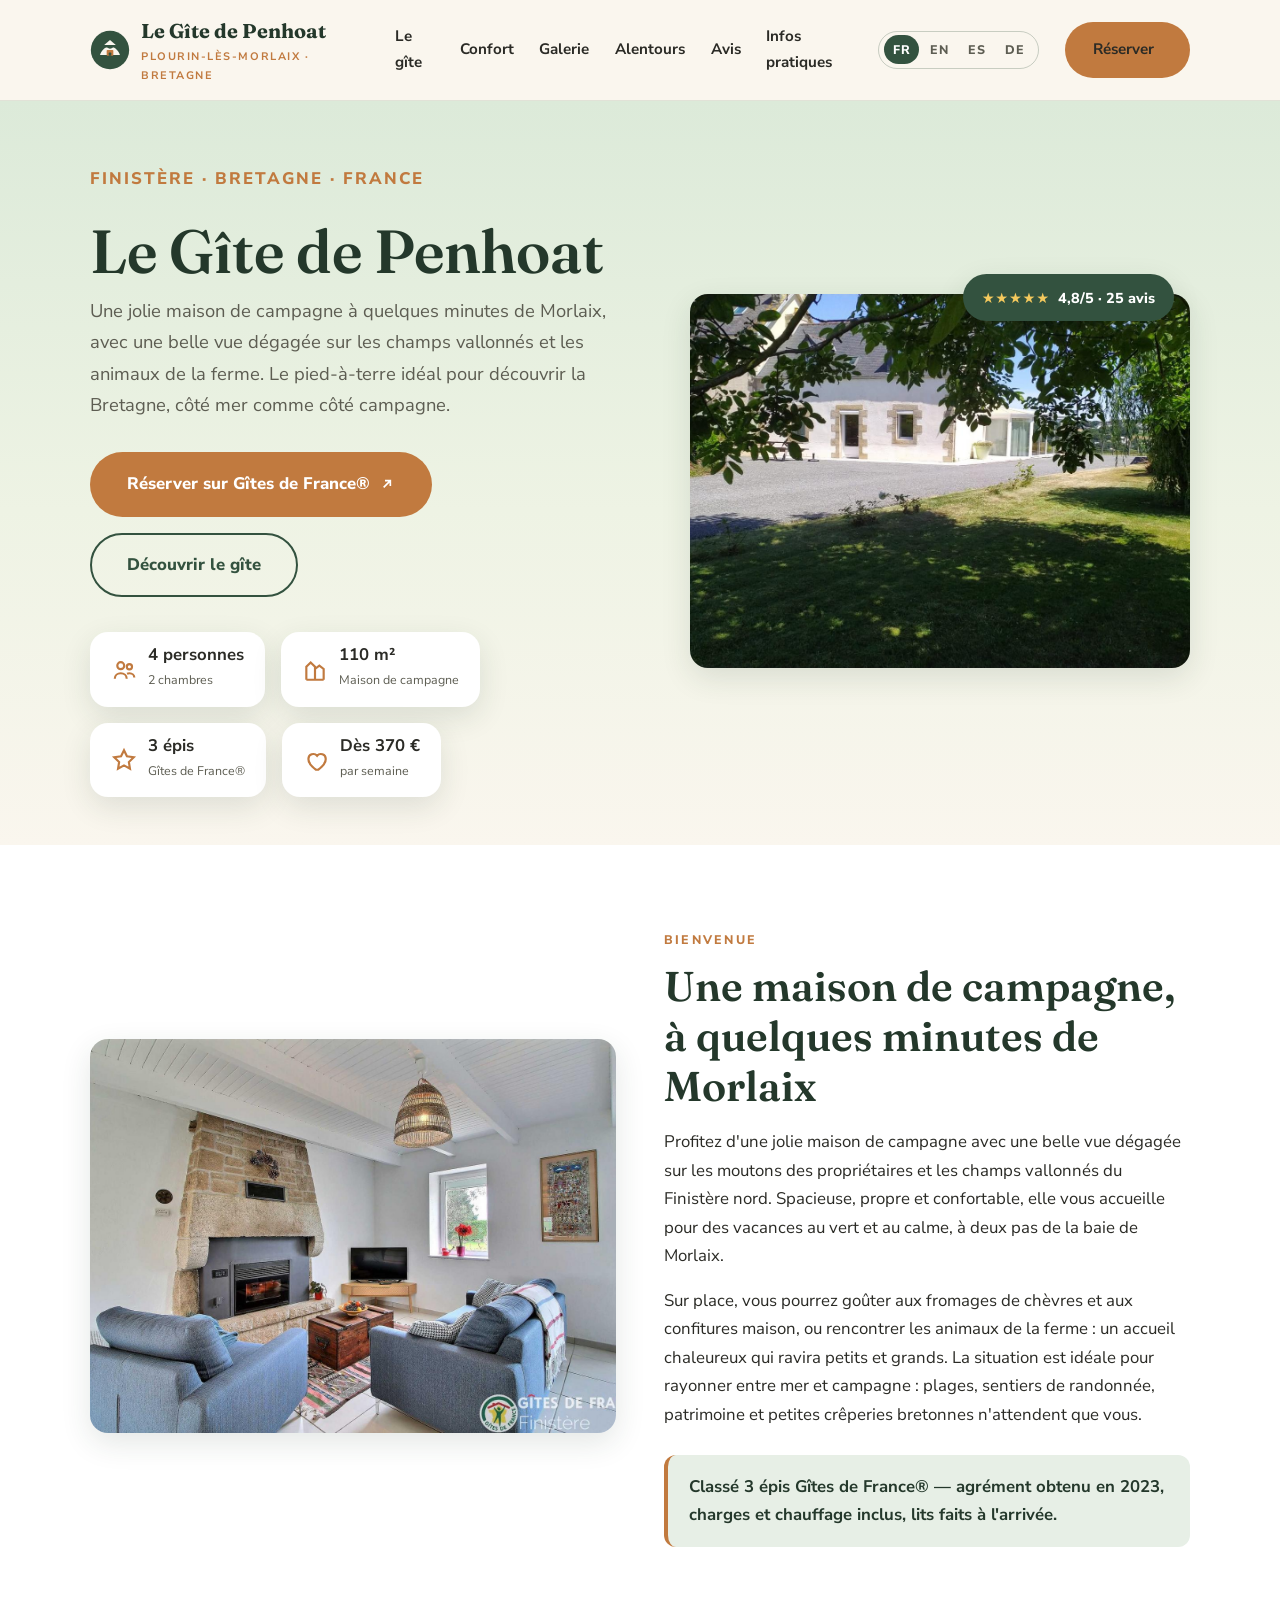
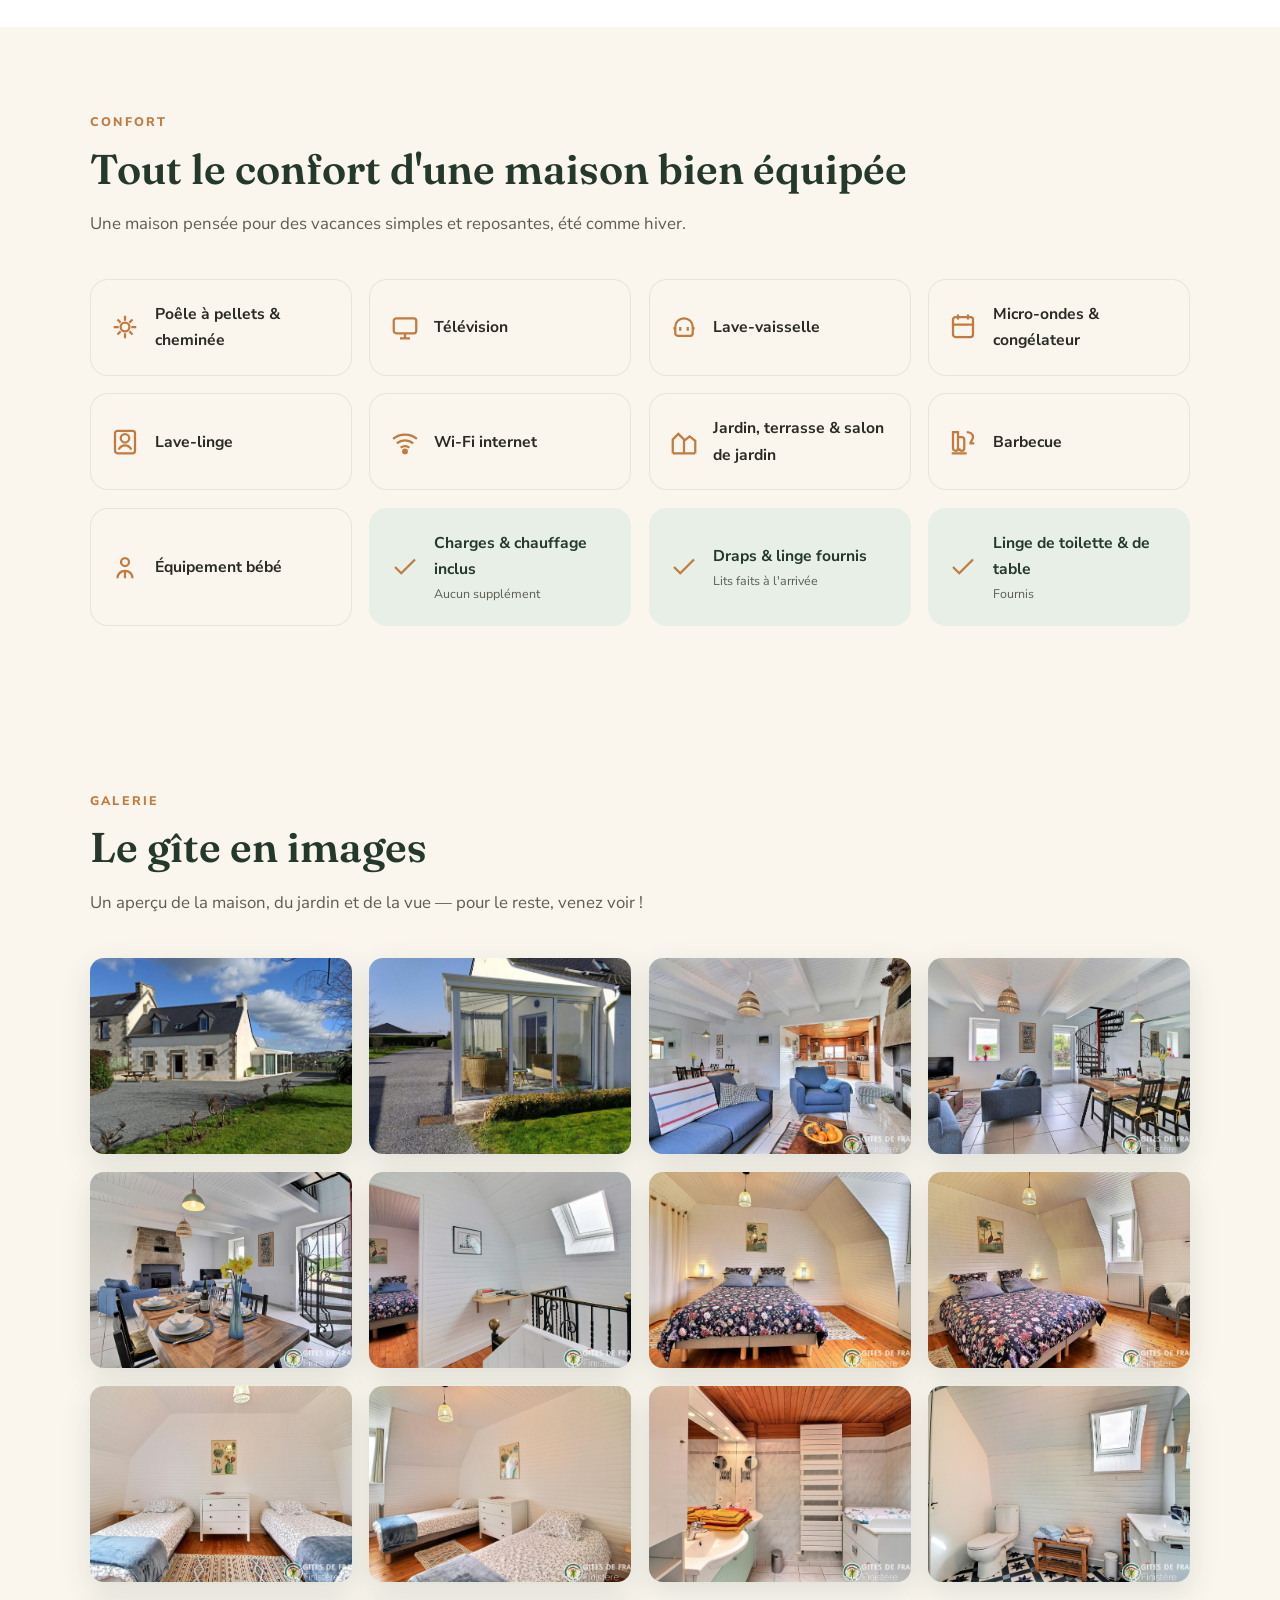
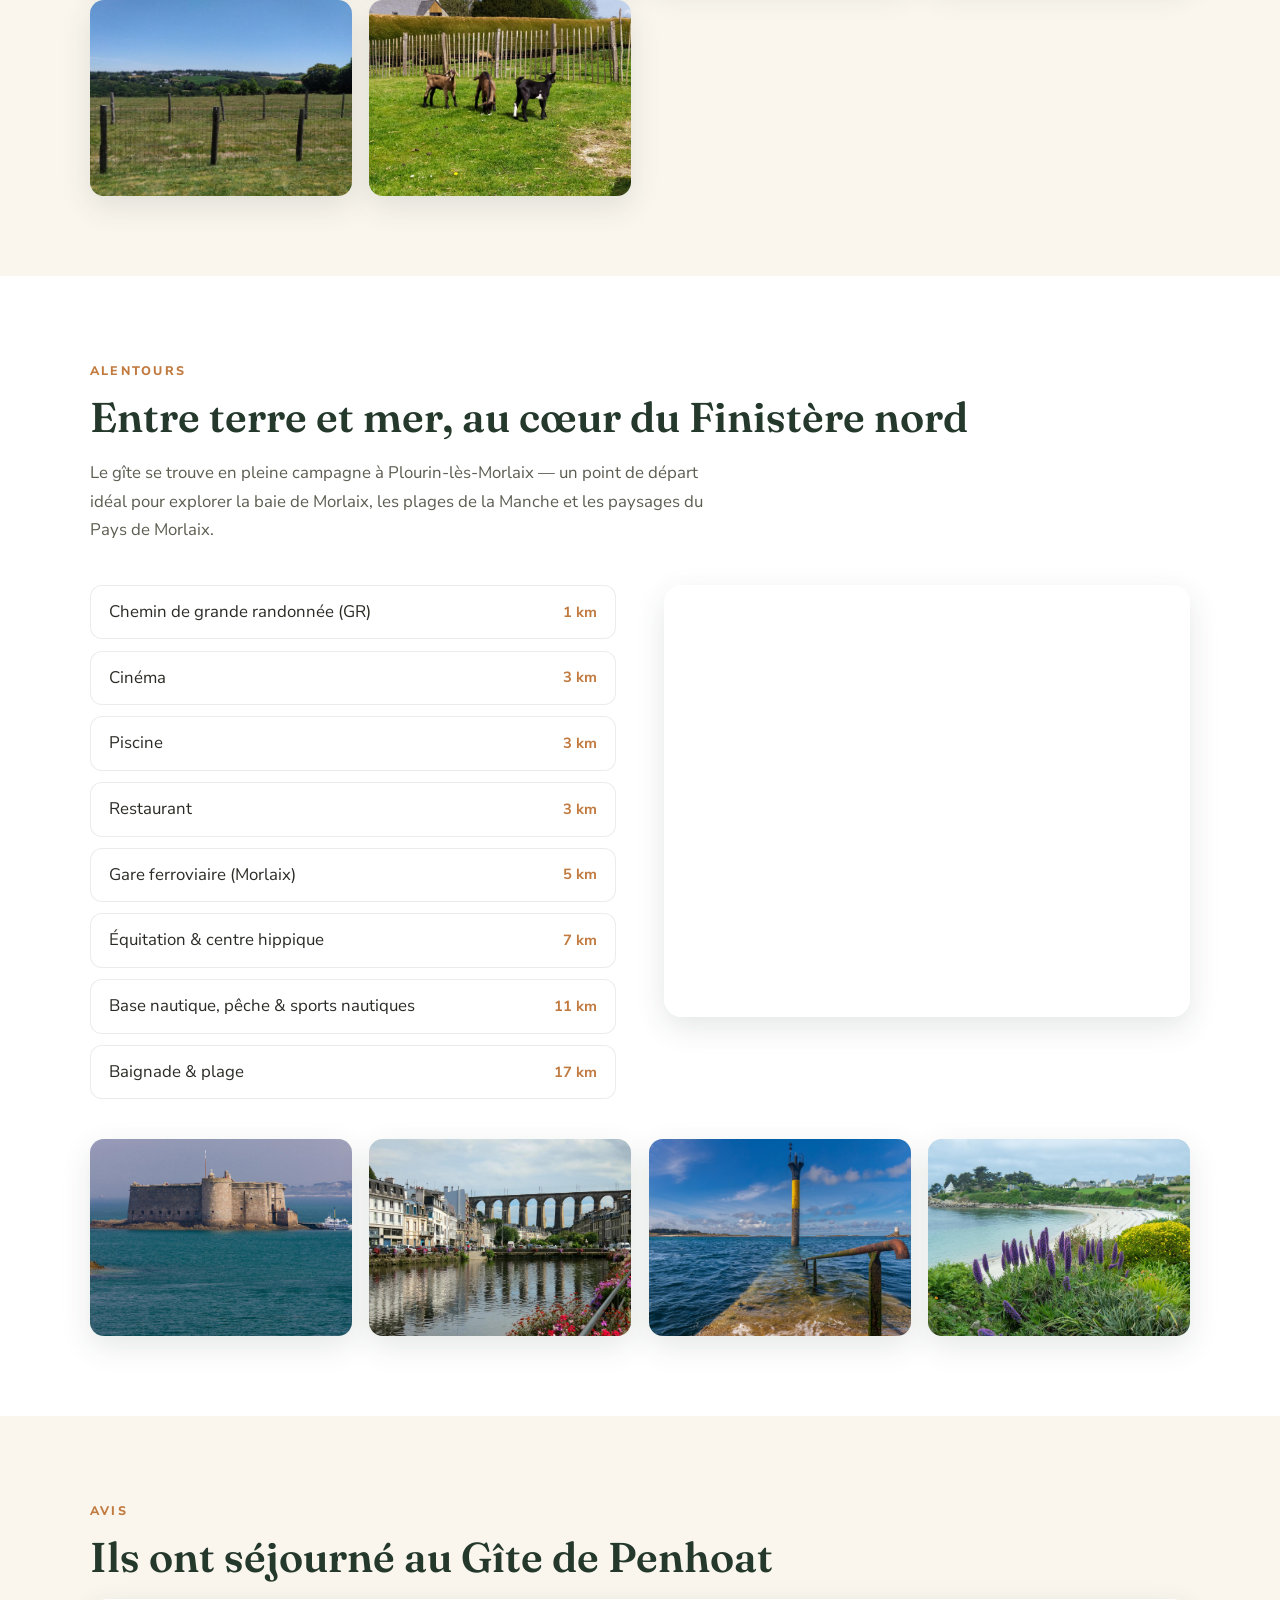
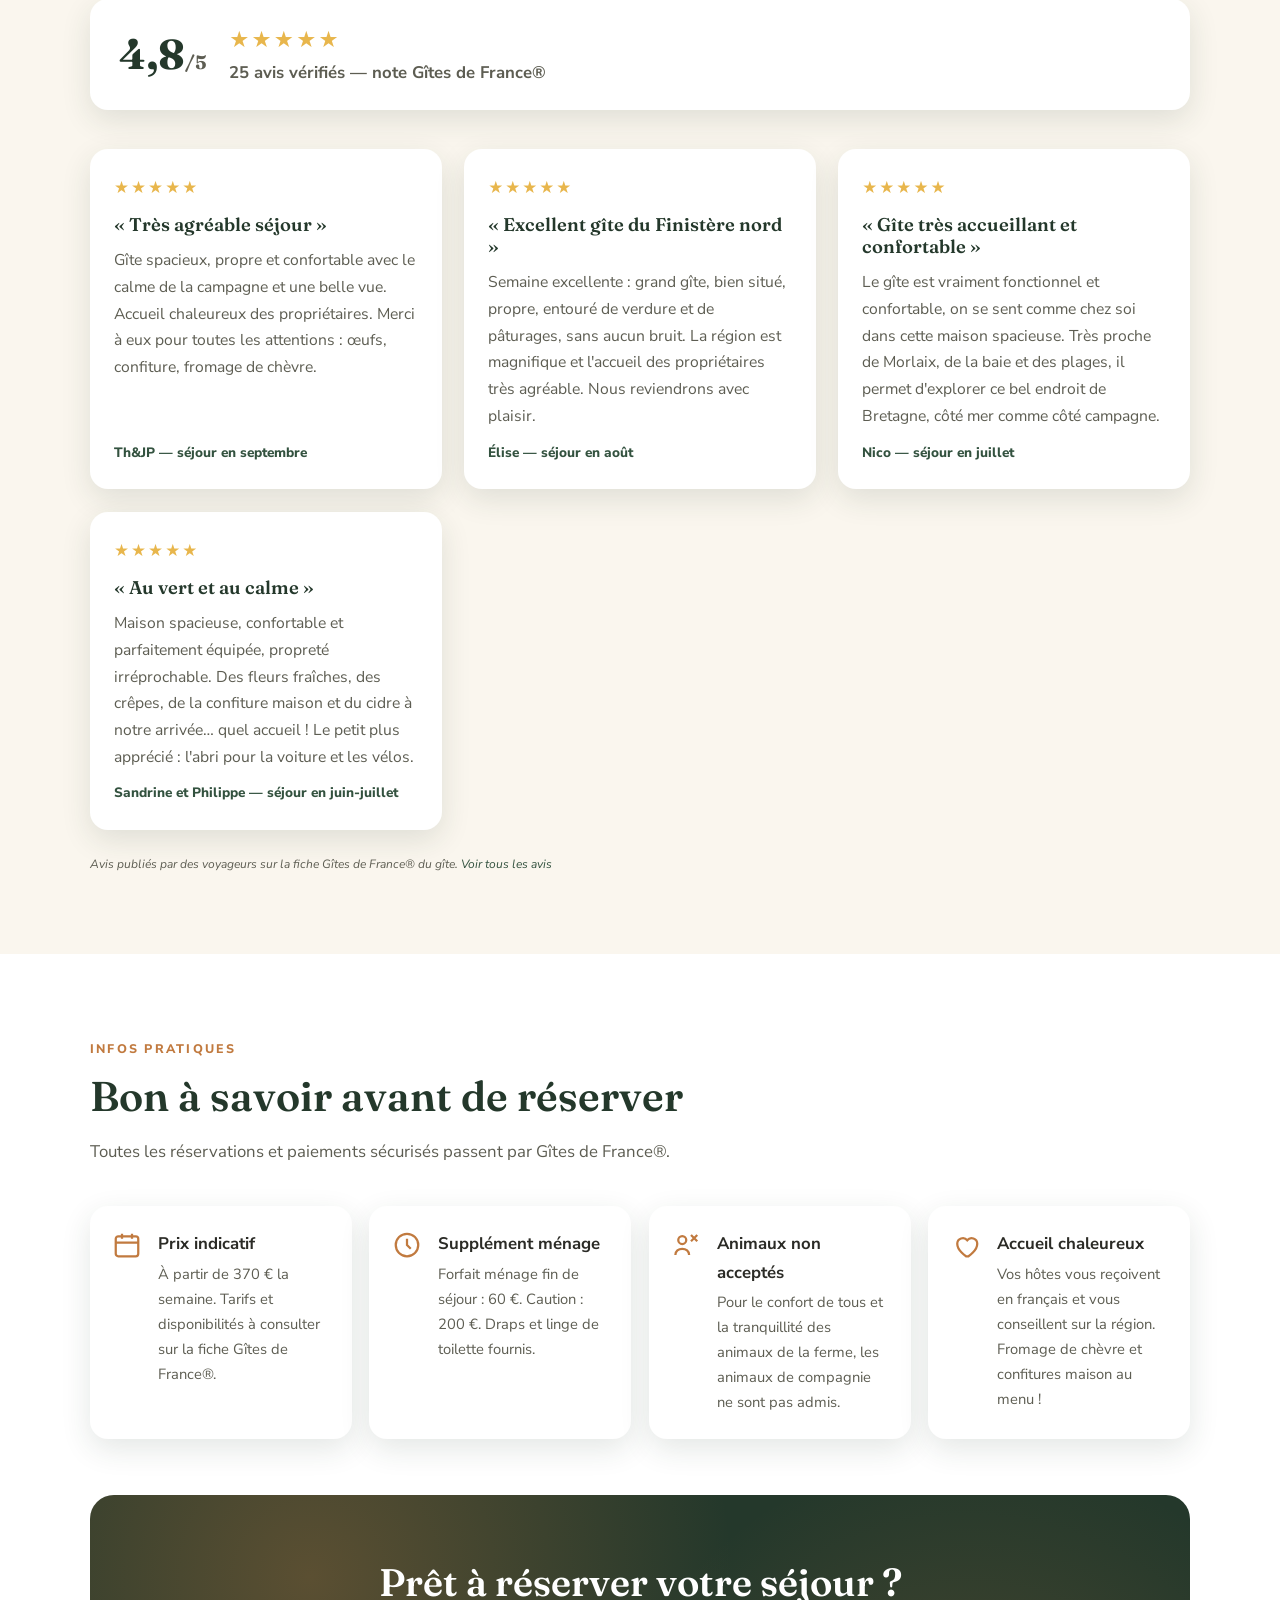
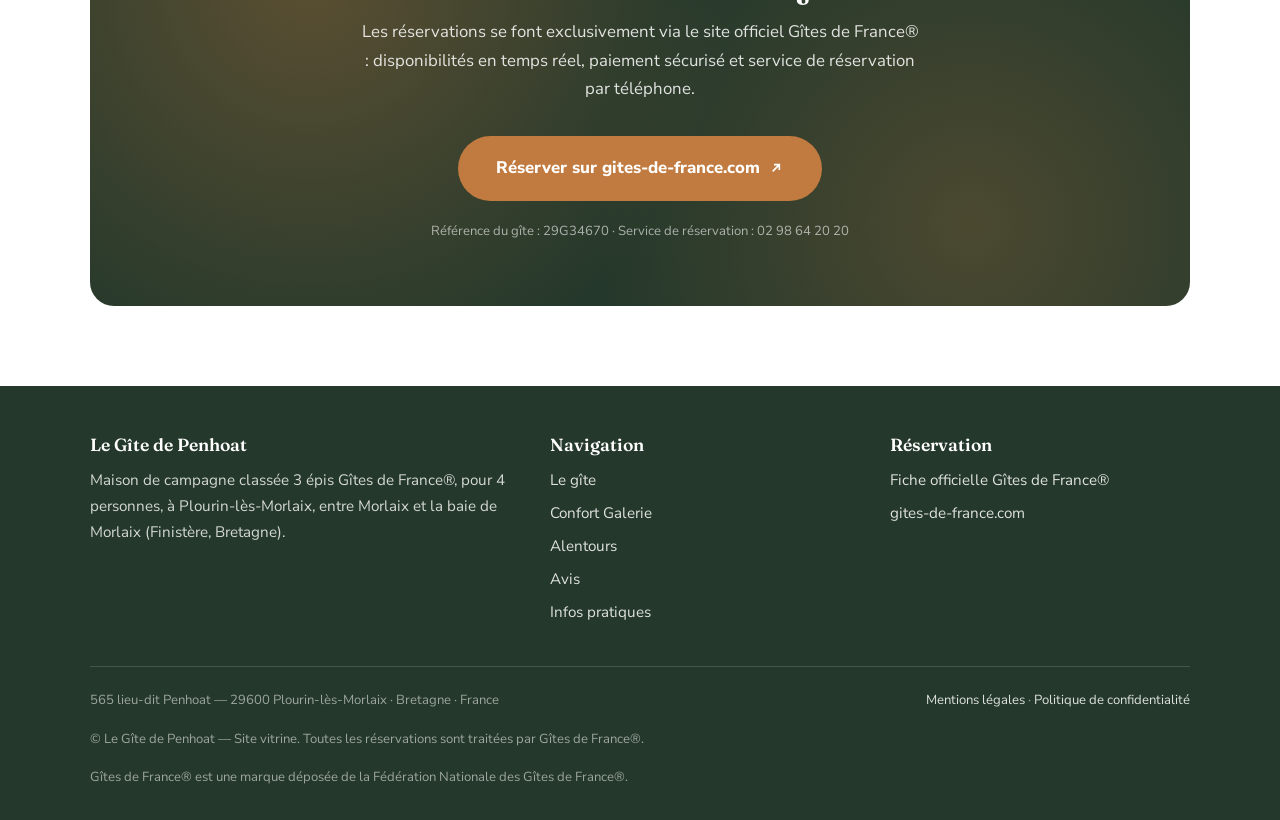
<file: index.html>
<!DOCTYPE html>
<html lang="fr">
<head>
  <meta charset="UTF-8">
  <meta name="viewport" content="width=device-width, initial-scale=1.0">
  <title>Le Gîte de Penhoat — Gîte de campagne à Plourin-lès-Morlaix, Bretagne</title>
  <meta name="description" content="Le Gîte de Penhoat : jolie maison de campagne 3 épis Gîtes de France® pour 4 personnes, à quelques minutes de Morlaix et de la baie de Morlaix, en Finistère (Bretagne). Réservation sur gites-de-france.com.">
  <link rel="alternate" hreflang="fr" href="https://gitedepenhoat.fr/">
  <link rel="alternate" hreflang="en" href="https://gitedepenhoat.fr/en/">
  <link rel="alternate" hreflang="es" href="https://gitedepenhoat.fr/es/">
  <link rel="alternate" hreflang="de" href="https://gitedepenhoat.fr/de/">
  <link rel="preconnect" href="https://fonts.googleapis.com">
  <link rel="preconnect" href="https://fonts.gstatic.com" crossorigin>
  <link href="https://fonts.googleapis.com/css2?family=Fraunces:opsz,wght@9..144,600;9..144,700&family=Nunito+Sans:opsz,wght@6..12,400;6..12,700;6..12,800&display=swap" rel="stylesheet">
  <link rel="stylesheet" href="assets/css/style.css">
  <link rel="icon" href="assets/img/favicon.svg" type="image/svg+xml">

  <script type="application/ld+json">
  {
    "@context": "https://schema.org",
    "@type": "LodgingBusiness",
    "name": "Le Gîte de Penhoat",
    "description": "Gîte de campagne 3 épis Gîtes de France® pour 4 personnes à Plourin-lès-Morlaix, entre terre et mer en Bretagne. Réservation sur gites-de-france.com.",
    "url": "https://gitedepenhoat.fr/",
    "address": {
      "@type": "PostalAddress",
      "streetAddress": "565 lieu-dit Penhoat",
      "addressLocality": "Plourin-lès-Morlaix",
      "postalCode": "29600",
      "addressRegion": "Finistère, Bretagne",
      "addressCountry": "FR"
    },
    "geo": { "@type": "GeoCoordinates", "latitude": 48.555528, "longitude": -3.799222 },
    "inLanguage": "fr",
    "numberOfRooms": 2,
    "occupancy": { "@type": "QuantitativeValue", "maxValue": 4, "unitText": "personnes" },
    "petsAllowed": false,
    "amenityFeature": [
      { "@type": "LocationFeatureSpecification", "name": "Wi-Fi", "value": true },
      { "@type": "LocationFeatureSpecification", "name": "Cheminée", "value": true },
      { "@type": "LocationFeatureSpecification", "name": "Jardin", "value": true },
      { "@type": "LocationFeatureSpecification", "name": "Lave-linge", "value": true },
      { "@type": "LocationFeatureSpecification", "name": "Lave-vaisselle", "value": true }
    ],
    "aggregateRating": {
      "@type": "AggregateRating",
      "ratingValue": "4.8",
      "bestRating": "5",
      "ratingCount": 25
    },
    "isAccessibleForFree": false,
    "potentialAction": {
      "@type": "ReserveAction",
      "target": "https://www.gites-de-france.com/fr/bretagne/finistere/le-gite-de-penhoat-29g34670"
    }
  }
  </script>
</head>
<body>

  <!-- ===== Header ===== -->
  <header class="header" id="top">
    <div class="container header__inner">
      <a class="brand" href="#top">
        <svg class="brand__mark" viewBox="0 0 48 48" fill="none" aria-hidden="true">
          <circle cx="24" cy="24" r="23" fill="#33523f"/>
          <path d="M12 30c2-6 6-9 8-9s2.5 1.5 4 1.5S26.5 21 28 21s6 3 8 9z" fill="#faf6ee"/>
          <rect x="20" y="24" width="8" height="7" rx="1" fill="#c17a3f"/>
          <path d="M24 12l7 6h-14z" fill="#faf6ee"/>
          <rect x="22.5" y="27" width="3" height="4" rx="0.8" fill="#33523f"/>
        </svg>
        <span>Le Gîte de Penhoat<small>Plourin-lès-Morlaix · Bretagne</small></span>
      </a>

      <nav class="nav" id="menu">
        <a href="#gite">Le gîte</a>
        <a href="#confort">Confort</a>
        <a href="#galerie">Galerie</a>
        <a href="#alentours">Alentours</a>
        <a href="#avis">Avis</a>
        <a href="#infos">Infos pratiques</a>
        <div class="lang-switch" aria-label="Choix de la langue">
          <a href="./" aria-current="true" hreflang="fr">FR</a>
          <a href="en/" hreflang="en">EN</a>
          <a href="es/" hreflang="es">ES</a>
          <a href="de/" hreflang="de">DE</a>
        </div>
        <a class="btn btn--primary" href="https://www.gites-de-france.com/fr/bretagne/finistere/le-gite-de-penhoat-29g34670" target="_blank" rel="noopener">
          Réserver
          <svg width="14" height="14" viewBox="0 0 24 24" fill="none" stroke="currentColor" stroke-width="2.5" aria-hidden="true"><path d="M7 17L17 7M9 7h8v8"/></svg>
        </a>
      </nav>

      <button class="nav-toggle" id="navToggle" aria-label="Ouvrir le menu" aria-expanded="false" aria-controls="menu">
        <span></span>
      </button>
    </div>
  </header>

  <main>
    <!-- ===== Hero ===== -->
    <section class="hero">
      <div class="container hero__grid">
        <div>
          <p class="hero__location">Finistère · Bretagne · France</p>
          <h1 class="hero__title">Le Gîte de Penhoat</h1>
          <p class="hero__text">
            Une jolie maison de campagne à quelques minutes de Morlaix, avec une belle vue
            dégagée sur les champs vallonnés et les animaux de la ferme. Le pied-à-terre idéal
            pour découvrir la Bretagne, côté mer comme côté campagne.
          </p>
          <div class="hero__actions">
            <a class="btn btn--primary btn--lg" href="https://www.gites-de-france.com/fr/bretagne/finistere/le-gite-de-penhoat-29g34670" target="_blank" rel="noopener">
              Réserver sur Gîtes de France®
              <svg width="16" height="16" viewBox="0 0 24 24" fill="none" stroke="currentColor" stroke-width="2.5" aria-hidden="true"><path d="M7 17L17 7M9 7h8v8"/></svg>
            </a>
            <a class="btn btn--outline btn--lg" href="#gite">Découvrir le gîte</a>
          </div>
          <div class="hero__stats">
            <div class="stat">
              <svg viewBox="0 0 24 24" fill="none" stroke="#c17a3f" stroke-width="2" aria-hidden="true"><circle cx="9" cy="8" r="3.2"/><path d="M3.5 20c0-3 2.5-5 5.5-5s5.5 2 5.5 5"/><circle cx="17" cy="9" r="2.4"/><path d="M14.8 15.4c.7-.3 1.4-.4 2.2-.4 2.5 0 4.5 1.7 4.5 4"/></svg>
              <div><b>4 personnes</b><span>2 chambres</span></div>
            </div>
            <div class="stat">
              <svg viewBox="0 0 24 24" fill="none" stroke="#c17a3f" stroke-width="2" aria-hidden="true"><path d="M4 21V9l4-4 4 4v12M12 21V11l4-3 4 3v10M4 21h16"/></svg>
              <div><b>110 m²</b><span>Maison de campagne</span></div>
            </div>
            <div class="stat">
              <svg viewBox="0 0 24 24" fill="none" stroke="#c17a3f" stroke-width="2" aria-hidden="true"><path d="M12 3l2.7 5.6 6.3.9-4.5 4.4 1 6.1L12 17l-5.5 3 1-6.1L3 9.5l6.3-.9z"/></svg>
              <div><b>3 épis</b><span>Gîtes de France®</span></div>
            </div>
            <div class="stat">
              <svg viewBox="0 0 24 24" fill="none" stroke="#c17a3f" stroke-width="2" aria-hidden="true"><path d="M12 21s-7-4.5-7-10a4.5 4.5 0 018-2.8A4.5 4.5 0 0121 11c0 5.5-7 10-7 10z"/></svg>
              <div><b>Dès 370 €</b><span>par semaine</span></div>
            </div>
          </div>
        </div>

        <div class="hero__visual">
          <div class="hero__badge"><span class="stars">★★★★★</span> 4,8/5 · 25 avis</div>
          <img class="hero-photo" src="assets/img/445331-1_29G34670_a1877a1d95632f9aefab406850487352.jpg" alt="Le Gîte de Penhoat, maison de campagne avec son jardin à Plourin-lès-Morlaix">
        </div>
      </div>
    </section>

    <!-- ===== Le gîte ===== -->
    <section class="section section--alt" id="gite">
      <div class="container about__grid">
        <div class="about__visual reveal">
          <img src="assets/img/445331-10_29G34670_07c70113501ff7d0c62c78a49d79dd7e.jpg" loading="lazy" alt="Le séjour du gîte avec sa cheminée">
        </div>
        <div class="about__content reveal">
          <span class="section__eyebrow">Bienvenue</span>
          <h2 class="section__title">Une maison de campagne, à quelques minutes de Morlaix</h2>
          <p>
            Profitez d'une jolie maison de campagne avec une belle vue dégagée sur les moutons
            des propriétaires et les champs vallonnés du Finistère nord. Spacieuse, propre et
            confortable, elle vous accueille pour des vacances au vert et au calme, à deux pas
            de la baie de Morlaix.
          </p>
          <p>
            Sur place, vous pourrez goûter aux fromages de chèvres et aux confitures maison,
            ou rencontrer les animaux de la ferme : un accueil chaleureux qui ravira petits
            et grands. La situation est idéale pour rayonner entre mer et campagne : plages,
            sentiers de randonnée, patrimoine et petites crêperies bretonnes n'attendent que vous.
          </p>
          <div class="about__highlight">
            Classé 3 épis Gîtes de France® — agrément obtenu en 2023, charges et chauffage inclus,
            lits faits à l'arrivée.
          </div>
        </div>
      </div>
    </section>

    <!-- ===== Confort ===== -->
    <section class="section" id="confort">
      <div class="container">
        <span class="section__eyebrow">Confort</span>
        <h2 class="section__title">Tout le confort d'une maison bien équipée</h2>
        <p class="section__intro">Une maison pensée pour des vacances simples et reposantes, été comme hiver.</p>

        <div class="amenities__grid">
          <div class="amenity reveal">
            <svg viewBox="0 0 24 24" fill="none" stroke="currentColor" stroke-width="1.8" aria-hidden="true"><path d="M12 3v4M12 17v4M3 12h4M17 12h4M6 6l2.5 2.5M15.5 15.5L18 18M18 6l-2.5 2.5M8.5 15.5L6 18"/><circle cx="12" cy="12" r="3.5"/></svg>
            <b>Poêle à pellets &amp; cheminée</b>
          </div>
          <div class="amenity reveal">
            <svg viewBox="0 0 24 24" fill="none" stroke="currentColor" stroke-width="1.8" aria-hidden="true"><rect x="3" y="5" width="18" height="12" rx="2"/><path d="M8 21h8M12 17v4"/></svg>
            <b>Télévision</b>
          </div>
          <div class="amenity reveal">
            <svg viewBox="0 0 24 24" fill="none" stroke="currentColor" stroke-width="1.8" aria-hidden="true"><path d="M5 12a7 7 0 0114 0v5a2 2 0 01-2 2H7a2 2 0 01-2-2zM5 13H3.5M20.5 13H19M9 12v3M15 12v3"/></svg>
            <b>Lave-vaisselle</b>
          </div>
          <div class="amenity reveal">
            <svg viewBox="0 0 24 24" fill="none" stroke="currentColor" stroke-width="1.8" aria-hidden="true"><rect x="4" y="4" width="16" height="16" rx="2"/><path d="M8 2v4M16 2v4M4 10h16"/></svg>
            <b>Micro-ondes &amp; congélateur</b>
          </div>
          <div class="amenity reveal">
            <svg viewBox="0 0 24 24" fill="none" stroke="currentColor" stroke-width="1.8" aria-hidden="true"><rect x="4" y="3" width="16" height="18" rx="2"/><circle cx="12" cy="9" r="3.4"/><path d="M7 18c1-2.2 3-3.4 5-3.4s4 1.2 5 3.4"/></svg>
            <b>Lave-linge</b>
          </div>
          <div class="amenity reveal">
            <svg viewBox="0 0 24 24" fill="none" stroke="currentColor" stroke-width="1.8" aria-hidden="true"><path d="M2.5 9.5a15 15 0 0119 0M5.5 13a10.5 10.5 0 0113 0M8.5 16.5a6 6 0 017 0"/><circle cx="12" cy="19.5" r="1.4" fill="currentColor"/></svg>
            <b>Wi-Fi internet</b>
          </div>
          <div class="amenity reveal">
            <svg viewBox="0 0 24 24" fill="none" stroke="currentColor" stroke-width="1.8" aria-hidden="true"><path d="M3 21V10l4.5-4.5L12 10v11M12 21V11l4.5-3.5L21 11v10M3 21h18"/></svg>
            <b>Jardin, terrasse &amp; salon de jardin</b>
          </div>
          <div class="amenity reveal">
            <svg viewBox="0 0 24 24" fill="none" stroke="currentColor" stroke-width="1.8" aria-hidden="true"><path d="M4 4h4v13a2 2 0 01-2 2 2 2 0 01-2-2zM8 8h3a2 2 0 012 2v7a2 2 0 01-2 2 2 2 0 01-2-2M3 21h12M15 4c2.5 0 5 1.5 5 4s-2 3.5-2 5h3"/></svg>
            <b>Barbecue</b>
          </div>
          <div class="amenity reveal">
            <svg viewBox="0 0 24 24" fill="none" stroke="currentColor" stroke-width="1.8" aria-hidden="true"><circle cx="12" cy="8" r="3.2"/><path d="M6 21c0-3.5 2.6-6 6-6s6 2.5 6 6M12 15v6"/></svg>
            <b>Équipement bébé</b>
          </div>
          <div class="amenity amenity--included reveal">
            <svg viewBox="0 0 24 24" fill="none" stroke="currentColor" stroke-width="1.8" aria-hidden="true"><path d="M20 6L9 17l-5-5"/></svg>
            <div><b>Charges &amp; chauffage inclus</b><span>Aucun supplément</span></div>
          </div>
          <div class="amenity amenity--included reveal">
            <svg viewBox="0 0 24 24" fill="none" stroke="currentColor" stroke-width="1.8" aria-hidden="true"><path d="M20 6L9 17l-5-5"/></svg>
            <div><b>Draps &amp; linge fournis</b><span>Lits faits à l'arrivée</span></div>
          </div>
          <div class="amenity amenity--included reveal">
            <svg viewBox="0 0 24 24" fill="none" stroke="currentColor" stroke-width="1.8" aria-hidden="true"><path d="M20 6L9 17l-5-5"/></svg>
            <div><b>Linge de toilette &amp; de table</b><span>Fournis</span></div>
          </div>
        </div>
      </div>
    </section>

    
    <!-- ===== Galerie ===== -->
    <section class="section" id="galerie">
      <div class="container">
        <span class="section__eyebrow">Galerie</span>
        <h2 class="section__title">Le gîte en images</h2>
        <p class="section__intro">Un aperçu de la maison, du jardin et de la vue — pour le reste, venez voir !</p>
        <div class="gallery">
          <figure class="gallery__item reveal">
            <img src="assets/img/445331-2_29G34670_da28d4f0a7532b4d40dcc97918d48cba.jpg" loading="lazy" alt="La façade du gîte">
            <figcaption>La façade du gîte</figcaption>
          </figure>
          <figure class="gallery__item reveal">
            <img src="assets/img/445331-4_29G34670_3af0cc1334cf83dcc9104acedd21a04a.jpg" loading="lazy" alt="La terrasse">
            <figcaption>La terrasse</figcaption>
          </figure>
          <figure class="gallery__item reveal">
            <img src="assets/img/445331-9_29G34670_508c0cb157bdef708222b9f815b9a261.jpg" loading="lazy" alt="Le séjour et sa cheminée">
            <figcaption>Le séjour et sa cheminée</figcaption>
          </figure>
          <figure class="gallery__item reveal">
            <img src="assets/img/445331-11_29G34670_595d47309f26e80ff2aae0bebb3ee3cf.jpg" loading="lazy" alt="Le coin repas">
            <figcaption>Le coin repas</figcaption>
          </figure>
          <figure class="gallery__item reveal">
            <img src="assets/img/445331-12_29G34670_f45ae9b705f04b7f96d32dd5cd57ab38.jpg" loading="lazy" alt="La cuisine">
            <figcaption>La cuisine</figcaption>
          </figure>
          <figure class="gallery__item reveal">
            <img src="assets/img/445331-14_29G34670_b9786c7bd0013a84ef10a09757c6bcb8.jpg" loading="lazy" alt="Une chambre">
            <figcaption>Une chambre</figcaption>
          </figure>
          <figure class="gallery__item reveal">
            <img src="assets/img/445331-15_29G34670_1e03e9a22f0e5697ab7eda43cec6d038.jpg" loading="lazy" alt="Une chambre">
            <figcaption>Une chambre</figcaption>
          </figure>
          <figure class="gallery__item reveal">
            <img src="assets/img/445331-16_29G34670_568c3ac12731eb76797459ec7dfb73cf.jpg" loading="lazy" alt="Une chambre">
            <figcaption>Une chambre</figcaption>
          </figure>
          <figure class="gallery__item reveal">
            <img src="assets/img/445331-18_29G34670_19d5291e33ceb8896a63a41d432e37ff.jpg" loading="lazy" alt="Une chambre">
            <figcaption>Une chambre</figcaption>
          </figure>
          <figure class="gallery__item reveal">
            <img src="assets/img/445331-19_29G34670_880293424aead9f3c84e0905d61178b4.jpg" loading="lazy" alt="Une chambre">
            <figcaption>Une chambre</figcaption>
          </figure>
          <figure class="gallery__item reveal">
            <img src="assets/img/445331-13_29G34670_a7401d60c7ffd1bef7b037bb3b6a6e87.jpg" loading="lazy" alt="La salle de bain">
            <figcaption>La salle de bain</figcaption>
          </figure>
          <figure class="gallery__item reveal">
            <img src="assets/img/445331-17_29G34670_644e4f74867e7bfef6c792153294c2b8.jpg" loading="lazy" alt="La salle de bain">
            <figcaption>La salle de bain</figcaption>
          </figure>
          <figure class="gallery__item reveal">
            <img src="assets/img/445331-6_29G34670_59c07fe735e6522c13b8f55d4693563a.jpg" loading="lazy" alt="Vue sur la campagne">
            <figcaption>Vue sur la campagne</figcaption>
          </figure>
          <figure class="gallery__item reveal">
            <img src="assets/img/445331-26_29G34670_6a025ea637e008447c1741cb72a5bda7.jpg" loading="lazy" alt="Les chèvres de la ferme">
            <figcaption>Les chèvres de la ferme</figcaption>
          </figure>
        </div>
      </div>
    </section>

    <!-- ===== Alentours ===== -->
    <section class="section section--alt" id="alentours">
      <div class="container">
        <span class="section__eyebrow">Alentours</span>
        <h2 class="section__title">Entre terre et mer, au cœur du Finistère nord</h2>
        <p class="section__intro">
          Le gîte se trouve en pleine campagne à Plourin-lès-Morlaix —
          un point de départ idéal pour explorer la baie de Morlaix, les plages de la Manche et les
          paysages du Pays de Morlaix.
        </p>

        <div class="around__grid">
          <ul class="distances reveal">
            <li>Chemin de grande randonnée (GR) <span>1 km</span></li>
            <li>Cinéma <span>3 km</span></li>
            <li>Piscine <span>3 km</span></li>
            <li>Restaurant <span>3 km</span></li>
            <li>Gare ferroviaire (Morlaix) <span>5 km</span></li>
            <li>Équitation &amp; centre hippique <span>7 km</span></li>
            <li>Base nautique, pêche &amp; sports nautiques <span>11 km</span></li>
            <li>Baignade &amp; plage <span>17 km</span></li>
          </ul>
          <div class="map-frame reveal">
            <iframe
              title="Carte : Plourin-lès-Morlaix, Finistère"
              src="https://www.openstreetmap.org/export/embed.html?bbox=-3.8062%2C48.5505%2C-3.7922%2C48.5605&amp;layer=mapnik&amp;marker=48.555528%2C-3.799222"
              loading="lazy"
              referrerpolicy="no-referrer-when-downgrade"></iframe>
          </div>
        </div>

        <div class="region-photos">
          <figure class="region-card reveal">
            <img src="assets/img/445331-23_29G34670_6e4526a48b16445fa5c337262cbfc54e.jpg" loading="lazy" alt="La baie de Morlaix">
            <figcaption>La baie de Morlaix</figcaption>
          </figure>
          <figure class="region-card reveal">
            <img src="assets/img/445331-25_29G34670_fc160c900fbd56bc013f60551e28f043.jpg" loading="lazy" alt="Le viaduc de Morlaix">
            <figcaption>Le viaduc de Morlaix</figcaption>
          </figure>
          <figure class="region-card reveal">
            <img src="assets/img/445331-27_29G34670_e258c7b89f95b803322737d1d8765167.jpg" loading="lazy" alt="Le littoral breton">
            <figcaption>Le littoral breton</figcaption>
          </figure>
          <figure class="region-card reveal">
            <img src="assets/img/445331-28_29G34670_a8f840a4a7abdaea83a293df5d700f73.jpg" loading="lazy" alt="Les plages à 17 km">
            <figcaption>Les plages à 17 km</figcaption>
          </figure>
        </div>
      </div>
    </section>

    <!-- ===== Avis ===== -->
    <section class="section" id="avis">
      <div class="container">
        <span class="section__eyebrow">Avis</span>
        <h2 class="section__title">Ils ont séjourné au Gîte de Penhoat</h2>

        <div class="rating-summary reveal">
          <div class="rating-summary__score">4,8<small>/5</small></div>
          <div>
            <div class="rating-summary__stars" aria-hidden="true">★★★★★</div>
            <div class="rating-summary__count">25 avis vérifiés — note Gîtes de France®</div>
          </div>
        </div>

        <div class="reviews__grid">
          <article class="review reveal">
            <div class="review__stars" aria-label="5 sur 5">★★★★★</div>
            <h3>« Très agréable séjour »</h3>
            <p>
              Gîte spacieux, propre et confortable avec le calme de la campagne et une belle vue.
              Accueil chaleureux des propriétaires. Merci à eux pour toutes les attentions :
              œufs, confiture, fromage de chèvre.
            </p>
            <div class="review__author">Th&amp;JP — séjour en septembre</div>
          </article>

          <article class="review reveal">
            <div class="review__stars" aria-label="5 sur 5">★★★★★</div>
            <h3>« Excellent gîte du Finistère nord »</h3>
            <p>
              Semaine excellente : grand gîte, bien situé, propre, entouré de verdure et de
              pâturages, sans aucun bruit. La région est magnifique et l'accueil des
              propriétaires très agréable. Nous reviendrons avec plaisir.
            </p>
            <div class="review__author">Élise — séjour en août</div>
          </article>

          <article class="review reveal">
            <div class="review__stars" aria-label="5 sur 5">★★★★★</div>
            <h3>« Gîte très accueillant et confortable »</h3>
            <p>
              Le gîte est vraiment fonctionnel et confortable, on se sent comme chez soi dans
              cette maison spacieuse. Très proche de Morlaix, de la baie et des plages, il permet
              d'explorer ce bel endroit de Bretagne, côté mer comme côté campagne.
            </p>
            <div class="review__author">Nico — séjour en juillet</div>
          </article>

          <article class="review reveal">
            <div class="review__stars" aria-label="5 sur 5">★★★★★</div>
            <h3>« Au vert et au calme »</h3>
            <p>
              Maison spacieuse, confortable et parfaitement équipée, propreté irréprochable.
              Des fleurs fraîches, des crêpes, de la confiture maison et du cidre à notre arrivée…
              quel accueil ! Le petit plus apprécié : l'abri pour la voiture et les vélos.
            </p>
            <div class="review__author">Sandrine et Philippe — séjour en juin-juillet</div>
          </article>
        </div>

        <p class="review__note" style="margin-top:1.5rem">
          Avis publiés par des voyageurs sur la fiche Gîtes de France® du gîte.
          <a href="https://www.gites-de-france.com/fr/bretagne/finistere/le-gite-de-penhoat-29g34670" target="_blank" rel="noopener">Voir tous les avis</a>
        </p>
      </div>
    </section>

    <!-- ===== Infos pratiques + CTA ===== -->
    <section class="section section--alt" id="infos">
      <div class="container">
        <span class="section__eyebrow">Infos pratiques</span>
        <h2 class="section__title">Bon à savoir avant de réserver</h2>
        <p class="section__intro">Toutes les réservations et paiements sécurisés passent par Gîtes de France®.</p>

        <div class="practical">
          <div class="practical__card reveal">
            <svg viewBox="0 0 24 24" fill="none" stroke="currentColor" stroke-width="1.8" aria-hidden="true"><rect x="3" y="5" width="18" height="16" rx="2"/><path d="M3 10h18M8 3v4M16 3v4"/></svg>
            <div>
              <b>Prix indicatif</b>
              <p>À partir de 370 € la semaine. Tarifs et disponibilités à consulter sur la fiche Gîtes de France®.</p>
            </div>
          </div>
          <div class="practical__card reveal">
            <svg viewBox="0 0 24 24" fill="none" stroke="currentColor" stroke-width="1.8" aria-hidden="true"><circle cx="12" cy="12" r="9"/><path d="M12 7v5l3 3"/></svg>
            <div>
              <b>Supplément ménage</b>
              <p>Forfait ménage fin de séjour : 60 €. Caution : 200 €. Draps et linge de toilette fournis.</p>
            </div>
          </div>
          <div class="practical__card reveal">
            <svg viewBox="0 0 24 24" fill="none" stroke="currentColor" stroke-width="1.8" aria-hidden="true"><circle cx="9" cy="8" r="3.2"/><path d="M3.5 20c0-3 2.5-5 5.5-5s5.5 2 5.5 5"/><path d="M16 4l5 5M21 4l-5 5"/></svg>
            <div>
              <b>Animaux non acceptés</b>
              <p>Pour le confort de tous et la tranquillité des animaux de la ferme, les animaux de compagnie ne sont pas admis.</p>
            </div>
          </div>
          <div class="practical__card reveal">
            <svg viewBox="0 0 24 24" fill="none" stroke="currentColor" stroke-width="1.8" aria-hidden="true"><path d="M12 21s-7-4.5-7-10a4.5 4.5 0 018-2.8A4.5 4.5 0 0121 11c0 5.5-7 10-7 10z"/></svg>
            <div>
              <b>Accueil chaleureux</b>
              <p>Vos hôtes vous reçoivent en français et vous conseillent sur la région. Fromage de chèvre et confitures maison au menu !</p>
            </div>
          </div>
        </div>

        <div class="cta-band reveal">
          <h2>Prêt à réserver votre séjour ?</h2>
          <p>
            Les réservations se font exclusivement via le site officiel Gîtes de France® :
            disponibilités en temps réel, paiement sécurisé et service de réservation par téléphone.
          </p>
          <a class="btn btn--primary btn--lg" href="https://www.gites-de-france.com/fr/bretagne/finistere/le-gite-de-penhoat-29g34670" target="_blank" rel="noopener">
            Réserver sur gites-de-france.com
            <svg width="16" height="16" viewBox="0 0 24 24" fill="none" stroke="currentColor" stroke-width="2.5" aria-hidden="true"><path d="M7 17L17 7M9 7h8v8"/></svg>
          </a>
          <div class="cta-band__note">Référence du gîte : 29G34670 · Service de réservation : 02 98 64 20 20</div>
        </div>
      </div>
    </section>
  </main>

  <!-- ===== Footer ===== -->
  <footer class="footer">
    <div class="container">
      <div class="footer__grid">
        <div>
          <h3>Le Gîte de Penhoat</h3>
          <p>
            Maison de campagne classée 3 épis Gîtes de France®, pour 4 personnes,
            à Plourin-lès-Morlaix, entre Morlaix et la baie de Morlaix (Finistère, Bretagne).
          </p>
        </div>
        <div>
          <h3>Navigation</h3>
          <ul>
            <li><a href="#gite">Le gîte</a></li>
            <li><a href="#confort">Confort</a>
        <a href="#galerie">Galerie</a></li>
            <li><a href="#alentours">Alentours</a></li>
            <li><a href="#avis">Avis</a></li>
            <li><a href="#infos">Infos pratiques</a></li>
          </ul>
        </div>
        <div>
          <h3>Réservation</h3>
          <ul>
            <li><a href="https://www.gites-de-france.com/fr/bretagne/finistere/le-gite-de-penhoat-29g34670" target="_blank" rel="noopener">Fiche officielle Gîtes de France®</a></li>
            <li><a href="https://www.gites-de-france.com" target="_blank" rel="noopener">gites-de-france.com</a></li>
          </ul>
        </div>
      </div>
      <div class="footer__bottom">
        <span>565 lieu-dit Penhoat — 29600 Plourin-lès-Morlaix · Bretagne · France</span>
        <span> <a href="mentions-legales.html">Mentions légales</a> · <a href="politique-de-confidentialite.html">Politique de confidentialité</a></span>
        <span>© Le Gîte de Penhoat — Site vitrine. Toutes les réservations sont traitées par Gîtes de France®.</span>
        <span>Gîtes de France® est une marque déposée de la Fédération Nationale des Gîtes de France®.</span>
      </div>
    </div>
  </footer>

  <!-- Bandeau CTA mobile -->
  <div class="mobile-cta">
    <a href="https://www.gites-de-france.com/fr/bretagne/finistere/le-gite-de-penhoat-29g34670" target="_blank" rel="noopener">Réserver sur Gîtes de France®</a>
  </div>

  <script src="assets/js/main.js"></script>
</body>
</html>
</file>
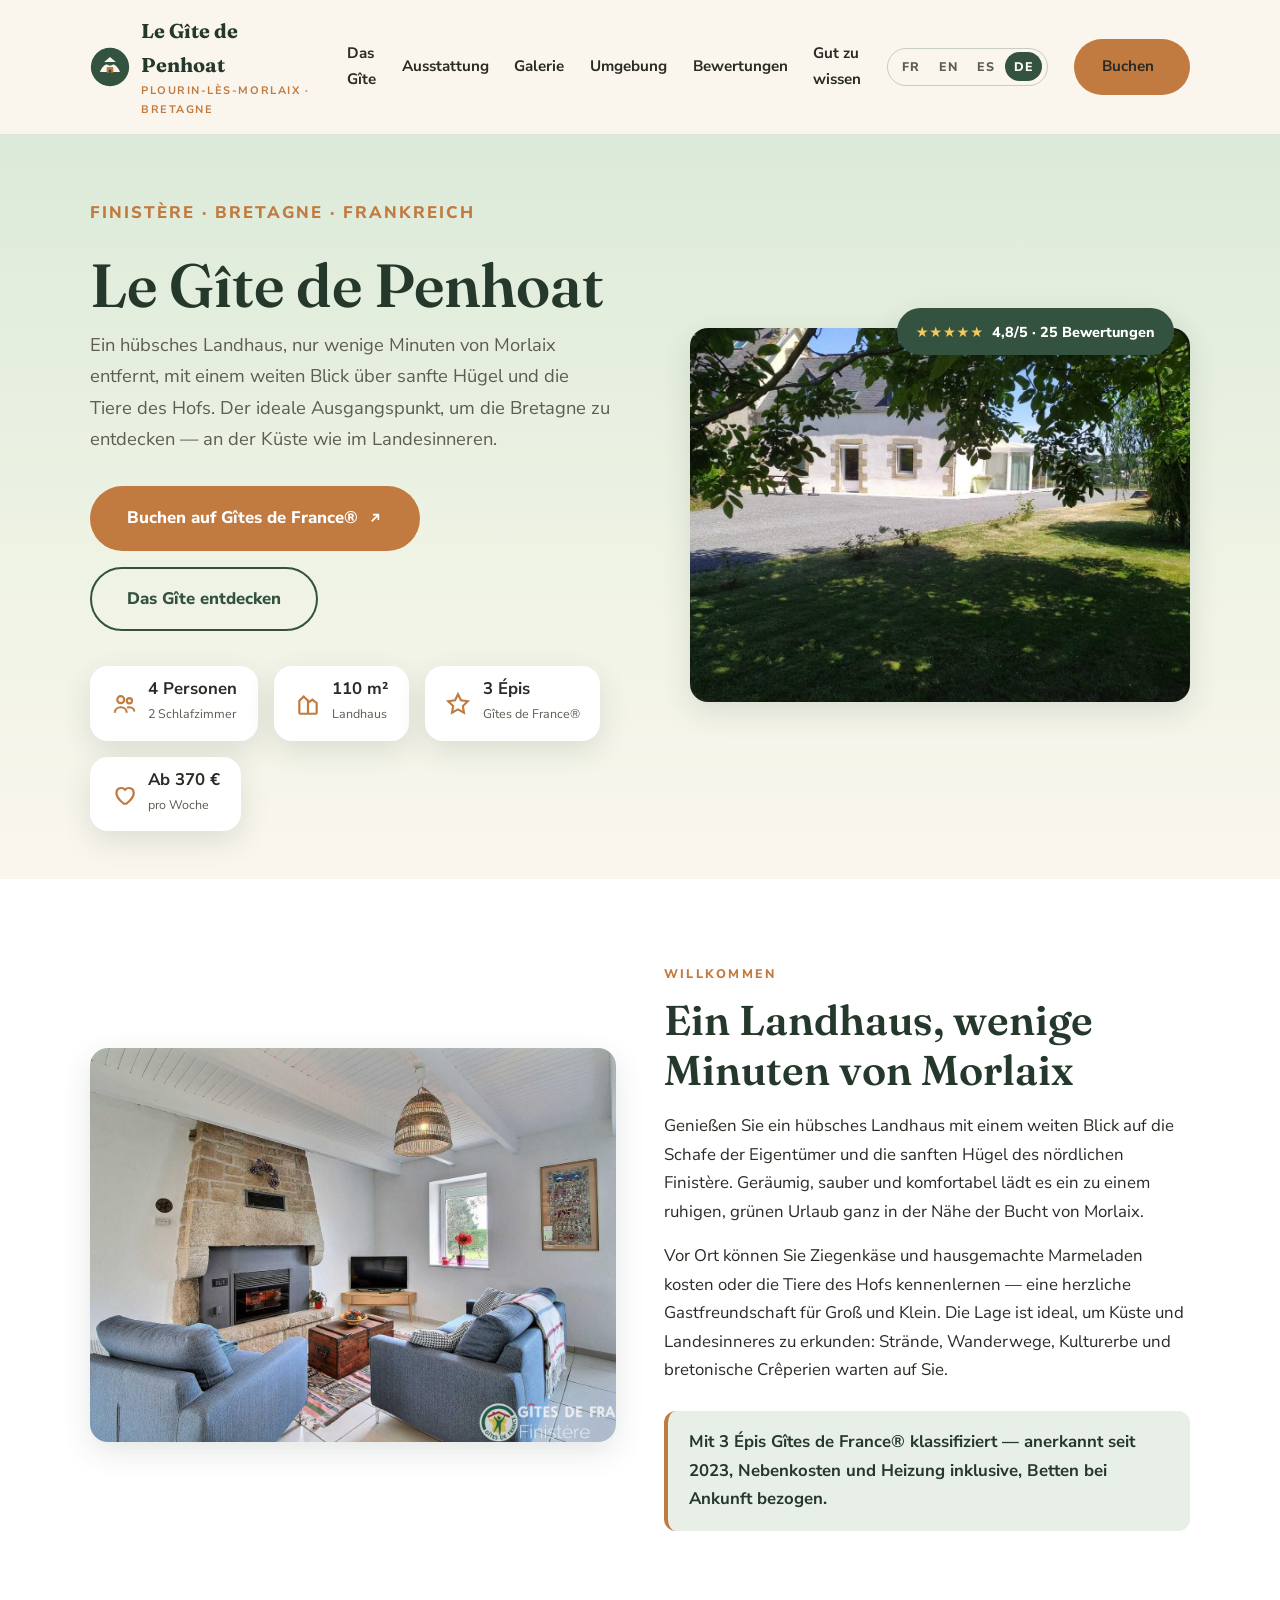
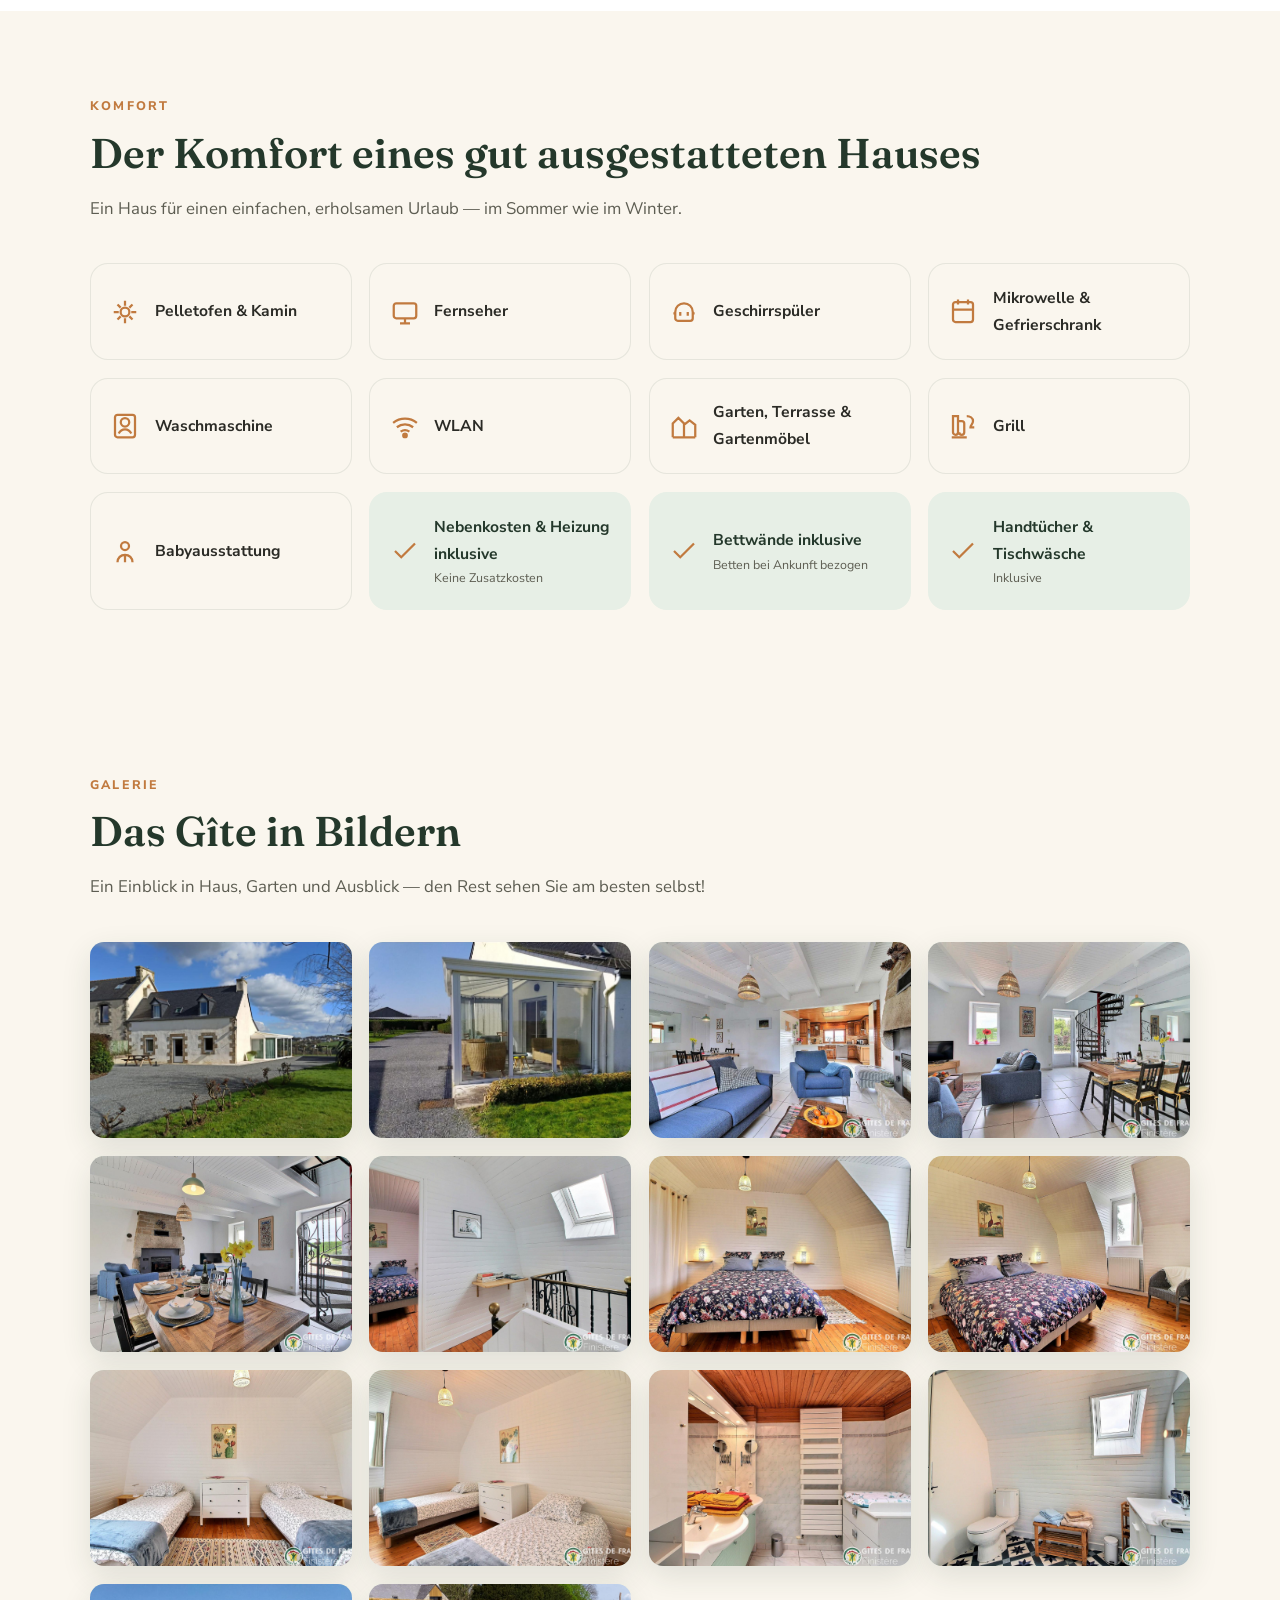
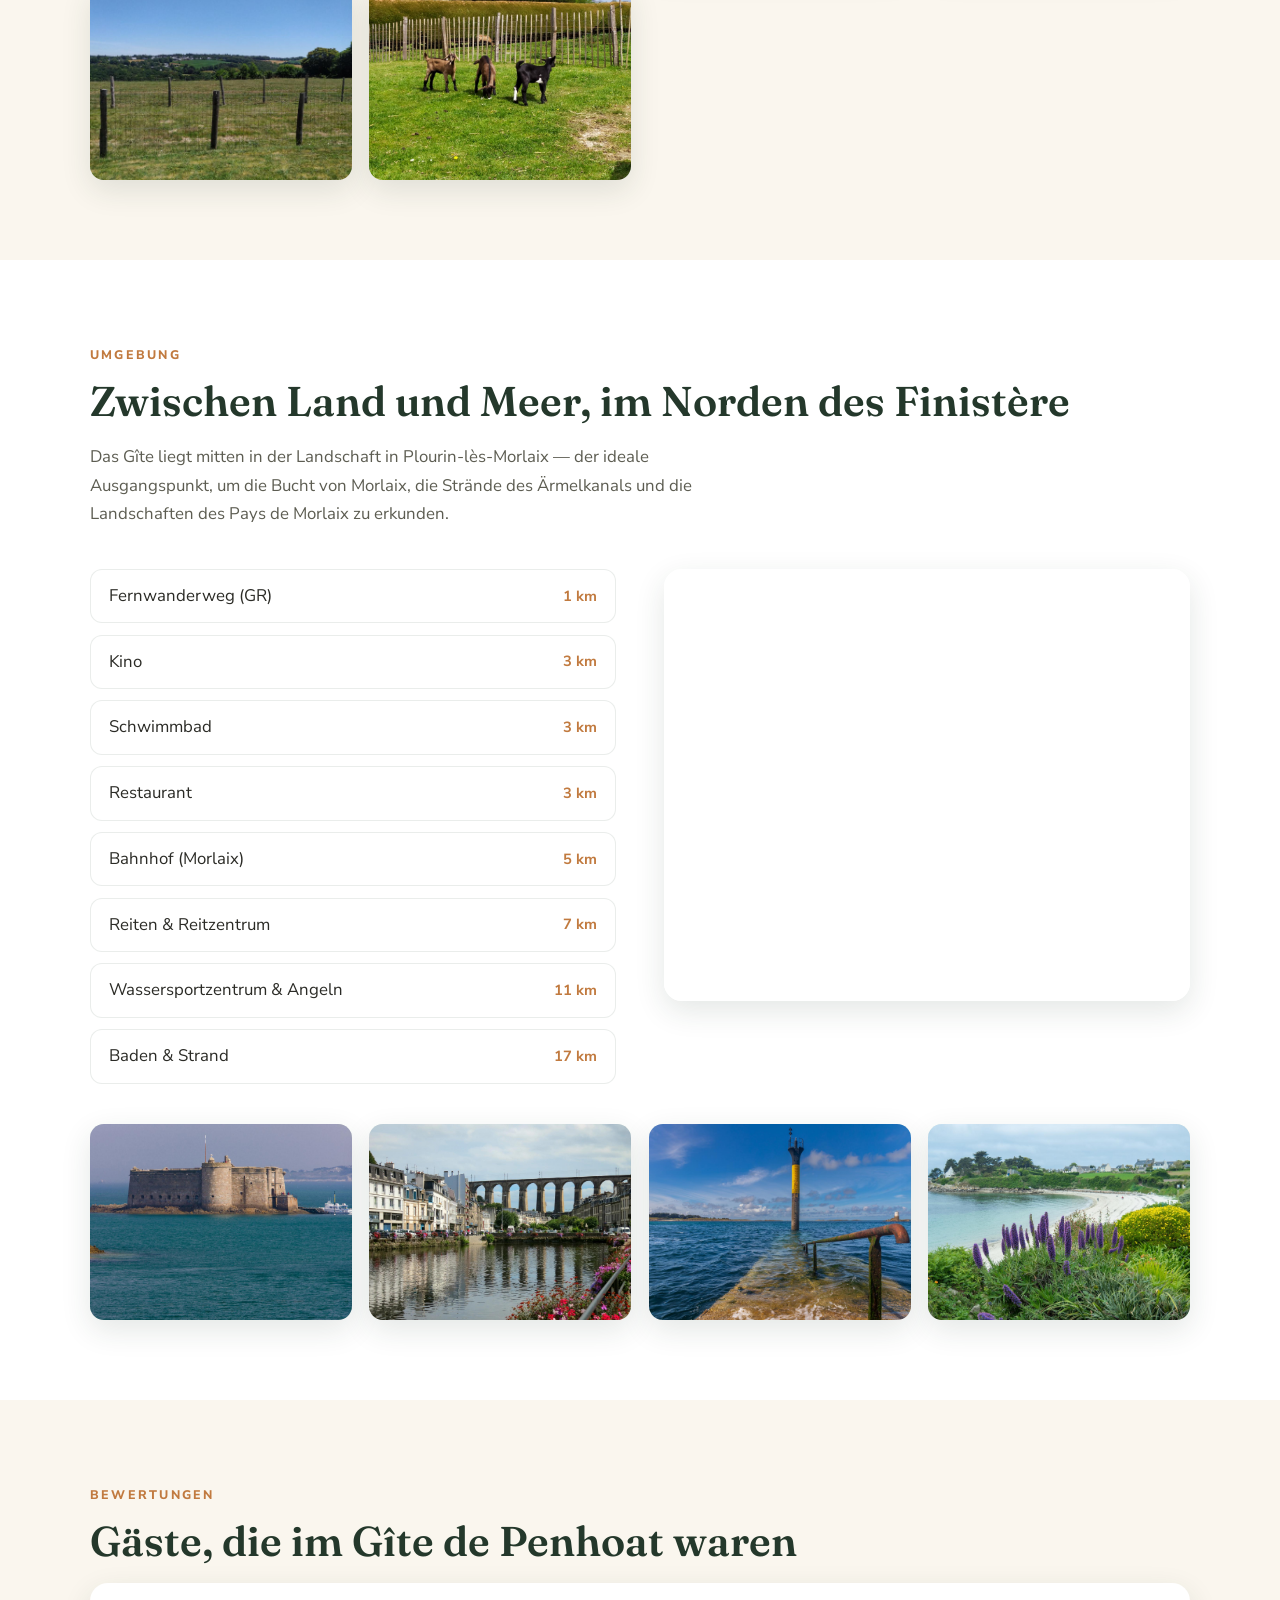
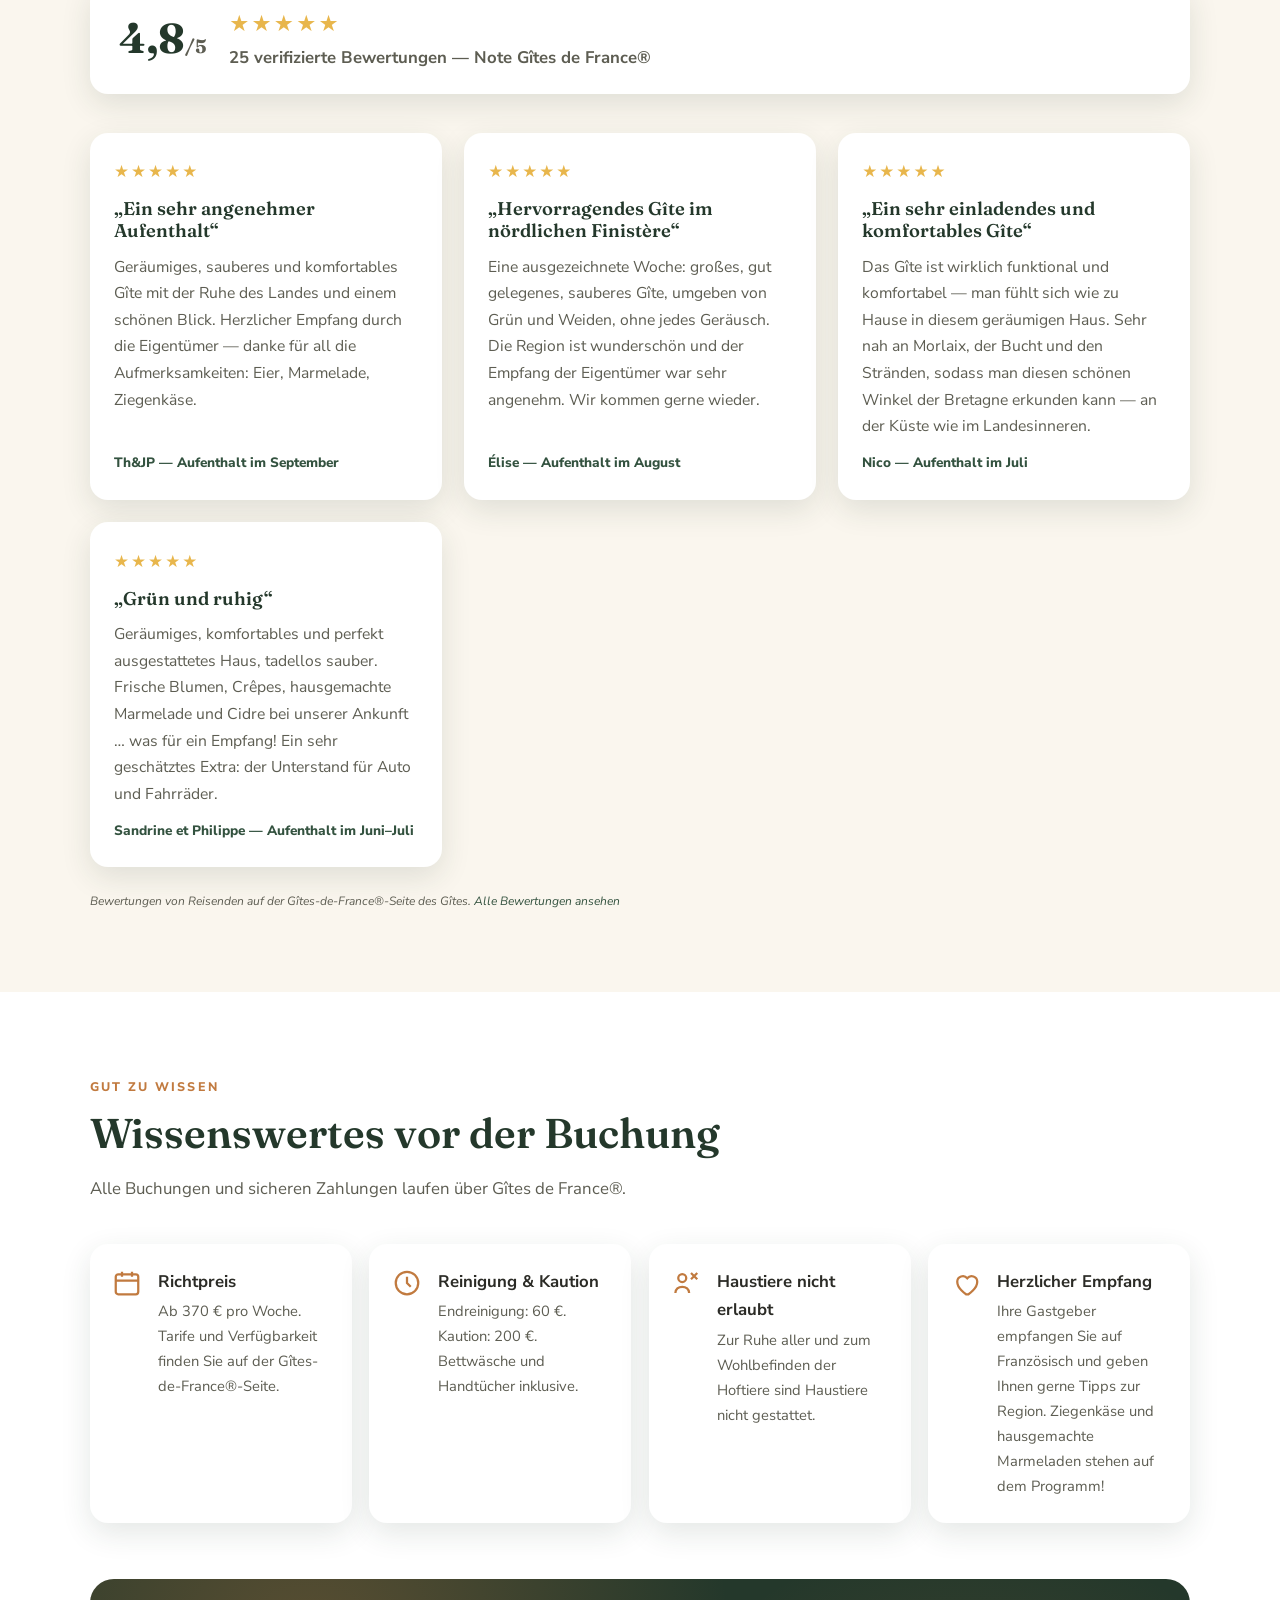
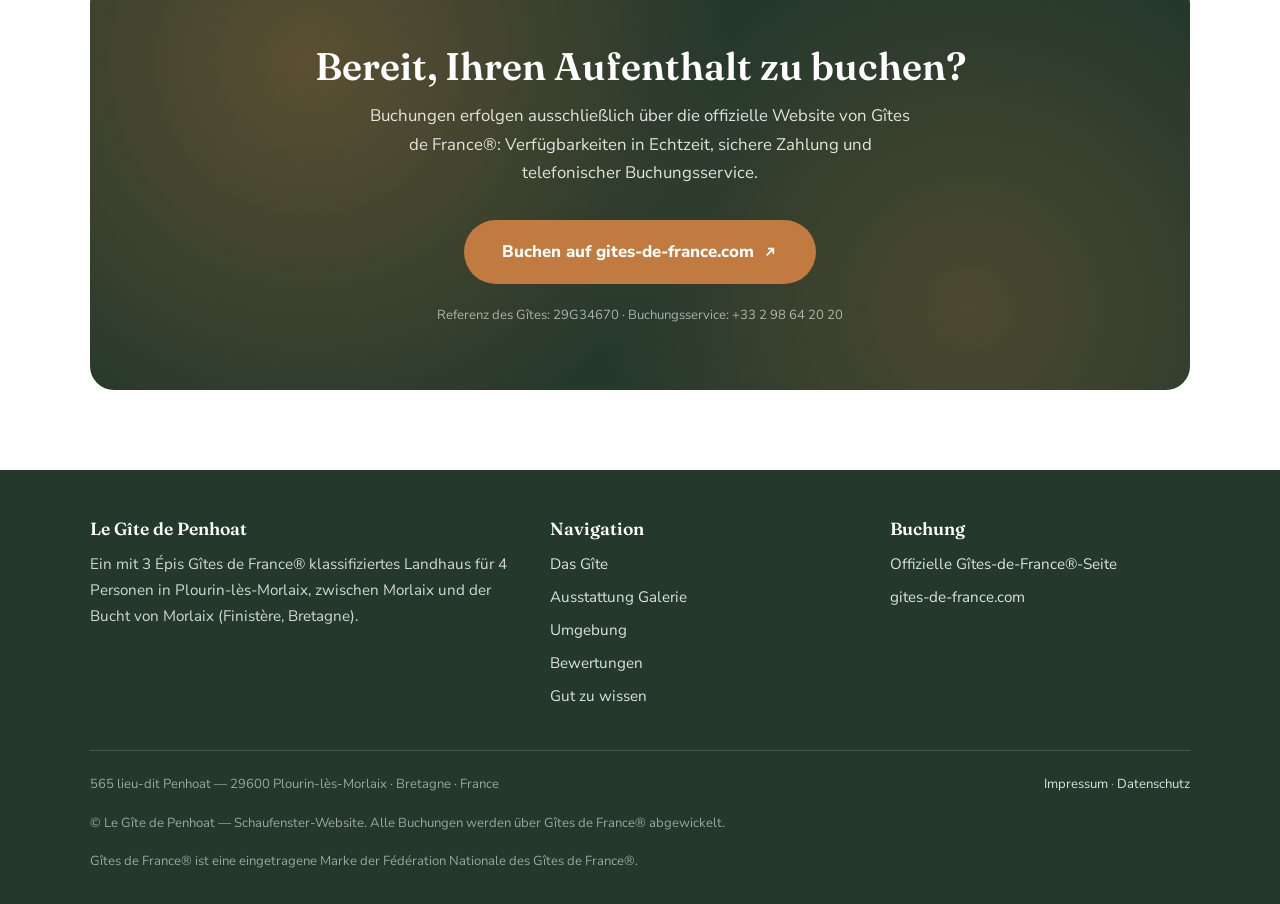
<file: de/index.html>
<!DOCTYPE html>
<html lang="de">
<head>
  <meta charset="UTF-8">
  <meta name="viewport" content="width=device-width, initial-scale=1.0">
  <title>Le Gîte de Penhoat — Ferienhaus auf dem Land in Plourin-lès-Morlaix, Bretagne</title>
  <meta name="description" content="Le Gîte de Penhoat: ein hübsches Landhaus mit 3 Épis Gîtes de France® für 4 Personen, wenige Minuten von Morlaix und seiner Bucht entfernt, im Finistère (Bretagne, Frankreich). Buchung auf gites-de-france.com.">
  <link rel="alternate" hreflang="fr" href="https://gitedepenhoat.fr/">
  <link rel="alternate" hreflang="en" href="https://gitedepenhoat.fr/en/">
  <link rel="alternate" hreflang="es" href="https://gitedepenhoat.fr/es/">
  <link rel="alternate" hreflang="de" href="https://gitedepenhoat.fr/de/">
  <link rel="preconnect" href="https://fonts.googleapis.com">
  <link rel="preconnect" href="https://fonts.gstatic.com" crossorigin>
  <link href="https://fonts.googleapis.com/css2?family=Fraunces:opsz,wght@9..144,600;9..144,700&family=Nunito+Sans:opsz,wght@6..12,400;6..12,700;6..12,800&display=swap" rel="stylesheet">
  <link rel="stylesheet" href="../assets/css/style.css">
  <link rel="icon" href="../assets/img/favicon.svg" type="image/svg+xml">

  <script type="application/ld+json">
  {
    "@context": "https://schema.org",
    "@type": "LodgingBusiness",
    "name": "Le Gîte de Penhoat",
    "description": "3-Épis-Gîtes-de-France®-Landhaus für 4 Personen in Plourin-lès-Morlaix, Bretagne. Buchung auf gites-de-france.com.",
    "url": "https://gitedepenhoat.fr/de/",
    "address": {
      "@type": "PostalAddress",
      "streetAddress": "565 lieu-dit Penhoat",
      "addressLocality": "Plourin-lès-Morlaix",
      "postalCode": "29600",
      "addressRegion": "Finistère, Bretagne",
      "addressCountry": "FR"
    },
    "geo": { "@type": "GeoCoordinates", "latitude": 48.555528, "longitude": -3.799222 },
    "inLanguage": "de",
    "numberOfRooms": 2,
    "occupancy": { "@type": "QuantitativeValue", "maxValue": 4, "unitText": "personnes" },
    "petsAllowed": false,
    "amenityFeature": [
      { "@type": "LocationFeatureSpecification", "name": "Wi-Fi", "value": true },
      { "@type": "LocationFeatureSpecification", "name": "Cheminée", "value": true },
      { "@type": "LocationFeatureSpecification", "name": "Jardin", "value": true },
      { "@type": "LocationFeatureSpecification", "name": "Lave-linge", "value": true },
      { "@type": "LocationFeatureSpecification", "name": "Lave-vaisselle", "value": true }
    ],
    "aggregateRating": {
      "@type": "AggregateRating",
      "ratingValue": "4.8",
      "bestRating": "5",
      "ratingCount": 25
    },
    "isAccessibleForFree": false,
    "potentialAction": {
      "@type": "ReserveAction",
      "target": "https://www.gites-de-france.com/de/bretagne/finistere/le-gite-de-penhoat-29g34670"
    }
  }
  </script>
</head>
<body>

  <!-- ===== Kopfzeile ===== -->
  <header class="header" id="top">
    <div class="container header__inner">
      <a class="brand" href="#top">
        <svg class="brand__mark" viewBox="0 0 48 48" fill="none" aria-hidden="true">
          <circle cx="24" cy="24" r="23" fill="#33523f"/>
          <path d="M12 30c2-6 6-9 8-9s2.5 1.5 4 1.5S26.5 21 28 21s6 3 8 9z" fill="#faf6ee"/>
          <rect x="20" y="24" width="8" height="7" rx="1" fill="#c17a3f"/>
          <path d="M24 12l7 6h-14z" fill="#faf6ee"/>
          <rect x="22.5" y="27" width="3" height="4" rx="0.8" fill="#33523f"/>
        </svg>
        <span>Le Gîte de Penhoat<small>Plourin-lès-Morlaix · Bretagne</small></span>
      </a>

      <nav class="nav" id="menu">
        <a href="#gite">Das Gîte</a>
        <a href="#confort">Ausstattung</a>
        <a href="#galerie">Galerie</a>
        <a href="#alentours">Umgebung</a>
        <a href="#avis">Bewertungen</a>
        <a href="#infos">Gut zu wissen</a>
        <div class="lang-switch" aria-label="Sprachauswahl">
          <a href="../" hreflang="fr">FR</a>
          <a href="../en/" hreflang="en">EN</a>
          <a href="../es/" hreflang="es">ES</a>
          <a href="./" aria-current="true" hreflang="de">DE</a>
        </div>
        <a class="btn btn--primary" href="https://www.gites-de-france.com/de/bretagne/finistere/le-gite-de-penhoat-29g34670" target="_blank" rel="noopener">
          Buchen
          <svg width="14" height="14" viewBox="0 0 24 24" fill="none" stroke="currentColor" stroke-width="2.5" aria-hidden="true"><path d="M7 17L17 7M9 7h8v8"/></svg>
        </a>
      </nav>

      <button class="nav-toggle" id="navToggle" aria-label="Menü öffnen" aria-expanded="false" aria-controls="menu">
        <span></span>
      </button>
    </div>
  </header>

  <main>
    <!-- ===== Hero ===== -->
    <section class="hero">
      <div class="container hero__grid">
        <div>
          <p class="hero__location">Finistère · Bretagne · Frankreich</p>
          <h1 class="hero__title">Le Gîte de Penhoat</h1>
          <p class="hero__text">
            Ein hübsches Landhaus, nur wenige Minuten von Morlaix entfernt, mit einem weiten
            Blick über sanfte Hügel und die Tiere des Hofs. Der ideale Ausgangspunkt, um die
            Bretagne zu entdecken — an der Küste wie im Landesinneren.
          </p>
          <div class="hero__actions">
            <a class="btn btn--primary btn--lg" href="https://www.gites-de-france.com/de/bretagne/finistere/le-gite-de-penhoat-29g34670" target="_blank" rel="noopener">
              Buchen auf Gîtes de France®
              <svg width="16" height="16" viewBox="0 0 24 24" fill="none" stroke="currentColor" stroke-width="2.5" aria-hidden="true"><path d="M7 17L17 7M9 7h8v8"/></svg>
            </a>
            <a class="btn btn--outline btn--lg" href="#gite">Das Gîte entdecken</a>
          </div>
          <div class="hero__stats">
            <div class="stat">
              <svg viewBox="0 0 24 24" fill="none" stroke="#c17a3f" stroke-width="2" aria-hidden="true"><circle cx="9" cy="8" r="3.2"/><path d="M3.5 20c0-3 2.5-5 5.5-5s5.5 2 5.5 5"/><circle cx="17" cy="9" r="2.4"/><path d="M14.8 15.4c.7-.3 1.4-.4 2.2-.4 2.5 0 4.5 1.7 4.5 4"/></svg>
              <div><b>4 Personen</b><span>2 Schlafzimmer</span></div>
            </div>
            <div class="stat">
              <svg viewBox="0 0 24 24" fill="none" stroke="#c17a3f" stroke-width="2" aria-hidden="true"><path d="M4 21V9l4-4 4 4v12M12 21V11l4-3 4 3v10M4 21h16"/></svg>
              <div><b>110 m²</b><span>Landhaus</span></div>
            </div>
            <div class="stat">
              <svg viewBox="0 0 24 24" fill="none" stroke="#c17a3f" stroke-width="2" aria-hidden="true"><path d="M12 3l2.7 5.6 6.3.9-4.5 4.4 1 6.1L12 17l-5.5 3 1-6.1L3 9.5l6.3-.9z"/></svg>
              <div><b>3 Épis</b><span>Gîtes de France®</span></div>
            </div>
            <div class="stat">
              <svg viewBox="0 0 24 24" fill="none" stroke="#c17a3f" stroke-width="2" aria-hidden="true"><path d="M12 21s-7-4.5-7-10a4.5 4.5 0 018-2.8A4.5 4.5 0 0121 11c0 5.5-7 10-7 10z"/></svg>
              <div><b>Ab 370 €</b><span>pro Woche</span></div>
            </div>
          </div>
        </div>

        <div class="hero__visual">
          <div class="hero__badge"><span class="stars">★★★★★</span> 4,8/5 · 25 Bewertungen</div>
          <img class="hero-photo" src="../assets/img/445331-1_29G34670_a1877a1d95632f9aefab406850487352.jpg" alt="Le Gîte de Penhoat, Landhaus mit Garten in Plourin-lès-Morlaix">
        </div>
      </div>
    </section>

    <!-- ===== Das Gîte ===== -->
    <section class="section section--alt" id="gite">
      <div class="container about__grid">
        <div class="about__visual reveal">
          <img src="../assets/img/445331-10_29G34670_07c70113501ff7d0c62c78a49d79dd7e.jpg" loading="lazy" alt="Das Wohnzimmer des Gîtes mit Kamin">
        </div>
        <div class="about__content reveal">
          <span class="section__eyebrow">Willkommen</span>
          <h2 class="section__title">Ein Landhaus, wenige Minuten von Morlaix</h2>
          <p>
            Genießen Sie ein hübsches Landhaus mit einem weiten Blick auf die Schafe der
            Eigentümer und die sanften Hügel des nördlichen Finistère. Geräumig, sauber und
            komfortabel lädt es ein zu einem ruhigen, grünen Urlaub ganz in der Nähe der Bucht
            von Morlaix.
          </p>
          <p>
            Vor Ort können Sie Ziegenkäse und hausgemachte Marmeladen kosten oder die Tiere des
            Hofs kennenlernen — eine herzliche Gastfreundschaft für Groß und Klein. Die Lage ist
            ideal, um Küste und Landesinneres zu erkunden: Strände, Wanderwege, Kulturerbe und
            bretonische Crêperien warten auf Sie.
          </p>
          <div class="about__highlight">
            Mit 3 Épis Gîtes de France® klassifiziert — anerkannt seit 2023, Nebenkosten und
            Heizung inklusive, Betten bei Ankunft bezogen.
          </div>
        </div>
      </div>
    </section>

    <!-- ===== Ausstattung ===== -->
    <section class="section" id="confort">
      <div class="container">
        <span class="section__eyebrow">Komfort</span>
        <h2 class="section__title">Der Komfort eines gut ausgestatteten Hauses</h2>
        <p class="section__intro">Ein Haus für einen einfachen, erholsamen Urlaub — im Sommer wie im Winter.</p>

        <div class="amenities__grid">
          <div class="amenity reveal">
            <svg viewBox="0 0 24 24" fill="none" stroke="currentColor" stroke-width="1.8" aria-hidden="true"><path d="M12 3v4M12 17v4M3 12h4M17 12h4M6 6l2.5 2.5M15.5 15.5L18 18M18 6l-2.5 2.5M8.5 15.5L6 18"/><circle cx="12" cy="12" r="3.5"/></svg>
            <b>Pelletofen &amp; Kamin</b>
          </div>
          <div class="amenity reveal">
            <svg viewBox="0 0 24 24" fill="none" stroke="currentColor" stroke-width="1.8" aria-hidden="true"><rect x="3" y="5" width="18" height="12" rx="2"/><path d="M8 21h8M12 17v4"/></svg>
            <b>Fernseher</b>
          </div>
          <div class="amenity reveal">
            <svg viewBox="0 0 24 24" fill="none" stroke="currentColor" stroke-width="1.8" aria-hidden="true"><path d="M5 12a7 7 0 0114 0v5a2 2 0 01-2 2H7a2 2 0 01-2-2zM5 13H3.5M20.5 13H19M9 12v3M15 12v3"/></svg>
            <b>Geschirrspüler</b>
          </div>
          <div class="amenity reveal">
            <svg viewBox="0 0 24 24" fill="none" stroke="currentColor" stroke-width="1.8" aria-hidden="true"><rect x="4" y="4" width="16" height="16" rx="2"/><path d="M8 2v4M16 2v4M4 10h16"/></svg>
            <b>Mikrowelle &amp; Gefrierschrank</b>
          </div>
          <div class="amenity reveal">
            <svg viewBox="0 0 24 24" fill="none" stroke="currentColor" stroke-width="1.8" aria-hidden="true"><rect x="4" y="3" width="16" height="18" rx="2"/><circle cx="12" cy="9" r="3.4"/><path d="M7 18c1-2.2 3-3.4 5-3.4s4 1.2 5 3.4"/></svg>
            <b>Waschmaschine</b>
          </div>
          <div class="amenity reveal">
            <svg viewBox="0 0 24 24" fill="none" stroke="currentColor" stroke-width="1.8" aria-hidden="true"><path d="M2.5 9.5a15 15 0 0119 0M5.5 13a10.5 10.5 0 0113 0M8.5 16.5a6 6 0 017 0"/><circle cx="12" cy="19.5" r="1.4" fill="currentColor"/></svg>
            <b>WLAN</b>
          </div>
          <div class="amenity reveal">
            <svg viewBox="0 0 24 24" fill="none" stroke="currentColor" stroke-width="1.8" aria-hidden="true"><path d="M3 21V10l4.5-4.5L12 10v11M12 21V11l4.5-3.5L21 11v10M3 21h18"/></svg>
            <b>Garten, Terrasse &amp; Gartenmöbel</b>
          </div>
          <div class="amenity reveal">
            <svg viewBox="0 0 24 24" fill="none" stroke="currentColor" stroke-width="1.8" aria-hidden="true"><path d="M4 4h4v13a2 2 0 01-2 2 2 2 0 01-2-2zM8 8h3a2 2 0 012 2v7a2 2 0 01-2 2 2 2 0 01-2-2M3 21h12M15 4c2.5 0 5 1.5 5 4s-2 3.5-2 5h3"/></svg>
            <b>Grill</b>
          </div>
          <div class="amenity reveal">
            <svg viewBox="0 0 24 24" fill="none" stroke="currentColor" stroke-width="1.8" aria-hidden="true"><circle cx="12" cy="8" r="3.2"/><path d="M6 21c0-3.5 2.6-6 6-6s6 2.5 6 6M12 15v6"/></svg>
            <b>Babyausstattung</b>
          </div>
          <div class="amenity amenity--included reveal">
            <svg viewBox="0 0 24 24" fill="none" stroke="currentColor" stroke-width="1.8" aria-hidden="true"><path d="M20 6L9 17l-5-5"/></svg>
            <div><b>Nebenkosten &amp; Heizung inklusive</b><span>Keine Zusatzkosten</span></div>
          </div>
          <div class="amenity amenity--included reveal">
            <svg viewBox="0 0 24 24" fill="none" stroke="currentColor" stroke-width="1.8" aria-hidden="true"><path d="M20 6L9 17l-5-5"/></svg>
            <div><b>Bettwände inklusive</b><span>Betten bei Ankunft bezogen</span></div>
          </div>
          <div class="amenity amenity--included reveal">
            <svg viewBox="0 0 24 24" fill="none" stroke="currentColor" stroke-width="1.8" aria-hidden="true"><path d="M20 6L9 17l-5-5"/></svg>
            <div><b>Handtücher &amp; Tischwäsche</b><span>Inklusive</span></div>
          </div>
        </div>
      </div>
    </section>

    
    <!-- ===== Galerie ===== -->
    <section class="section" id="galerie">
      <div class="container">
        <span class="section__eyebrow">Galerie</span>
        <h2 class="section__title">Das Gîte in Bildern</h2>
        <p class="section__intro">Ein Einblick in Haus, Garten und Ausblick — den Rest sehen Sie am besten selbst!</p>
        <div class="gallery">
          <figure class="gallery__item reveal">
            <img src="../assets/img/445331-2_29G34670_da28d4f0a7532b4d40dcc97918d48cba.jpg" loading="lazy" alt="Die Vorderseite des Gîtes">
            <figcaption>Die Vorderseite des Gîtes</figcaption>
          </figure>
          <figure class="gallery__item reveal">
            <img src="../assets/img/445331-4_29G34670_3af0cc1334cf83dcc9104acedd21a04a.jpg" loading="lazy" alt="Die Terrasse">
            <figcaption>Die Terrasse</figcaption>
          </figure>
          <figure class="gallery__item reveal">
            <img src="../assets/img/445331-9_29G34670_508c0cb157bdef708222b9f815b9a261.jpg" loading="lazy" alt="Das Wohnzimmer mit Kamin">
            <figcaption>Das Wohnzimmer mit Kamin</figcaption>
          </figure>
          <figure class="gallery__item reveal">
            <img src="../assets/img/445331-11_29G34670_595d47309f26e80ff2aae0bebb3ee3cf.jpg" loading="lazy" alt="Der Essbereich">
            <figcaption>Der Essbereich</figcaption>
          </figure>
          <figure class="gallery__item reveal">
            <img src="../assets/img/445331-12_29G34670_f45ae9b705f04b7f96d32dd5cd57ab38.jpg" loading="lazy" alt="Die Küche">
            <figcaption>Die Küche</figcaption>
          </figure>
          <figure class="gallery__item reveal">
            <img src="../assets/img/445331-14_29G34670_b9786c7bd0013a84ef10a09757c6bcb8.jpg" loading="lazy" alt="Ein Schlafzimmer">
            <figcaption>Ein Schlafzimmer</figcaption>
          </figure>
          <figure class="gallery__item reveal">
            <img src="../assets/img/445331-15_29G34670_1e03e9a22f0e5697ab7eda43cec6d038.jpg" loading="lazy" alt="Ein Schlafzimmer">
            <figcaption>Ein Schlafzimmer</figcaption>
          </figure>
          <figure class="gallery__item reveal">
            <img src="../assets/img/445331-16_29G34670_568c3ac12731eb76797459ec7dfb73cf.jpg" loading="lazy" alt="Ein Schlafzimmer">
            <figcaption>Ein Schlafzimmer</figcaption>
          </figure>
          <figure class="gallery__item reveal">
            <img src="../assets/img/445331-18_29G34670_19d5291e33ceb8896a63a41d432e37ff.jpg" loading="lazy" alt="Ein Schlafzimmer">
            <figcaption>Ein Schlafzimmer</figcaption>
          </figure>
          <figure class="gallery__item reveal">
            <img src="../assets/img/445331-19_29G34670_880293424aead9f3c84e0905d61178b4.jpg" loading="lazy" alt="Ein Schlafzimmer">
            <figcaption>Ein Schlafzimmer</figcaption>
          </figure>
          <figure class="gallery__item reveal">
            <img src="../assets/img/445331-13_29G34670_a7401d60c7ffd1bef7b037bb3b6a6e87.jpg" loading="lazy" alt="Das Badezimmer">
            <figcaption>Das Badezimmer</figcaption>
          </figure>
          <figure class="gallery__item reveal">
            <img src="../assets/img/445331-17_29G34670_644e4f74867e7bfef6c792153294c2b8.jpg" loading="lazy" alt="Das Badezimmer">
            <figcaption>Das Badezimmer</figcaption>
          </figure>
          <figure class="gallery__item reveal">
            <img src="../assets/img/445331-6_29G34670_59c07fe735e6522c13b8f55d4693563a.jpg" loading="lazy" alt="Blick auf die Landschaft">
            <figcaption>Blick auf die Landschaft</figcaption>
          </figure>
          <figure class="gallery__item reveal">
            <img src="../assets/img/445331-26_29G34670_6a025ea637e008447c1741cb72a5bda7.jpg" loading="lazy" alt="Die Ziegen des Hofs">
            <figcaption>Die Ziegen des Hofs</figcaption>
          </figure>
        </div>
      </div>
    </section>

    <!-- ===== Umgebung ===== -->
    <section class="section section--alt" id="alentours">
      <div class="container">
        <span class="section__eyebrow">Umgebung</span>
        <h2 class="section__title">Zwischen Land und Meer, im Norden des Finistère</h2>
        <p class="section__intro">
          Das Gîte liegt mitten in der Landschaft in Plourin-lès-Morlaix — der ideale Ausgangspunkt, um die Bucht von Morlaix, die Strände
          des Ärmelkanals und die Landschaften des Pays de Morlaix zu erkunden.
        </p>

        <div class="around__grid">
          <ul class="distances reveal">
            <li>Fernwanderweg (GR) <span>1 km</span></li>
            <li>Kino <span>3 km</span></li>
            <li>Schwimmbad <span>3 km</span></li>
            <li>Restaurant <span>3 km</span></li>
            <li>Bahnhof (Morlaix) <span>5 km</span></li>
            <li>Reiten &amp; Reitzentrum <span>7 km</span></li>
            <li>Wassersportzentrum &amp; Angeln <span>11 km</span></li>
            <li>Baden &amp; Strand <span>17 km</span></li>
          </ul>
          <div class="map-frame reveal">
            <iframe
              title="Karte: Plourin-lès-Morlaix, Finistère"
              src="https://www.openstreetmap.org/export/embed.html?bbox=-3.8062%2C48.5505%2C-3.7922%2C48.5605&amp;layer=mapnik&amp;marker=48.555528%2C-3.799222"
              loading="lazy"
              referrerpolicy="no-referrer-when-downgrade"></iframe>
          </div>
        </div>

        <div class="region-photos">
          <figure class="region-card reveal">
            <img src="../assets/img/445331-23_29G34670_6e4526a48b16445fa5c337262cbfc54e.jpg" loading="lazy" alt="Die Bucht von Morlaix">
            <figcaption>Die Bucht von Morlaix</figcaption>
          </figure>
          <figure class="region-card reveal">
            <img src="../assets/img/445331-25_29G34670_fc160c900fbd56bc013f60551e28f043.jpg" loading="lazy" alt="Das Viadukt von Morlaix">
            <figcaption>Das Viadukt von Morlaix</figcaption>
          </figure>
          <figure class="region-card reveal">
            <img src="../assets/img/445331-27_29G34670_e258c7b89f95b803322737d1d8765167.jpg" loading="lazy" alt="Die bretonische Küste">
            <figcaption>Die bretonische Küste</figcaption>
          </figure>
          <figure class="region-card reveal">
            <img src="../assets/img/445331-28_29G34670_a8f840a4a7abdaea83a293df5d700f73.jpg" loading="lazy" alt="Strände in 17 km">
            <figcaption>Strände in 17 km</figcaption>
          </figure>
        </div>
      </div>
    </section>

    <!-- ===== Bewertungen ===== -->
    <section class="section" id="avis">
      <div class="container">
        <span class="section__eyebrow">Bewertungen</span>
        <h2 class="section__title">Gäste, die im Gîte de Penhoat waren</h2>

        <div class="rating-summary reveal">
          <div class="rating-summary__score">4,8<small>/5</small></div>
          <div>
            <div class="rating-summary__stars" aria-hidden="true">★★★★★</div>
            <div class="rating-summary__count">25 verifizierte Bewertungen — Note Gîtes de France®</div>
          </div>
        </div>

        <div class="reviews__grid">
          <article class="review reveal">
            <div class="review__stars" aria-label="5 von 5">★★★★★</div>
            <h3>„Ein sehr angenehmer Aufenthalt“</h3>
            <p>
              Geräumiges, sauberes und komfortables Gîte mit der Ruhe des Landes und einem
              schönen Blick. Herzlicher Empfang durch die Eigentümer — danke für all die
              Aufmerksamkeiten: Eier, Marmelade, Ziegenkäse.
            </p>
            <div class="review__author">Th&amp;JP — Aufenthalt im September</div>
          </article>

          <article class="review reveal">
            <div class="review__stars" aria-label="5 von 5">★★★★★</div>
            <h3>„Hervorragendes Gîte im nördlichen Finistère“</h3>
            <p>
              Eine ausgezeichnete Woche: großes, gut gelegenes, sauberes Gîte, umgeben von
              Grün und Weiden, ohne jedes Geräusch. Die Region ist wunderschön und der Empfang
              der Eigentümer war sehr angenehm. Wir kommen gerne wieder.
            </p>
            <div class="review__author">Élise — Aufenthalt im August</div>
          </article>

          <article class="review reveal">
            <div class="review__stars" aria-label="5 von 5">★★★★★</div>
            <h3>„Ein sehr einladendes und komfortables Gîte“</h3>
            <p>
              Das Gîte ist wirklich funktional und komfortabel — man fühlt sich wie zu Hause in
              diesem geräumigen Haus. Sehr nah an Morlaix, der Bucht und den Stränden, sodass
              man diesen schönen Winkel der Bretagne erkunden kann — an der Küste wie im
              Landesinneren.
            </p>
            <div class="review__author">Nico — Aufenthalt im Juli</div>
          </article>

          <article class="review reveal">
            <div class="review__stars" aria-label="5 von 5">★★★★★</div>
            <h3>„Grün und ruhig“</h3>
            <p>
              Geräumiges, komfortables und perfekt ausgestattetes Haus, tadellos sauber.
              Frische Blumen, Crêpes, hausgemachte Marmelade und Cidre bei unserer Ankunft …
              was für ein Empfang! Ein sehr geschätztes Extra: der Unterstand für Auto und
              Fahrräder.
            </p>
            <div class="review__author">Sandrine et Philippe — Aufenthalt im Juni–Juli</div>
          </article>
        </div>

        <p class="review__note" style="margin-top:1.5rem">
          Bewertungen von Reisenden auf der Gîtes-de-France®-Seite des Gîtes.
          <a href="https://www.gites-de-france.com/de/bretagne/finistere/le-gite-de-penhoat-29g34670" target="_blank" rel="noopener">Alle Bewertungen ansehen</a>
        </p>
      </div>
    </section>

    <!-- ===== Gut zu wissen + CTA ===== -->
    <section class="section section--alt" id="infos">
      <div class="container">
        <span class="section__eyebrow">Gut zu wissen</span>
        <h2 class="section__title">Wissenswertes vor der Buchung</h2>
        <p class="section__intro">Alle Buchungen und sicheren Zahlungen laufen über Gîtes de France®.</p>

        <div class="practical">
          <div class="practical__card reveal">
            <svg viewBox="0 0 24 24" fill="none" stroke="currentColor" stroke-width="1.8" aria-hidden="true"><rect x="3" y="5" width="18" height="16" rx="2"/><path d="M3 10h18M8 3v4M16 3v4"/></svg>
            <div>
              <b>Richtpreis</b>
              <p>Ab 370 € pro Woche. Tarife und Verfügbarkeit finden Sie auf der Gîtes-de-France®-Seite.</p>
            </div>
          </div>
          <div class="practical__card reveal">
            <svg viewBox="0 0 24 24" fill="none" stroke="currentColor" stroke-width="1.8" aria-hidden="true"><circle cx="12" cy="12" r="9"/><path d="M12 7v5l3 3"/></svg>
            <div>
              <b>Reinigung &amp; Kaution</b>
              <p>Endreinigung: 60 €. Kaution: 200 €. Bettwäsche und Handtücher inklusive.</p>
            </div>
          </div>
          <div class="practical__card reveal">
            <svg viewBox="0 0 24 24" fill="none" stroke="currentColor" stroke-width="1.8" aria-hidden="true"><circle cx="9" cy="8" r="3.2"/><path d="M3.5 20c0-3 2.5-5 5.5-5s5.5 2 5.5 5"/><path d="M16 4l5 5M21 4l-5 5"/></svg>
            <div>
              <b>Haustiere nicht erlaubt</b>
              <p>Zur Ruhe aller und zum Wohlbefinden der Hoftiere sind Haustiere nicht gestattet.</p>
            </div>
          </div>
          <div class="practical__card reveal">
            <svg viewBox="0 0 24 24" fill="none" stroke="currentColor" stroke-width="1.8" aria-hidden="true"><path d="M12 21s-7-4.5-7-10a4.5 4.5 0 018-2.8A4.5 4.5 0 0121 11c0 5.5-7 10-7 10z"/></svg>
            <div>
              <b>Herzlicher Empfang</b>
              <p>Ihre Gastgeber empfangen Sie auf Französisch und geben Ihnen gerne Tipps zur Region. Ziegenkäse und hausgemachte Marmeladen stehen auf dem Programm!</p>
            </div>
          </div>
        </div>

        <div class="cta-band reveal">
          <h2>Bereit, Ihren Aufenthalt zu buchen?</h2>
          <p>
            Buchungen erfolgen ausschließlich über die offizielle Website von Gîtes de France®:
            Verfügbarkeiten in Echtzeit, sichere Zahlung und telefonischer Buchungsservice.
          </p>
          <a class="btn btn--primary btn--lg" href="https://www.gites-de-france.com/de/bretagne/finistere/le-gite-de-penhoat-29g34670" target="_blank" rel="noopener">
            Buchen auf gites-de-france.com
            <svg width="16" height="16" viewBox="0 0 24 24" fill="none" stroke="currentColor" stroke-width="2.5" aria-hidden="true"><path d="M7 17L17 7M9 7h8v8"/></svg>
          </a>
          <div class="cta-band__note">Referenz des Gîtes: 29G34670 · Buchungsservice: +33 2 98 64 20 20</div>
        </div>
      </div>
    </section>
  </main>

  <!-- ===== Fußzeile ===== -->
  <footer class="footer">
    <div class="container">
      <div class="footer__grid">
        <div>
          <h3>Le Gîte de Penhoat</h3>
          <p>
            Ein mit 3 Épis Gîtes de France® klassifiziertes Landhaus für 4 Personen in
            Plourin-lès-Morlaix, zwischen Morlaix und der Bucht von Morlaix (Finistère, Bretagne).
          </p>
        </div>
        <div>
          <h3>Navigation</h3>
          <ul>
            <li><a href="#gite">Das Gîte</a></li>
            <li><a href="#confort">Ausstattung</a>
        <a href="#galerie">Galerie</a></li>
            <li><a href="#alentours">Umgebung</a></li>
            <li><a href="#avis">Bewertungen</a></li>
            <li><a href="#infos">Gut zu wissen</a></li>
          </ul>
        </div>
        <div>
          <h3>Buchung</h3>
          <ul>
            <li><a href="https://www.gites-de-france.com/de/bretagne/finistere/le-gite-de-penhoat-29g34670" target="_blank" rel="noopener">Offizielle Gîtes-de-France®-Seite</a></li>
            <li><a href="https://www.gites-de-france.com" target="_blank" rel="noopener">gites-de-france.com</a></li>
          </ul>
        </div>
      </div>
      <div class="footer__bottom">
        <span>565 lieu-dit Penhoat — 29600 Plourin-lès-Morlaix · Bretagne · France</span>
        <span> <a href="../mentions-legales.html">Impressum</a> · <a href="../politique-de-confidentialite.html">Datenschutz</a></span>
        <span>© Le Gîte de Penhoat — Schaufenster-Website. Alle Buchungen werden über Gîtes de France® abgewickelt.</span>
        <span>Gîtes de France® ist eine eingetragene Marke der Fédération Nationale des Gîtes de France®.</span>
      </div>
    </div>
  </footer>

  <!-- Mobile CTA-Leiste -->
  <div class="mobile-cta">
    <a href="https://www.gites-de-france.com/de/bretagne/finistere/le-gite-de-penhoat-29g34670" target="_blank" rel="noopener">Buchen auf Gîtes de France®</a>
  </div>

  <script src="../assets/js/main.js"></script>
</body>
</html>
</file>
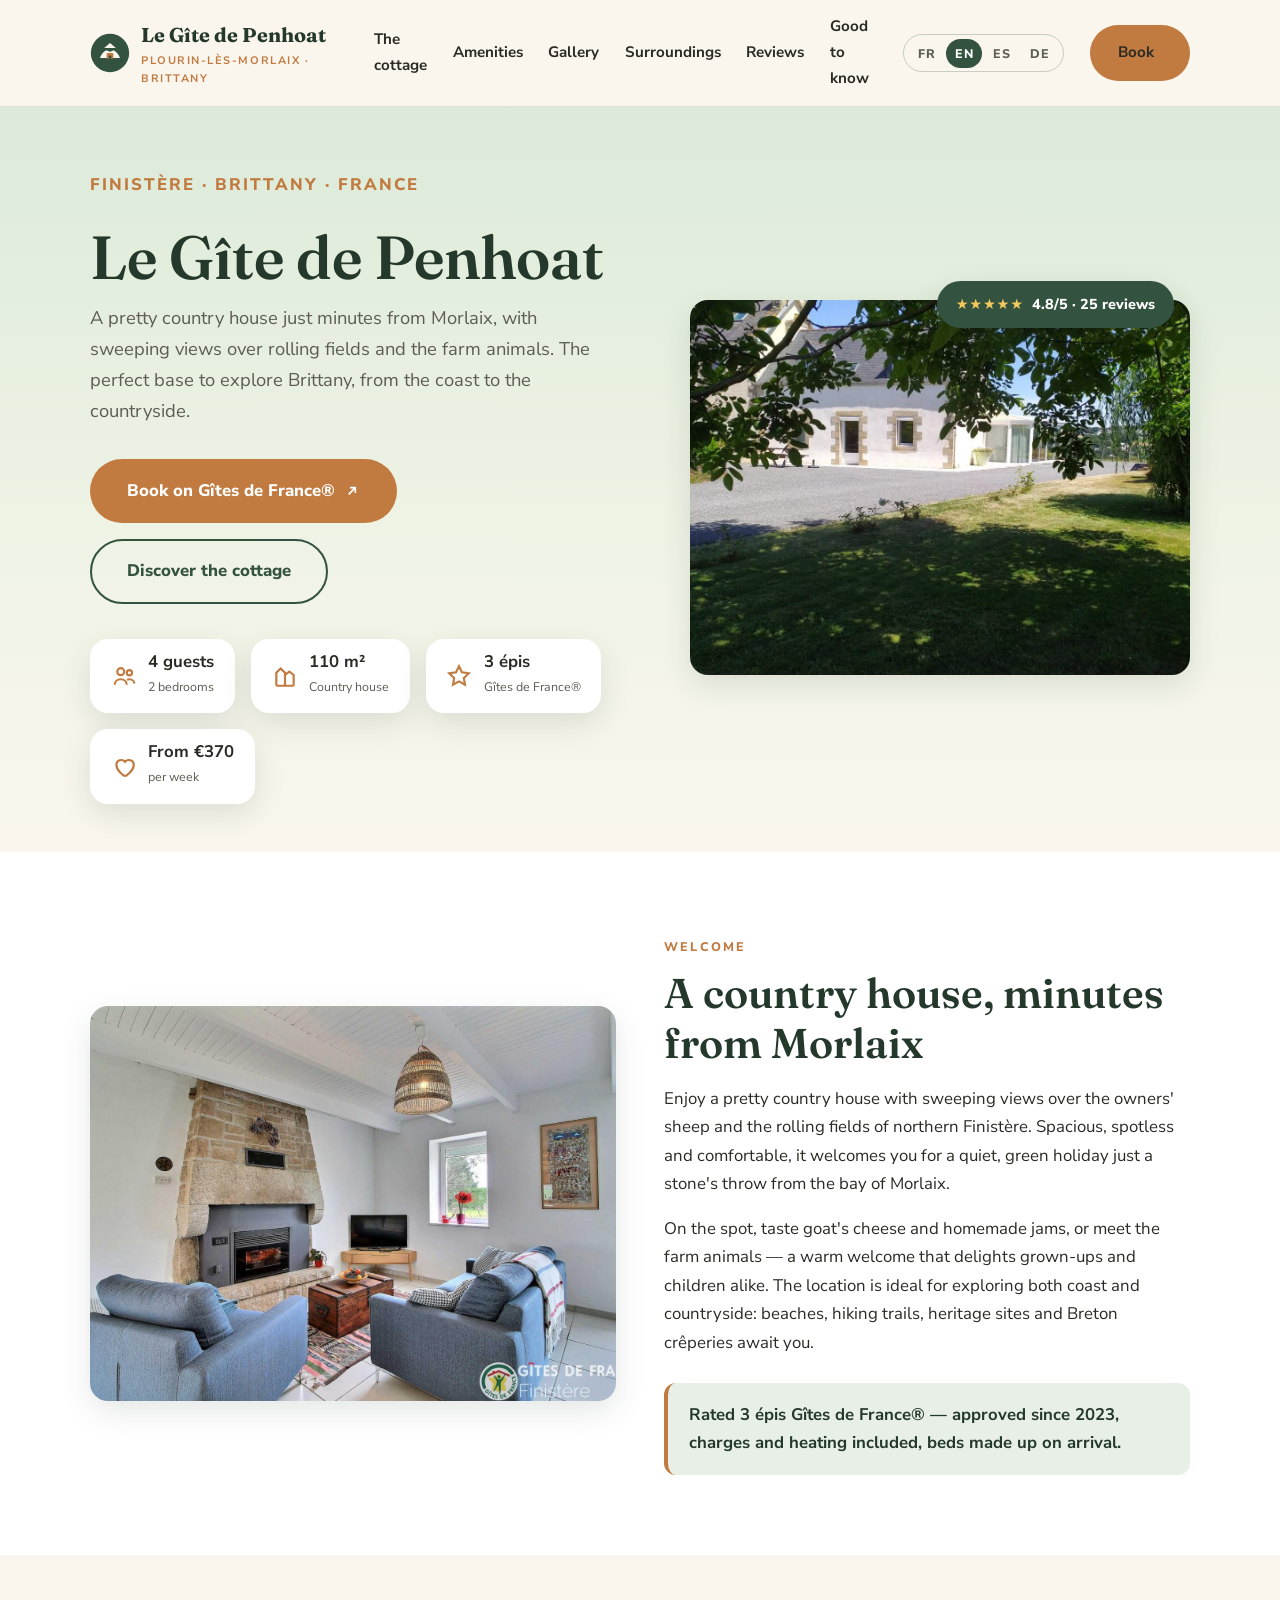
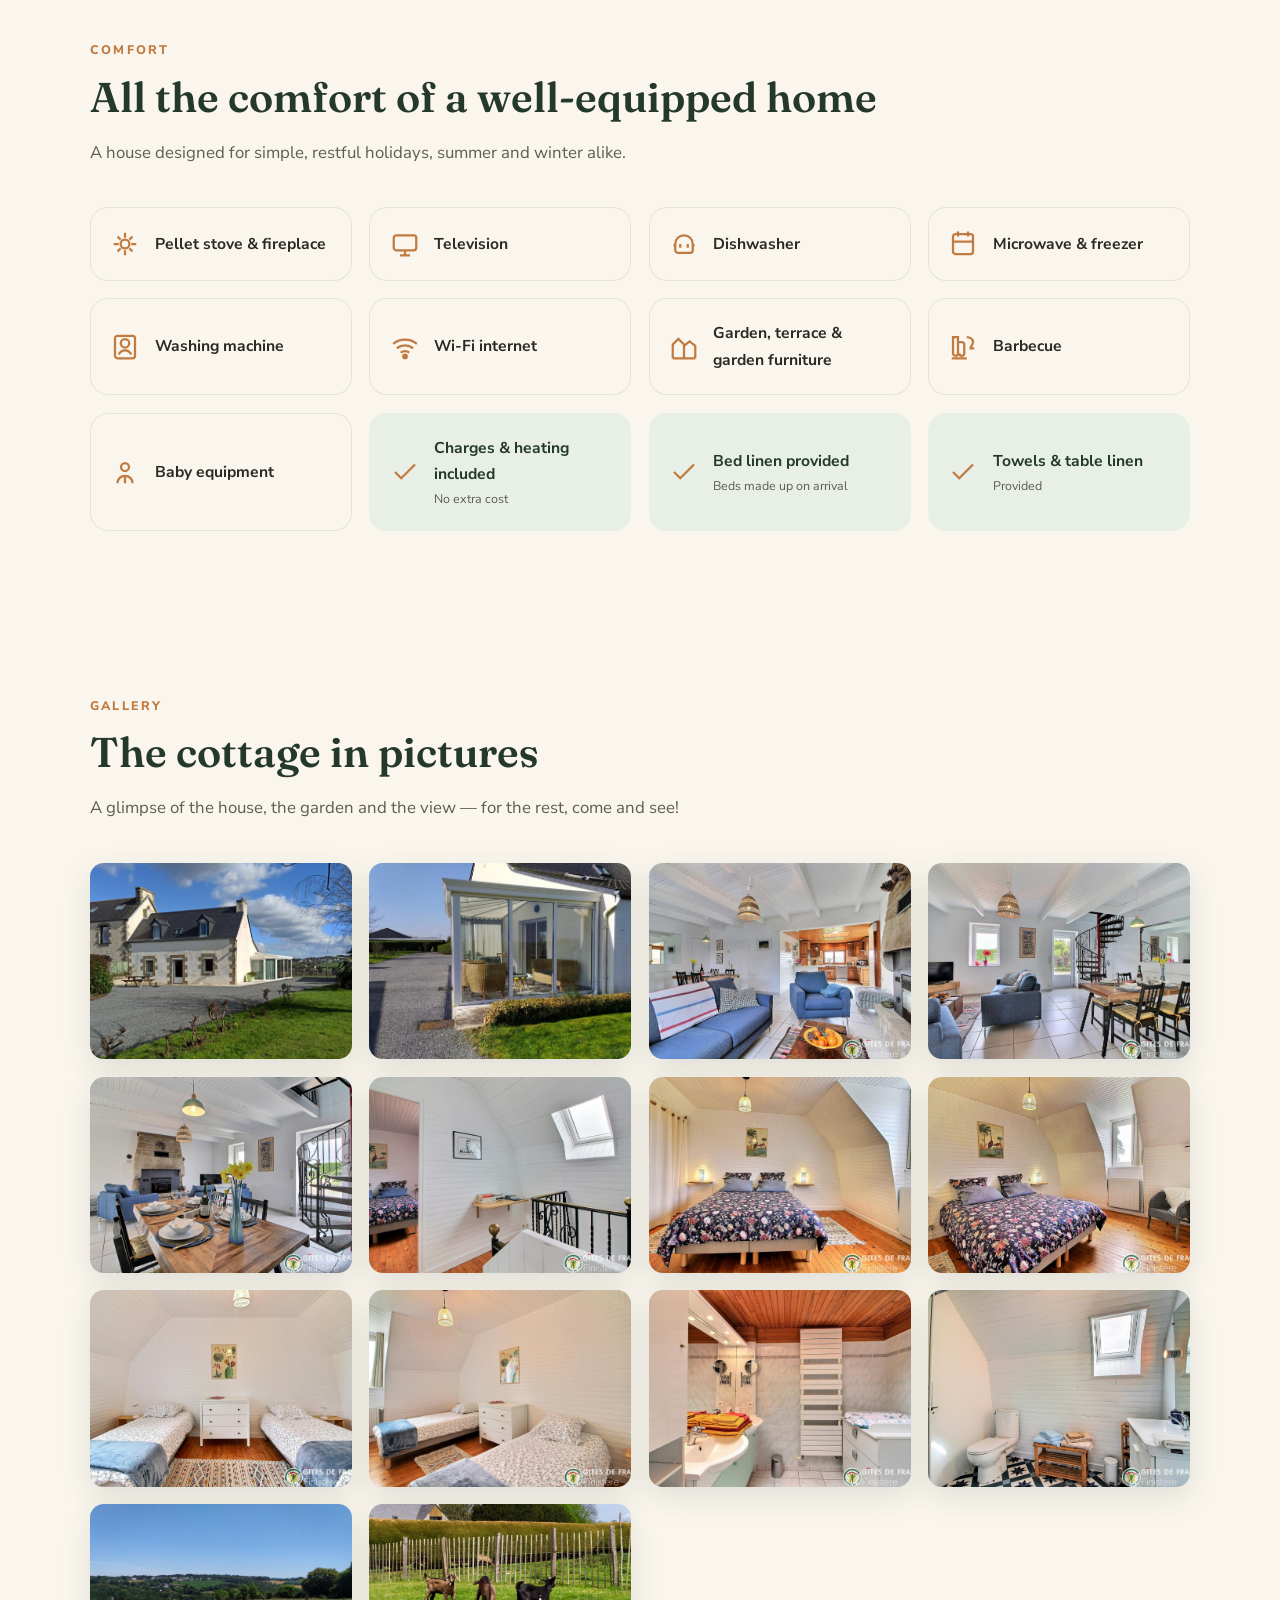
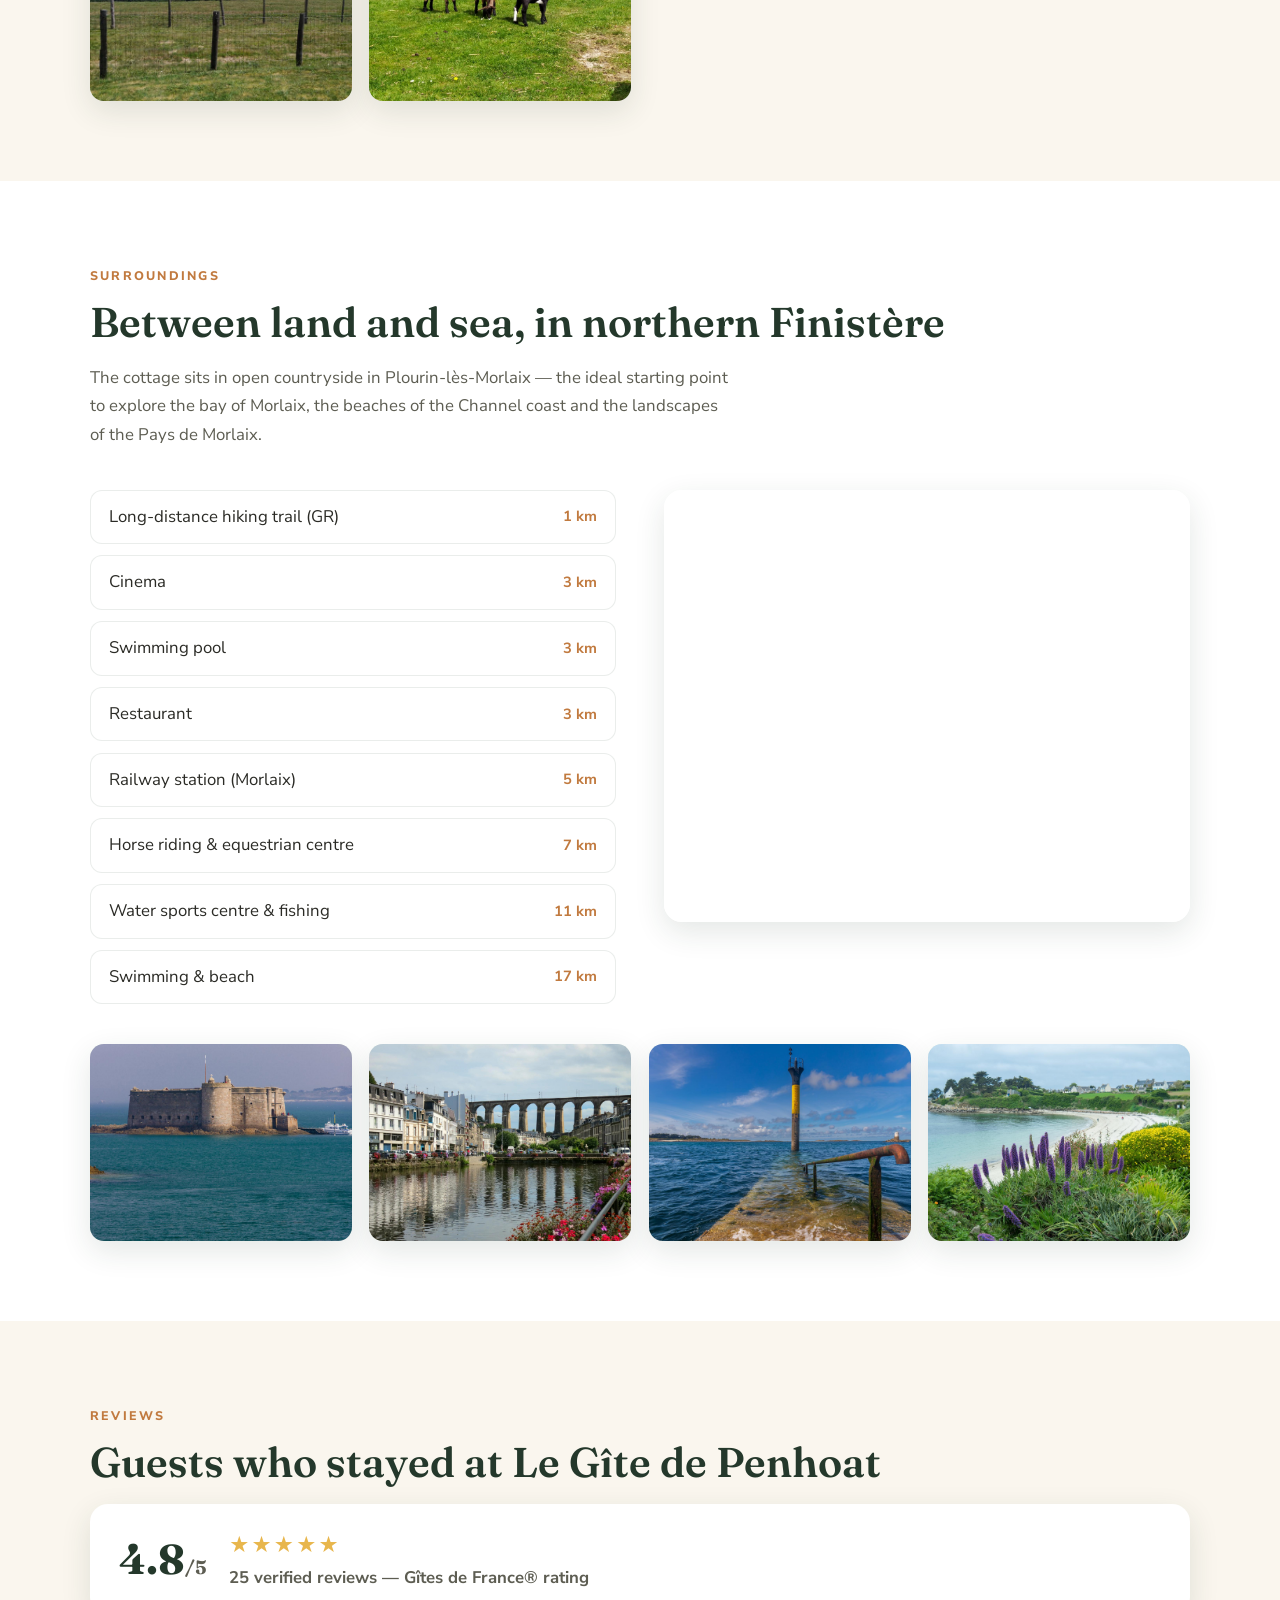
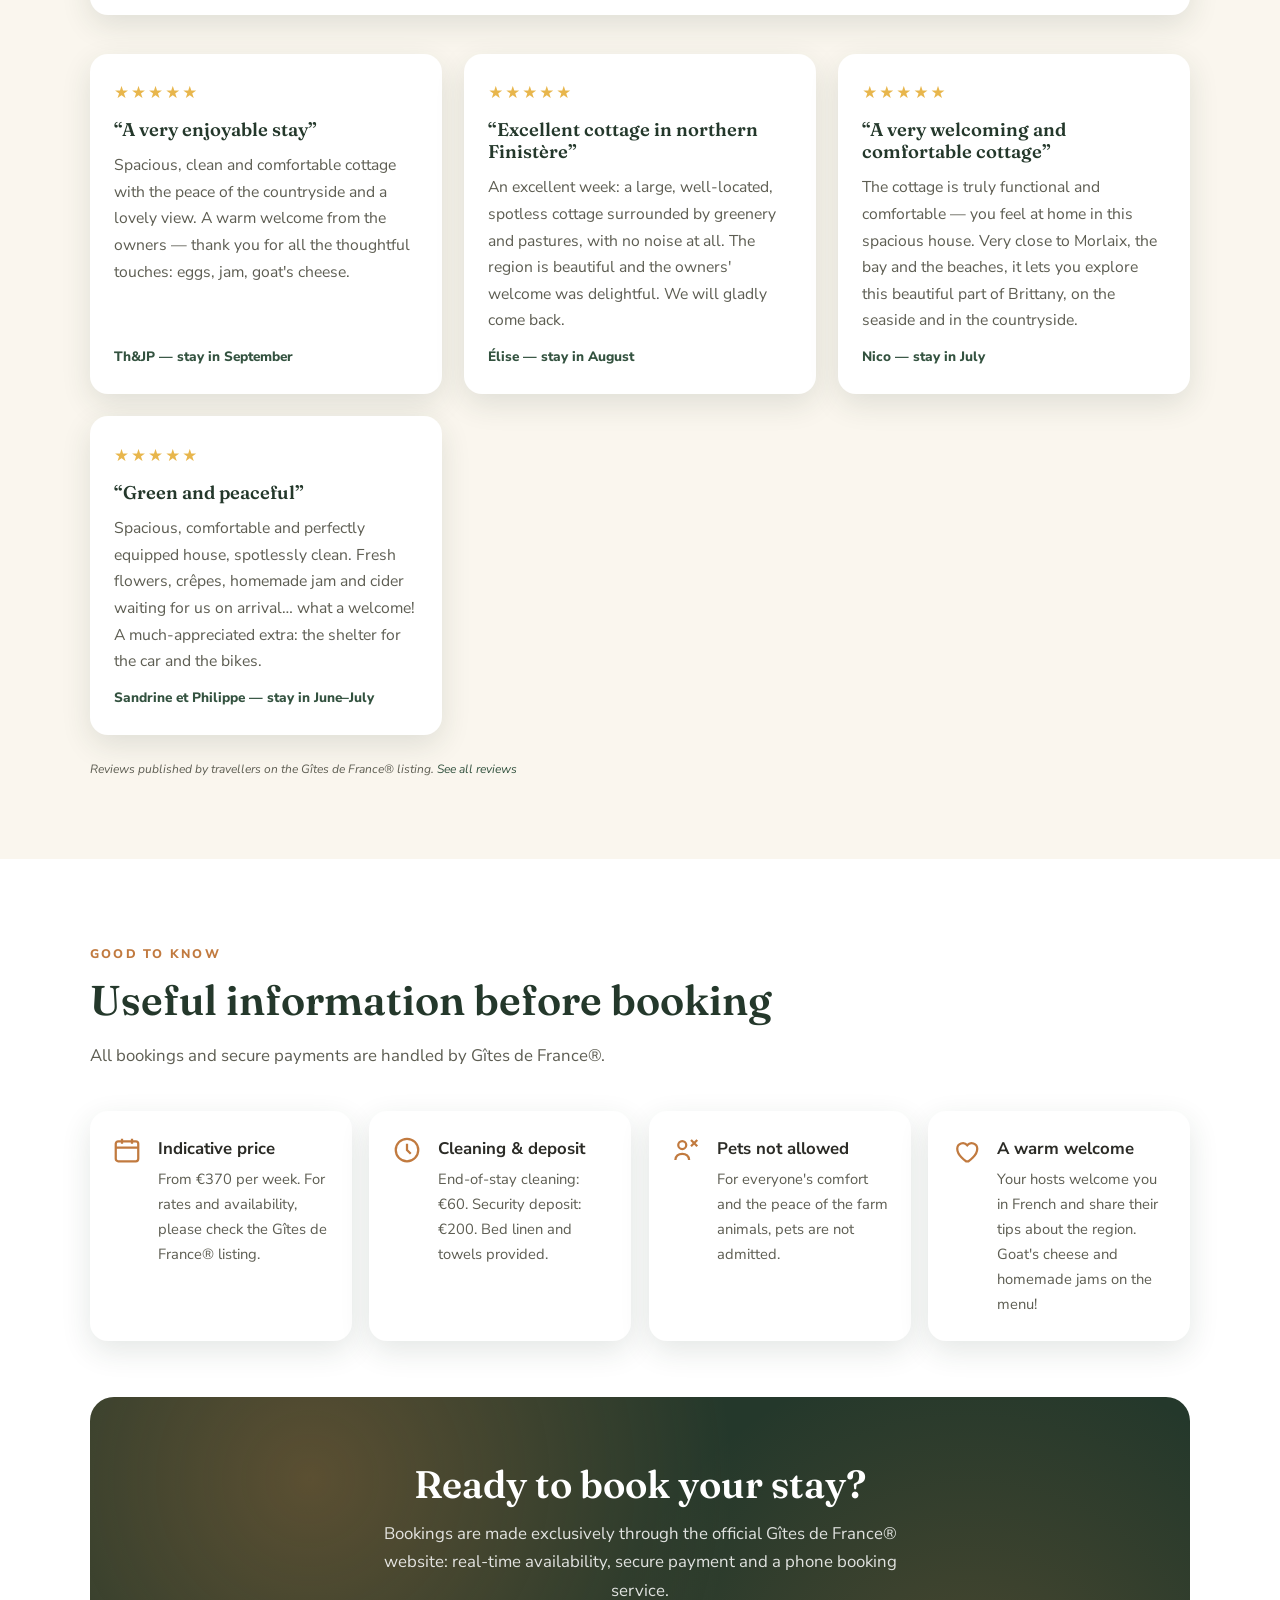
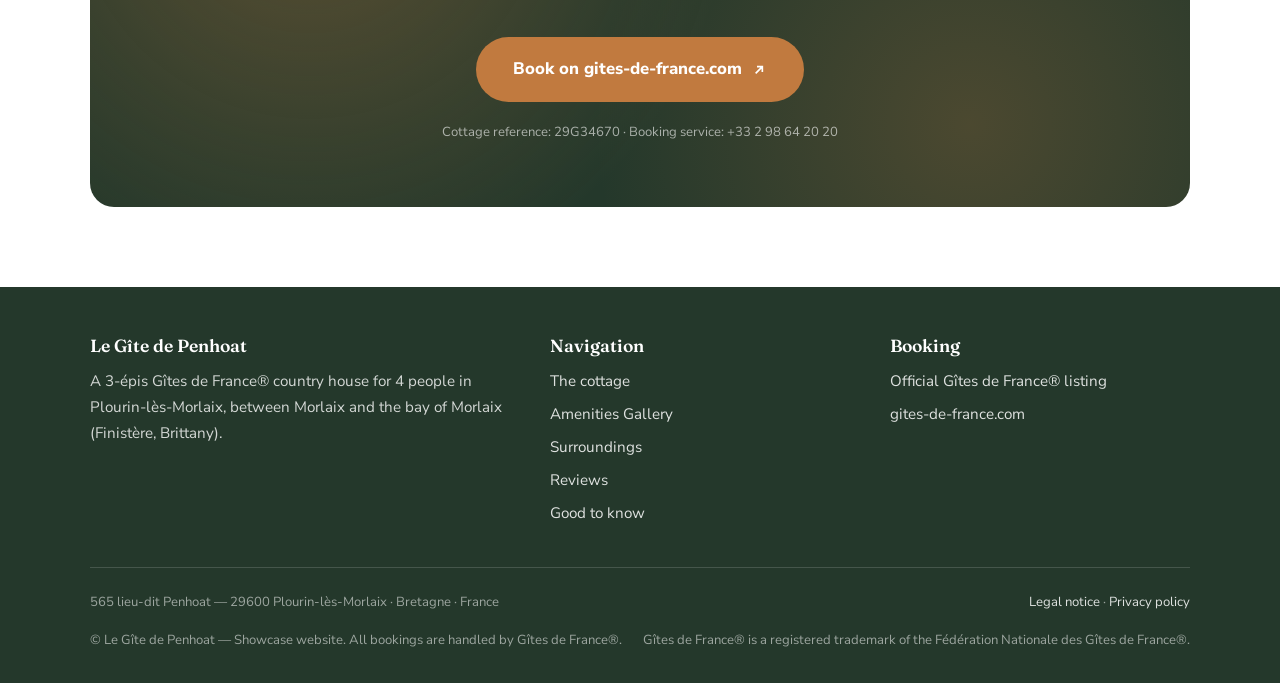
<file: en/index.html>
<!DOCTYPE html>
<html lang="en">
<head>
  <meta charset="UTF-8">
  <meta name="viewport" content="width=device-width, initial-scale=1.0">
  <title>Le Gîte de Penhoat — Country holiday cottage in Plourin-lès-Morlaix, Brittany</title>
  <meta name="description" content="Le Gîte de Penhoat: a pretty 3-épis Gîtes de France® country house for 4 people, minutes from Morlaix and its bay, in Finistère (Brittany, France). Book on gites-de-france.com.">
  <link rel="alternate" hreflang="fr" href="https://gitedepenhoat.fr/">
  <link rel="alternate" hreflang="en" href="https://gitedepenhoat.fr/en/">
  <link rel="alternate" hreflang="es" href="https://gitedepenhoat.fr/es/">
  <link rel="alternate" hreflang="de" href="https://gitedepenhoat.fr/de/">
  <link rel="preconnect" href="https://fonts.googleapis.com">
  <link rel="preconnect" href="https://fonts.gstatic.com" crossorigin>
  <link href="https://fonts.googleapis.com/css2?family=Fraunces:opsz,wght@9..144,600;9..144,700&family=Nunito+Sans:opsz,wght@6..12,400;6..12,700;6..12,800&display=swap" rel="stylesheet">
  <link rel="stylesheet" href="../assets/css/style.css">
  <link rel="icon" href="../assets/img/favicon.svg" type="image/svg+xml">

  <script type="application/ld+json">
  {
    "@context": "https://schema.org",
    "@type": "LodgingBusiness",
    "name": "Le Gîte de Penhoat",
    "description": "3-épis Gîtes de France® country cottage for 4 guests in Plourin-lès-Morlaix, Brittany. Book on gites-de-france.com.",
    "url": "https://gitedepenhoat.fr/en/",
    "address": {
      "@type": "PostalAddress",
      "streetAddress": "565 lieu-dit Penhoat",
      "addressLocality": "Plourin-lès-Morlaix",
      "postalCode": "29600",
      "addressRegion": "Finistère, Bretagne",
      "addressCountry": "FR"
    },
    "geo": { "@type": "GeoCoordinates", "latitude": 48.555528, "longitude": -3.799222 },
    "inLanguage": "en",
    "numberOfRooms": 2,
    "occupancy": { "@type": "QuantitativeValue", "maxValue": 4, "unitText": "personnes" },
    "petsAllowed": false,
    "amenityFeature": [
      { "@type": "LocationFeatureSpecification", "name": "Wi-Fi", "value": true },
      { "@type": "LocationFeatureSpecification", "name": "Cheminée", "value": true },
      { "@type": "LocationFeatureSpecification", "name": "Jardin", "value": true },
      { "@type": "LocationFeatureSpecification", "name": "Lave-linge", "value": true },
      { "@type": "LocationFeatureSpecification", "name": "Lave-vaisselle", "value": true }
    ],
    "aggregateRating": {
      "@type": "AggregateRating",
      "ratingValue": "4.8",
      "bestRating": "5",
      "ratingCount": 25
    },
    "isAccessibleForFree": false,
    "potentialAction": {
      "@type": "ReserveAction",
      "target": "https://www.gites-de-france.com/en/bretagne/finistere/le-gite-de-penhoat-29g34670"
    }
  }
  </script>
</head>
<body>

  <!-- ===== Header ===== -->
  <header class="header" id="top">
    <div class="container header__inner">
      <a class="brand" href="#top">
        <svg class="brand__mark" viewBox="0 0 48 48" fill="none" aria-hidden="true">
          <circle cx="24" cy="24" r="23" fill="#33523f"/>
          <path d="M12 30c2-6 6-9 8-9s2.5 1.5 4 1.5S26.5 21 28 21s6 3 8 9z" fill="#faf6ee"/>
          <rect x="20" y="24" width="8" height="7" rx="1" fill="#c17a3f"/>
          <path d="M24 12l7 6h-14z" fill="#faf6ee"/>
          <rect x="22.5" y="27" width="3" height="4" rx="0.8" fill="#33523f"/>
        </svg>
        <span>Le Gîte de Penhoat<small>Plourin-lès-Morlaix · Brittany</small></span>
      </a>

      <nav class="nav" id="menu">
        <a href="#gite">The cottage</a>
        <a href="#confort">Amenities</a>
        <a href="#galerie">Gallery</a>
        <a href="#alentours">Surroundings</a>
        <a href="#avis">Reviews</a>
        <a href="#infos">Good to know</a>
        <div class="lang-switch" aria-label="Language selection">
          <a href="../" hreflang="fr">FR</a>
          <a href="./" aria-current="true" hreflang="en">EN</a>
          <a href="../es/" hreflang="es">ES</a>
          <a href="../de/" hreflang="de">DE</a>
        </div>
        <a class="btn btn--primary" href="https://www.gites-de-france.com/en/bretagne/finistere/le-gite-de-penhoat-29g34670" target="_blank" rel="noopener">
          Book
          <svg width="14" height="14" viewBox="0 0 24 24" fill="none" stroke="currentColor" stroke-width="2.5" aria-hidden="true"><path d="M7 17L17 7M9 7h8v8"/></svg>
        </a>
      </nav>

      <button class="nav-toggle" id="navToggle" aria-label="Open menu" aria-expanded="false" aria-controls="menu">
        <span></span>
      </button>
    </div>
  </header>

  <main>
    <!-- ===== Hero ===== -->
    <section class="hero">
      <div class="container hero__grid">
        <div>
          <p class="hero__location">Finistère · Brittany · France</p>
          <h1 class="hero__title">Le Gîte de Penhoat</h1>
          <p class="hero__text">
            A pretty country house just minutes from Morlaix, with sweeping views over rolling
            fields and the farm animals. The perfect base to explore Brittany, from the coast
            to the countryside.
          </p>
          <div class="hero__actions">
            <a class="btn btn--primary btn--lg" href="https://www.gites-de-france.com/en/bretagne/finistere/le-gite-de-penhoat-29g34670" target="_blank" rel="noopener">
              Book on Gîtes de France®
              <svg width="16" height="16" viewBox="0 0 24 24" fill="none" stroke="currentColor" stroke-width="2.5" aria-hidden="true"><path d="M7 17L17 7M9 7h8v8"/></svg>
            </a>
            <a class="btn btn--outline btn--lg" href="#gite">Discover the cottage</a>
          </div>
          <div class="hero__stats">
            <div class="stat">
              <svg viewBox="0 0 24 24" fill="none" stroke="#c17a3f" stroke-width="2" aria-hidden="true"><circle cx="9" cy="8" r="3.2"/><path d="M3.5 20c0-3 2.5-5 5.5-5s5.5 2 5.5 5"/><circle cx="17" cy="9" r="2.4"/><path d="M14.8 15.4c.7-.3 1.4-.4 2.2-.4 2.5 0 4.5 1.7 4.5 4"/></svg>
              <div><b>4 guests</b><span>2 bedrooms</span></div>
            </div>
            <div class="stat">
              <svg viewBox="0 0 24 24" fill="none" stroke="#c17a3f" stroke-width="2" aria-hidden="true"><path d="M4 21V9l4-4 4 4v12M12 21V11l4-3 4 3v10M4 21h16"/></svg>
              <div><b>110 m²</b><span>Country house</span></div>
            </div>
            <div class="stat">
              <svg viewBox="0 0 24 24" fill="none" stroke="#c17a3f" stroke-width="2" aria-hidden="true"><path d="M12 3l2.7 5.6 6.3.9-4.5 4.4 1 6.1L12 17l-5.5 3 1-6.1L3 9.5l6.3-.9z"/></svg>
              <div><b>3 épis</b><span>Gîtes de France®</span></div>
            </div>
            <div class="stat">
              <svg viewBox="0 0 24 24" fill="none" stroke="#c17a3f" stroke-width="2" aria-hidden="true"><path d="M12 21s-7-4.5-7-10a4.5 4.5 0 018-2.8A4.5 4.5 0 0121 11c0 5.5-7 10-7 10z"/></svg>
              <div><b>From €370</b><span>per week</span></div>
            </div>
          </div>
        </div>

        <div class="hero__visual">
          <div class="hero__badge"><span class="stars">★★★★★</span> 4.8/5 · 25 reviews</div>
          <img class="hero-photo" src="../assets/img/445331-1_29G34670_a1877a1d95632f9aefab406850487352.jpg" alt="Le Gîte de Penhoat, country house with its garden in Plourin-lès-Morlaix">
        </div>
      </div>
    </section>

    <!-- ===== The cottage ===== -->
    <section class="section section--alt" id="gite">
      <div class="container about__grid">
        <div class="about__visual reveal">
          <img src="../assets/img/445331-10_29G34670_07c70113501ff7d0c62c78a49d79dd7e.jpg" loading="lazy" alt="The cottage's living room with its fireplace">
        </div>
        <div class="about__content reveal">
          <span class="section__eyebrow">Welcome</span>
          <h2 class="section__title">A country house, minutes from Morlaix</h2>
          <p>
            Enjoy a pretty country house with sweeping views over the owners' sheep and the
            rolling fields of northern Finistère. Spacious, spotless and comfortable, it welcomes
            you for a quiet, green holiday just a stone's throw from the bay of Morlaix.
          </p>
          <p>
            On the spot, taste goat's cheese and homemade jams, or meet the farm animals — a
            warm welcome that delights grown-ups and children alike. The location is ideal for
            exploring both coast and countryside: beaches, hiking trails, heritage sites and
            Breton crêperies await you.
          </p>
          <div class="about__highlight">
            Rated 3 épis Gîtes de France® — approved since 2023, charges and heating included,
            beds made up on arrival.
          </div>
        </div>
      </div>
    </section>

    <!-- ===== Amenities ===== -->
    <section class="section" id="confort">
      <div class="container">
        <span class="section__eyebrow">Comfort</span>
        <h2 class="section__title">All the comfort of a well-equipped home</h2>
        <p class="section__intro">A house designed for simple, restful holidays, summer and winter alike.</p>

        <div class="amenities__grid">
          <div class="amenity reveal">
            <svg viewBox="0 0 24 24" fill="none" stroke="currentColor" stroke-width="1.8" aria-hidden="true"><path d="M12 3v4M12 17v4M3 12h4M17 12h4M6 6l2.5 2.5M15.5 15.5L18 18M18 6l-2.5 2.5M8.5 15.5L6 18"/><circle cx="12" cy="12" r="3.5"/></svg>
            <b>Pellet stove &amp; fireplace</b>
          </div>
          <div class="amenity reveal">
            <svg viewBox="0 0 24 24" fill="none" stroke="currentColor" stroke-width="1.8" aria-hidden="true"><rect x="3" y="5" width="18" height="12" rx="2"/><path d="M8 21h8M12 17v4"/></svg>
            <b>Television</b>
          </div>
          <div class="amenity reveal">
            <svg viewBox="0 0 24 24" fill="none" stroke="currentColor" stroke-width="1.8" aria-hidden="true"><path d="M5 12a7 7 0 0114 0v5a2 2 0 01-2 2H7a2 2 0 01-2-2zM5 13H3.5M20.5 13H19M9 12v3M15 12v3"/></svg>
            <b>Dishwasher</b>
          </div>
          <div class="amenity reveal">
            <svg viewBox="0 0 24 24" fill="none" stroke="currentColor" stroke-width="1.8" aria-hidden="true"><rect x="4" y="4" width="16" height="16" rx="2"/><path d="M8 2v4M16 2v4M4 10h16"/></svg>
            <b>Microwave &amp; freezer</b>
          </div>
          <div class="amenity reveal">
            <svg viewBox="0 0 24 24" fill="none" stroke="currentColor" stroke-width="1.8" aria-hidden="true"><rect x="4" y="3" width="16" height="18" rx="2"/><circle cx="12" cy="9" r="3.4"/><path d="M7 18c1-2.2 3-3.4 5-3.4s4 1.2 5 3.4"/></svg>
            <b>Washing machine</b>
          </div>
          <div class="amenity reveal">
            <svg viewBox="0 0 24 24" fill="none" stroke="currentColor" stroke-width="1.8" aria-hidden="true"><path d="M2.5 9.5a15 15 0 0119 0M5.5 13a10.5 10.5 0 0113 0M8.5 16.5a6 6 0 017 0"/><circle cx="12" cy="19.5" r="1.4" fill="currentColor"/></svg>
            <b>Wi-Fi internet</b>
          </div>
          <div class="amenity reveal">
            <svg viewBox="0 0 24 24" fill="none" stroke="currentColor" stroke-width="1.8" aria-hidden="true"><path d="M3 21V10l4.5-4.5L12 10v11M12 21V11l4.5-3.5L21 11v10M3 21h18"/></svg>
            <b>Garden, terrace &amp; garden furniture</b>
          </div>
          <div class="amenity reveal">
            <svg viewBox="0 0 24 24" fill="none" stroke="currentColor" stroke-width="1.8" aria-hidden="true"><path d="M4 4h4v13a2 2 0 01-2 2 2 2 0 01-2-2zM8 8h3a2 2 0 012 2v7a2 2 0 01-2 2 2 2 0 01-2-2M3 21h12M15 4c2.5 0 5 1.5 5 4s-2 3.5-2 5h3"/></svg>
            <b>Barbecue</b>
          </div>
          <div class="amenity reveal">
            <svg viewBox="0 0 24 24" fill="none" stroke="currentColor" stroke-width="1.8" aria-hidden="true"><circle cx="12" cy="8" r="3.2"/><path d="M6 21c0-3.5 2.6-6 6-6s6 2.5 6 6M12 15v6"/></svg>
            <b>Baby equipment</b>
          </div>
          <div class="amenity amenity--included reveal">
            <svg viewBox="0 0 24 24" fill="none" stroke="currentColor" stroke-width="1.8" aria-hidden="true"><path d="M20 6L9 17l-5-5"/></svg>
            <div><b>Charges &amp; heating included</b><span>No extra cost</span></div>
          </div>
          <div class="amenity amenity--included reveal">
            <svg viewBox="0 0 24 24" fill="none" stroke="currentColor" stroke-width="1.8" aria-hidden="true"><path d="M20 6L9 17l-5-5"/></svg>
            <div><b>Bed linen provided</b><span>Beds made up on arrival</span></div>
          </div>
          <div class="amenity amenity--included reveal">
            <svg viewBox="0 0 24 24" fill="none" stroke="currentColor" stroke-width="1.8" aria-hidden="true"><path d="M20 6L9 17l-5-5"/></svg>
            <div><b>Towels &amp; table linen</b><span>Provided</span></div>
          </div>
        </div>
      </div>
    </section>

    
    <!-- ===== Gallery ===== -->
    <section class="section" id="galerie">
      <div class="container">
        <span class="section__eyebrow">Gallery</span>
        <h2 class="section__title">The cottage in pictures</h2>
        <p class="section__intro">A glimpse of the house, the garden and the view — for the rest, come and see!</p>
        <div class="gallery">
          <figure class="gallery__item reveal">
            <img src="../assets/img/445331-2_29G34670_da28d4f0a7532b4d40dcc97918d48cba.jpg" loading="lazy" alt="The front of the cottage">
            <figcaption>The front of the cottage</figcaption>
          </figure>
          <figure class="gallery__item reveal">
            <img src="../assets/img/445331-4_29G34670_3af0cc1334cf83dcc9104acedd21a04a.jpg" loading="lazy" alt="The terrace">
            <figcaption>The terrace</figcaption>
          </figure>
          <figure class="gallery__item reveal">
            <img src="../assets/img/445331-9_29G34670_508c0cb157bdef708222b9f815b9a261.jpg" loading="lazy" alt="The living room and its fireplace">
            <figcaption>The living room and its fireplace</figcaption>
          </figure>
          <figure class="gallery__item reveal">
            <img src="../assets/img/445331-11_29G34670_595d47309f26e80ff2aae0bebb3ee3cf.jpg" loading="lazy" alt="The dining area">
            <figcaption>The dining area</figcaption>
          </figure>
          <figure class="gallery__item reveal">
            <img src="../assets/img/445331-12_29G34670_f45ae9b705f04b7f96d32dd5cd57ab38.jpg" loading="lazy" alt="The kitchen">
            <figcaption>The kitchen</figcaption>
          </figure>
          <figure class="gallery__item reveal">
            <img src="../assets/img/445331-14_29G34670_b9786c7bd0013a84ef10a09757c6bcb8.jpg" loading="lazy" alt="A bedroom">
            <figcaption>A bedroom</figcaption>
          </figure>
          <figure class="gallery__item reveal">
            <img src="../assets/img/445331-15_29G34670_1e03e9a22f0e5697ab7eda43cec6d038.jpg" loading="lazy" alt="A bedroom">
            <figcaption>A bedroom</figcaption>
          </figure>
          <figure class="gallery__item reveal">
            <img src="../assets/img/445331-16_29G34670_568c3ac12731eb76797459ec7dfb73cf.jpg" loading="lazy" alt="A bedroom">
            <figcaption>A bedroom</figcaption>
          </figure>
          <figure class="gallery__item reveal">
            <img src="../assets/img/445331-18_29G34670_19d5291e33ceb8896a63a41d432e37ff.jpg" loading="lazy" alt="A bedroom">
            <figcaption>A bedroom</figcaption>
          </figure>
          <figure class="gallery__item reveal">
            <img src="../assets/img/445331-19_29G34670_880293424aead9f3c84e0905d61178b4.jpg" loading="lazy" alt="A bedroom">
            <figcaption>A bedroom</figcaption>
          </figure>
          <figure class="gallery__item reveal">
            <img src="../assets/img/445331-13_29G34670_a7401d60c7ffd1bef7b037bb3b6a6e87.jpg" loading="lazy" alt="The bathroom">
            <figcaption>The bathroom</figcaption>
          </figure>
          <figure class="gallery__item reveal">
            <img src="../assets/img/445331-17_29G34670_644e4f74867e7bfef6c792153294c2b8.jpg" loading="lazy" alt="The bathroom">
            <figcaption>The bathroom</figcaption>
          </figure>
          <figure class="gallery__item reveal">
            <img src="../assets/img/445331-6_29G34670_59c07fe735e6522c13b8f55d4693563a.jpg" loading="lazy" alt="View over the countryside">
            <figcaption>View over the countryside</figcaption>
          </figure>
          <figure class="gallery__item reveal">
            <img src="../assets/img/445331-26_29G34670_6a025ea637e008447c1741cb72a5bda7.jpg" loading="lazy" alt="The farm's goats">
            <figcaption>The farm's goats</figcaption>
          </figure>
        </div>
      </div>
    </section>

    <!-- ===== Surroundings ===== -->
    <section class="section section--alt" id="alentours">
      <div class="container">
        <span class="section__eyebrow">Surroundings</span>
        <h2 class="section__title">Between land and sea, in northern Finistère</h2>
        <p class="section__intro">
          The cottage sits in open countryside in Plourin-lès-Morlaix — the
          ideal starting point to explore the bay of Morlaix, the beaches of the Channel coast
          and the landscapes of the Pays de Morlaix.
        </p>

        <div class="around__grid">
          <ul class="distances reveal">
            <li>Long-distance hiking trail (GR) <span>1 km</span></li>
            <li>Cinema <span>3 km</span></li>
            <li>Swimming pool <span>3 km</span></li>
            <li>Restaurant <span>3 km</span></li>
            <li>Railway station (Morlaix) <span>5 km</span></li>
            <li>Horse riding &amp; equestrian centre <span>7 km</span></li>
            <li>Water sports centre &amp; fishing <span>11 km</span></li>
            <li>Swimming &amp; beach <span>17 km</span></li>
          </ul>
          <div class="map-frame reveal">
            <iframe
              title="Map: Plourin-lès-Morlaix, Finistère"
              src="https://www.openstreetmap.org/export/embed.html?bbox=-3.8062%2C48.5505%2C-3.7922%2C48.5605&amp;layer=mapnik&amp;marker=48.555528%2C-3.799222"
              loading="lazy"
              referrerpolicy="no-referrer-when-downgrade"></iframe>
          </div>
        </div>

        <div class="region-photos">
          <figure class="region-card reveal">
            <img src="../assets/img/445331-23_29G34670_6e4526a48b16445fa5c337262cbfc54e.jpg" loading="lazy" alt="The bay of Morlaix">
            <figcaption>The bay of Morlaix</figcaption>
          </figure>
          <figure class="region-card reveal">
            <img src="../assets/img/445331-25_29G34670_fc160c900fbd56bc013f60551e28f043.jpg" loading="lazy" alt="The Morlaix viaduct">
            <figcaption>The Morlaix viaduct</figcaption>
          </figure>
          <figure class="region-card reveal">
            <img src="../assets/img/445331-27_29G34670_e258c7b89f95b803322737d1d8765167.jpg" loading="lazy" alt="The Breton coastline">
            <figcaption>The Breton coastline</figcaption>
          </figure>
          <figure class="region-card reveal">
            <img src="../assets/img/445331-28_29G34670_a8f840a4a7abdaea83a293df5d700f73.jpg" loading="lazy" alt="Beaches 17 km away">
            <figcaption>Beaches 17 km away</figcaption>
          </figure>
        </div>
      </div>
    </section>

    <!-- ===== Reviews ===== -->
    <section class="section" id="avis">
      <div class="container">
        <span class="section__eyebrow">Reviews</span>
        <h2 class="section__title">Guests who stayed at Le Gîte de Penhoat</h2>

        <div class="rating-summary reveal">
          <div class="rating-summary__score">4.8<small>/5</small></div>
          <div>
            <div class="rating-summary__stars" aria-hidden="true">★★★★★</div>
            <div class="rating-summary__count">25 verified reviews — Gîtes de France® rating</div>
          </div>
        </div>

        <div class="reviews__grid">
          <article class="review reveal">
            <div class="review__stars" aria-label="5 out of 5">★★★★★</div>
            <h3>“A very enjoyable stay”</h3>
            <p>
              Spacious, clean and comfortable cottage with the peace of the countryside and a
              lovely view. A warm welcome from the owners — thank you for all the thoughtful
              touches: eggs, jam, goat's cheese.
            </p>
            <div class="review__author">Th&amp;JP — stay in September</div>
          </article>

          <article class="review reveal">
            <div class="review__stars" aria-label="5 out of 5">★★★★★</div>
            <h3>“Excellent cottage in northern Finistère”</h3>
            <p>
              An excellent week: a large, well-located, spotless cottage surrounded by greenery
              and pastures, with no noise at all. The region is beautiful and the owners' welcome
              was delightful. We will gladly come back.
            </p>
            <div class="review__author">Élise — stay in August</div>
          </article>

          <article class="review reveal">
            <div class="review__stars" aria-label="5 out of 5">★★★★★</div>
            <h3>“A very welcoming and comfortable cottage”</h3>
            <p>
              The cottage is truly functional and comfortable — you feel at home in this
              spacious house. Very close to Morlaix, the bay and the beaches, it lets you
              explore this beautiful part of Brittany, on the seaside and in the countryside.
            </p>
            <div class="review__author">Nico — stay in July</div>
          </article>

          <article class="review reveal">
            <div class="review__stars" aria-label="5 out of 5">★★★★★</div>
            <h3>“Green and peaceful”</h3>
            <p>
              Spacious, comfortable and perfectly equipped house, spotlessly clean. Fresh
              flowers, crêpes, homemade jam and cider waiting for us on arrival… what a
              welcome! A much-appreciated extra: the shelter for the car and the bikes.
            </p>
            <div class="review__author">Sandrine et Philippe — stay in June–July</div>
          </article>
        </div>

        <p class="review__note" style="margin-top:1.5rem">
          Reviews published by travellers on the Gîtes de France® listing.
          <a href="https://www.gites-de-france.com/en/bretagne/finistere/le-gite-de-penhoat-29g34670" target="_blank" rel="noopener">See all reviews</a>
        </p>
      </div>
    </section>

    <!-- ===== Good to know + CTA ===== -->
    <section class="section section--alt" id="infos">
      <div class="container">
        <span class="section__eyebrow">Good to know</span>
        <h2 class="section__title">Useful information before booking</h2>
        <p class="section__intro">All bookings and secure payments are handled by Gîtes de France®.</p>

        <div class="practical">
          <div class="practical__card reveal">
            <svg viewBox="0 0 24 24" fill="none" stroke="currentColor" stroke-width="1.8" aria-hidden="true"><rect x="3" y="5" width="18" height="16" rx="2"/><path d="M3 10h18M8 3v4M16 3v4"/></svg>
            <div>
              <b>Indicative price</b>
              <p>From €370 per week. For rates and availability, please check the Gîtes de France® listing.</p>
            </div>
          </div>
          <div class="practical__card reveal">
            <svg viewBox="0 0 24 24" fill="none" stroke="currentColor" stroke-width="1.8" aria-hidden="true"><circle cx="12" cy="12" r="9"/><path d="M12 7v5l3 3"/></svg>
            <div>
              <b>Cleaning &amp; deposit</b>
              <p>End-of-stay cleaning: €60. Security deposit: €200. Bed linen and towels provided.</p>
            </div>
          </div>
          <div class="practical__card reveal">
            <svg viewBox="0 0 24 24" fill="none" stroke="currentColor" stroke-width="1.8" aria-hidden="true"><circle cx="9" cy="8" r="3.2"/><path d="M3.5 20c0-3 2.5-5 5.5-5s5.5 2 5.5 5"/><path d="M16 4l5 5M21 4l-5 5"/></svg>
            <div>
              <b>Pets not allowed</b>
              <p>For everyone's comfort and the peace of the farm animals, pets are not admitted.</p>
            </div>
          </div>
          <div class="practical__card reveal">
            <svg viewBox="0 0 24 24" fill="none" stroke="currentColor" stroke-width="1.8" aria-hidden="true"><path d="M12 21s-7-4.5-7-10a4.5 4.5 0 018-2.8A4.5 4.5 0 0121 11c0 5.5-7 10-7 10z"/></svg>
            <div>
              <b>A warm welcome</b>
              <p>Your hosts welcome you in French and share their tips about the region. Goat's cheese and homemade jams on the menu!</p>
            </div>
          </div>
        </div>

        <div class="cta-band reveal">
          <h2>Ready to book your stay?</h2>
          <p>
            Bookings are made exclusively through the official Gîtes de France® website:
            real-time availability, secure payment and a phone booking service.
          </p>
          <a class="btn btn--primary btn--lg" href="https://www.gites-de-france.com/en/bretagne/finistere/le-gite-de-penhoat-29g34670" target="_blank" rel="noopener">
            Book on gites-de-france.com
            <svg width="16" height="16" viewBox="0 0 24 24" fill="none" stroke="currentColor" stroke-width="2.5" aria-hidden="true"><path d="M7 17L17 7M9 7h8v8"/></svg>
          </a>
          <div class="cta-band__note">Cottage reference: 29G34670 · Booking service: +33 2 98 64 20 20</div>
        </div>
      </div>
    </section>
  </main>

  <!-- ===== Footer ===== -->
  <footer class="footer">
    <div class="container">
      <div class="footer__grid">
        <div>
          <h3>Le Gîte de Penhoat</h3>
          <p>
            A 3-épis Gîtes de France® country house for 4 people in Plourin-lès-Morlaix,
            between Morlaix and the bay of Morlaix (Finistère, Brittany).
          </p>
        </div>
        <div>
          <h3>Navigation</h3>
          <ul>
            <li><a href="#gite">The cottage</a></li>
            <li><a href="#confort">Amenities</a>
        <a href="#galerie">Gallery</a></li>
            <li><a href="#alentours">Surroundings</a></li>
            <li><a href="#avis">Reviews</a></li>
            <li><a href="#infos">Good to know</a></li>
          </ul>
        </div>
        <div>
          <h3>Booking</h3>
          <ul>
            <li><a href="https://www.gites-de-france.com/en/bretagne/finistere/le-gite-de-penhoat-29g34670" target="_blank" rel="noopener">Official Gîtes de France® listing</a></li>
            <li><a href="https://www.gites-de-france.com" target="_blank" rel="noopener">gites-de-france.com</a></li>
          </ul>
        </div>
      </div>
      <div class="footer__bottom">
        <span>565 lieu-dit Penhoat — 29600 Plourin-lès-Morlaix · Bretagne · France</span>
        <span> <a href="../mentions-legales.html">Legal notice</a> · <a href="../politique-de-confidentialite.html">Privacy policy</a></span>
        <span>© Le Gîte de Penhoat — Showcase website. All bookings are handled by Gîtes de France®.</span>
        <span>Gîtes de France® is a registered trademark of the Fédération Nationale des Gîtes de France®.</span>
      </div>
    </div>
  </footer>

  <!-- Mobile CTA bar -->
  <div class="mobile-cta">
    <a href="https://www.gites-de-france.com/en/bretagne/finistere/le-gite-de-penhoat-29g34670" target="_blank" rel="noopener">Book on Gîtes de France®</a>
  </div>

  <script src="../assets/js/main.js"></script>
</body>
</html>
</file>
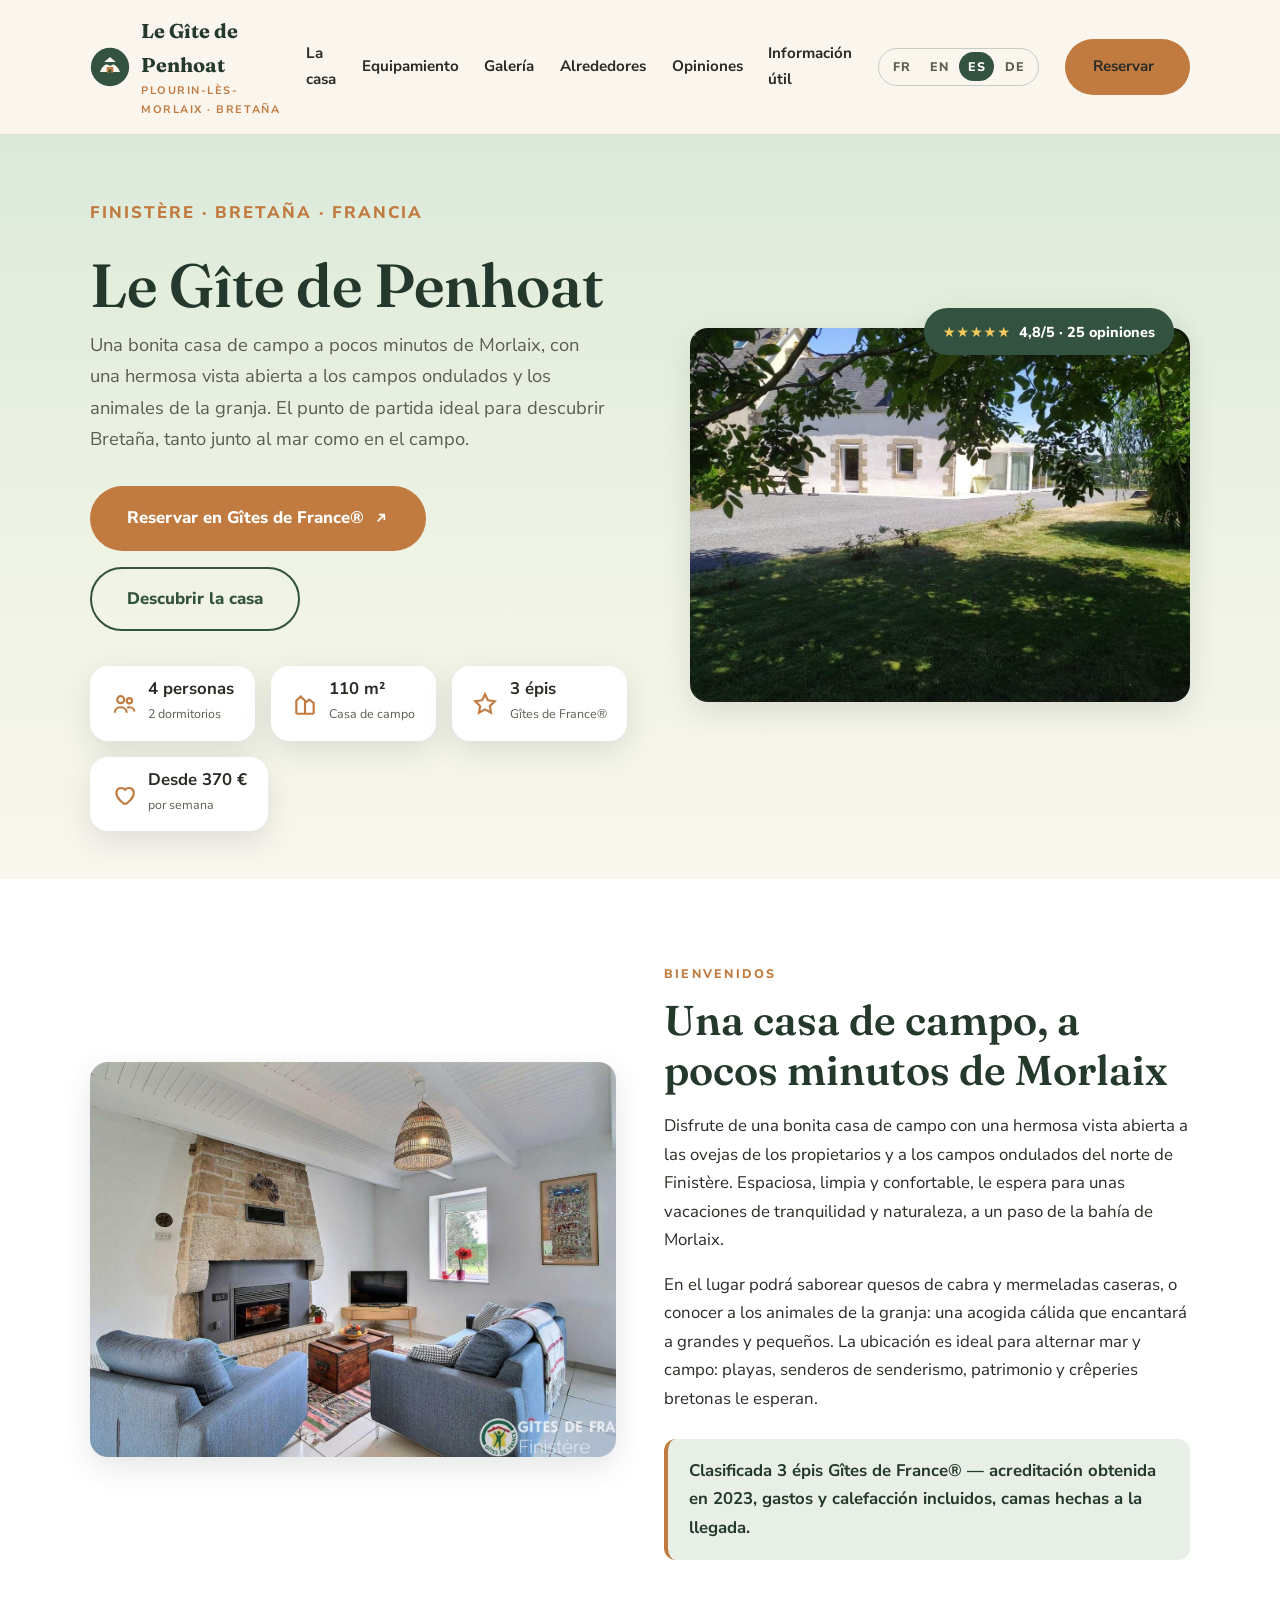
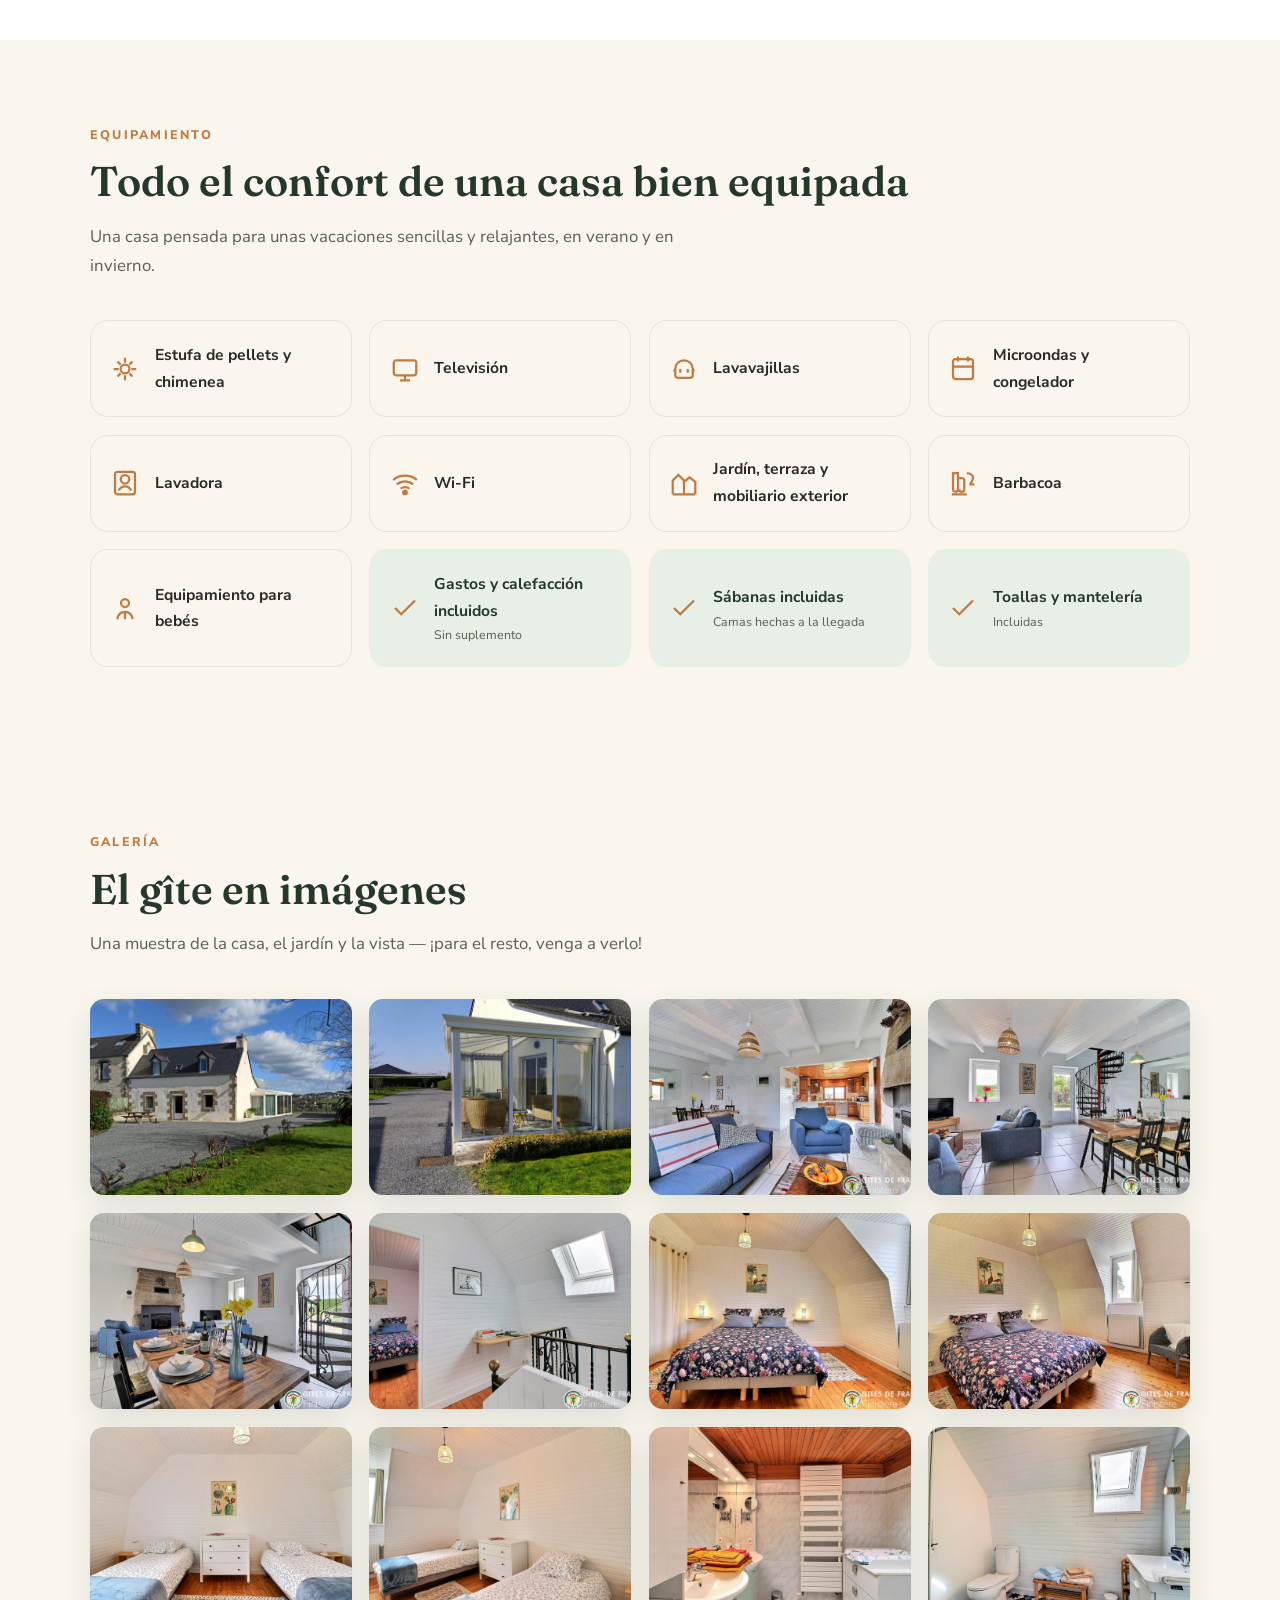
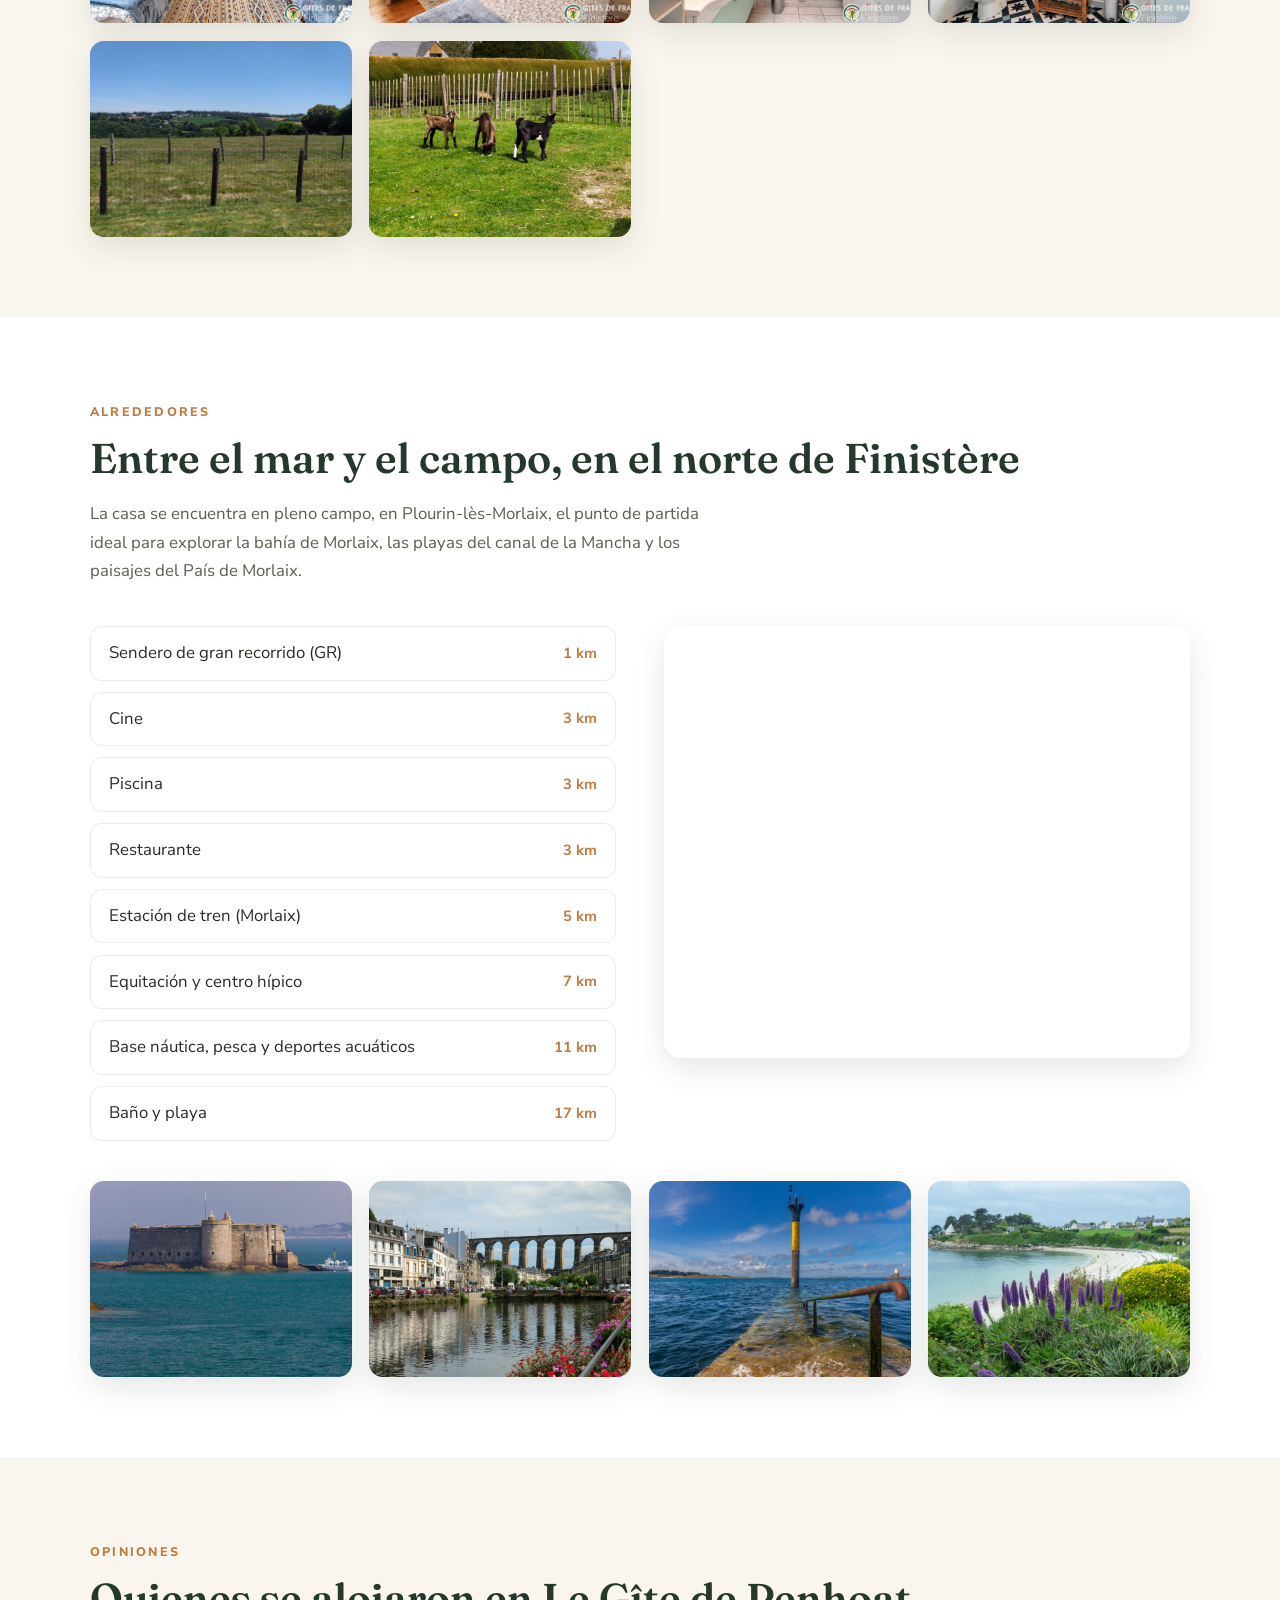
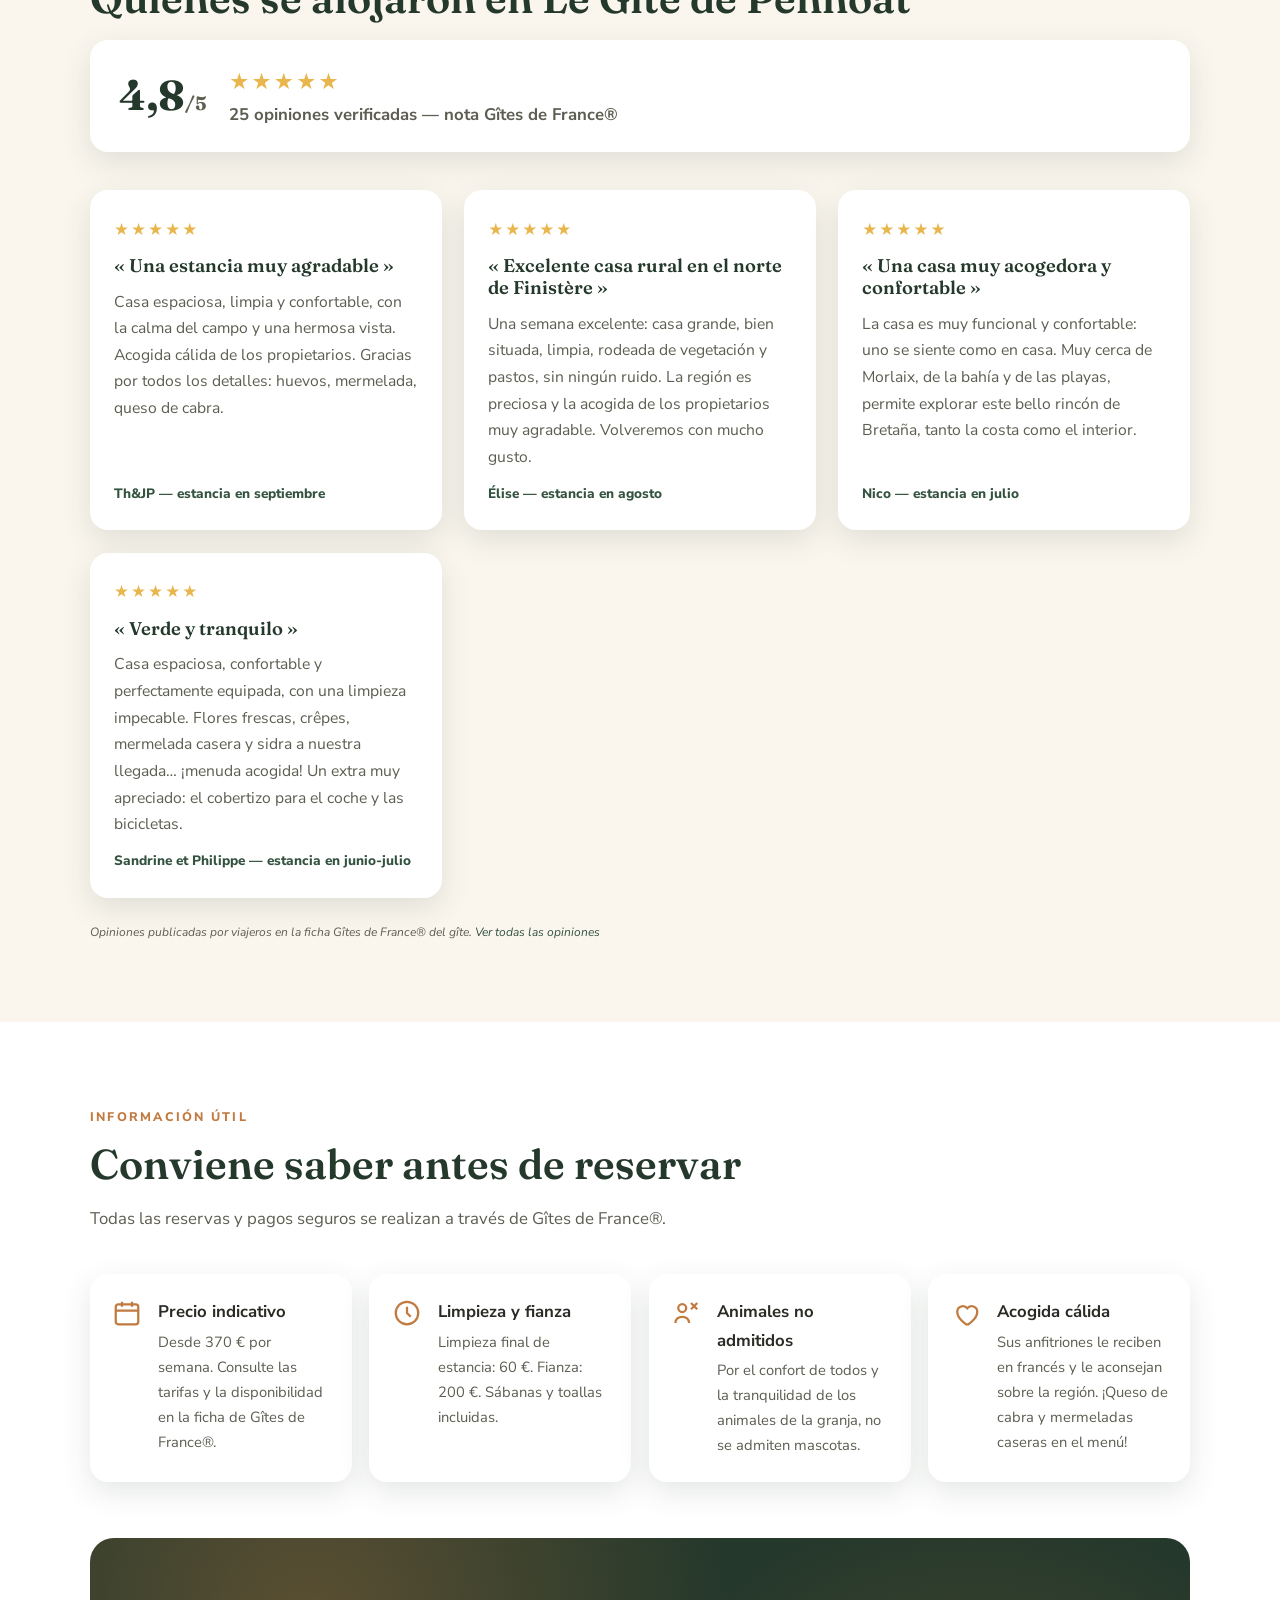
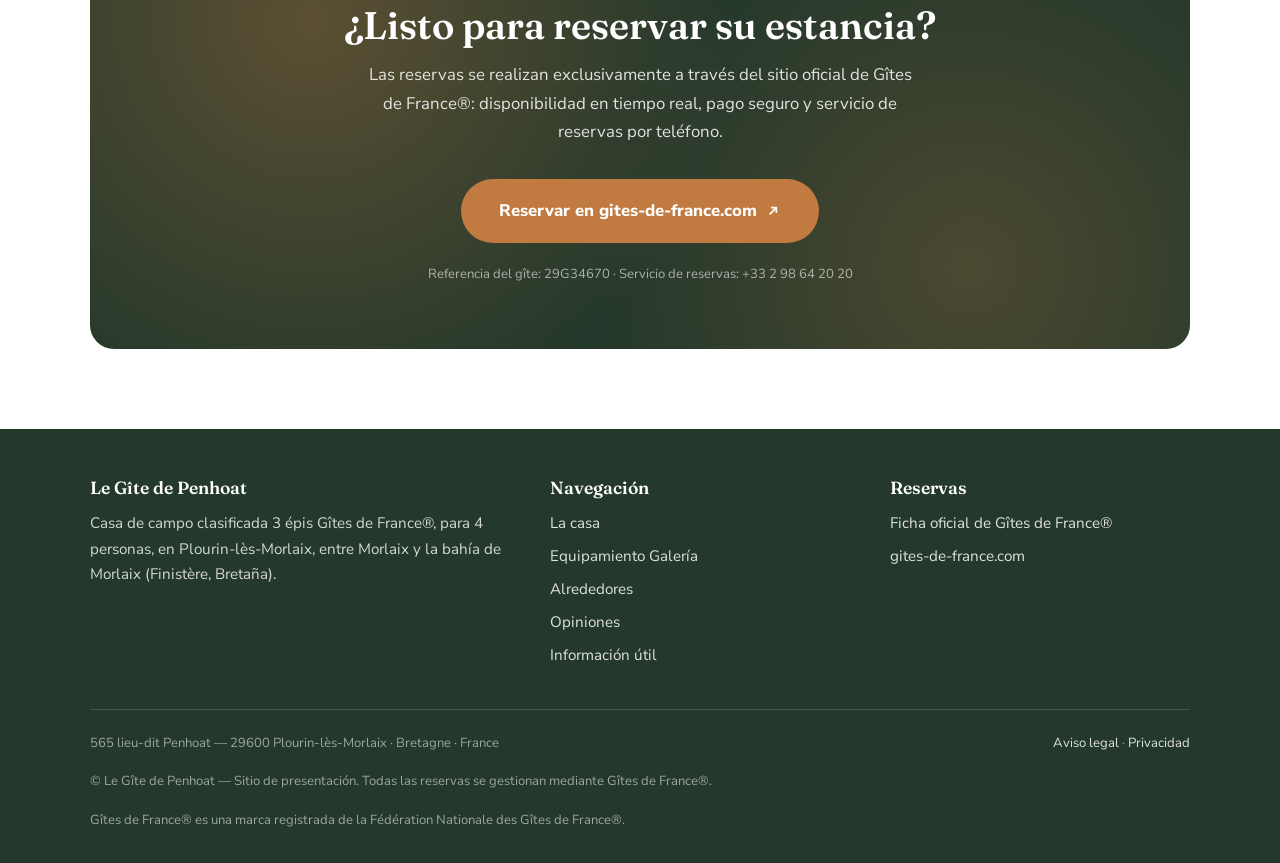
<file: es/index.html>
<!DOCTYPE html>
<html lang="es">
<head>
  <meta charset="UTF-8">
  <meta name="viewport" content="width=device-width, initial-scale=1.0">
  <title>Le Gîte de Penhoat — Casa rural en Plourin-lès-Morlaix, Bretaña</title>
  <meta name="description" content="Le Gîte de Penhoat: una bonita casa rural 3 épis Gîtes de France® para 4 personas, a pocos minutos de Morlaix y de su bahía, en Finistère (Bretaña, Francia). Reserva en gites-de-france.com.">
  <link rel="alternate" hreflang="fr" href="https://gitedepenhoat.fr/">
  <link rel="alternate" hreflang="en" href="https://gitedepenhoat.fr/en/">
  <link rel="alternate" hreflang="es" href="https://gitedepenhoat.fr/es/">
  <link rel="alternate" hreflang="de" href="https://gitedepenhoat.fr/de/">
  <link rel="preconnect" href="https://fonts.googleapis.com">
  <link rel="preconnect" href="https://fonts.gstatic.com" crossorigin>
  <link href="https://fonts.googleapis.com/css2?family=Fraunces:opsz,wght@9..144,600;9..144,700&family=Nunito+Sans:opsz,wght@6..12,400;6..12,700;6..12,800&display=swap" rel="stylesheet">
  <link rel="stylesheet" href="../assets/css/style.css">
  <link rel="icon" href="../assets/img/favicon.svg" type="image/svg+xml">

  <script type="application/ld+json">
  {
    "@context": "https://schema.org",
    "@type": "LodgingBusiness",
    "name": "Le Gîte de Penhoat",
    "description": "Casa rural 3 épis Gîtes de France® para 4 personas en Plourin-lès-Morlaix, Bretaña. Reserva en gites-de-france.com.",
    "url": "https://gitedepenhoat.fr/es/",
    "address": {
      "@type": "PostalAddress",
      "streetAddress": "565 lieu-dit Penhoat",
      "addressLocality": "Plourin-lès-Morlaix",
      "postalCode": "29600",
      "addressRegion": "Finistère, Bretagne",
      "addressCountry": "FR"
    },
    "geo": { "@type": "GeoCoordinates", "latitude": 48.555528, "longitude": -3.799222 },
    "inLanguage": "es",
    "numberOfRooms": 2,
    "occupancy": { "@type": "QuantitativeValue", "maxValue": 4, "unitText": "personnes" },
    "petsAllowed": false,
    "amenityFeature": [
      { "@type": "LocationFeatureSpecification", "name": "Wi-Fi", "value": true },
      { "@type": "LocationFeatureSpecification", "name": "Cheminée", "value": true },
      { "@type": "LocationFeatureSpecification", "name": "Jardin", "value": true },
      { "@type": "LocationFeatureSpecification", "name": "Lave-linge", "value": true },
      { "@type": "LocationFeatureSpecification", "name": "Lave-vaisselle", "value": true }
    ],
    "aggregateRating": {
      "@type": "AggregateRating",
      "ratingValue": "4.8",
      "bestRating": "5",
      "ratingCount": 25
    },
    "isAccessibleForFree": false,
    "potentialAction": {
      "@type": "ReserveAction",
      "target": "https://www.gites-de-france.com/es/bretagne/finistere/le-gite-de-penhoat-29g34670"
    }
  }
  </script>
</head>
<body>

  <!-- ===== Encabezado ===== -->
  <header class="header" id="top">
    <div class="container header__inner">
      <a class="brand" href="#top">
        <svg class="brand__mark" viewBox="0 0 48 48" fill="none" aria-hidden="true">
          <circle cx="24" cy="24" r="23" fill="#33523f"/>
          <path d="M12 30c2-6 6-9 8-9s2.5 1.5 4 1.5S26.5 21 28 21s6 3 8 9z" fill="#faf6ee"/>
          <rect x="20" y="24" width="8" height="7" rx="1" fill="#c17a3f"/>
          <path d="M24 12l7 6h-14z" fill="#faf6ee"/>
          <rect x="22.5" y="27" width="3" height="4" rx="0.8" fill="#33523f"/>
        </svg>
        <span>Le Gîte de Penhoat<small>Plourin-lès-Morlaix · Bretaña</small></span>
      </a>

      <nav class="nav" id="menu">
        <a href="#gite">La casa</a>
        <a href="#confort">Equipamiento</a>
        <a href="#galerie">Galería</a>
        <a href="#alentours">Alrededores</a>
        <a href="#avis">Opiniones</a>
        <a href="#infos">Información útil</a>
        <div class="lang-switch" aria-label="Selección de idioma">
          <a href="../" hreflang="fr">FR</a>
          <a href="../en/" hreflang="en">EN</a>
          <a href="./" aria-current="true" hreflang="es">ES</a>
          <a href="../de/" hreflang="de">DE</a>
        </div>
        <a class="btn btn--primary" href="https://www.gites-de-france.com/es/bretagne/finistere/le-gite-de-penhoat-29g34670" target="_blank" rel="noopener">
          Reservar
          <svg width="14" height="14" viewBox="0 0 24 24" fill="none" stroke="currentColor" stroke-width="2.5" aria-hidden="true"><path d="M7 17L17 7M9 7h8v8"/></svg>
        </a>
      </nav>

      <button class="nav-toggle" id="navToggle" aria-label="Abrir el menú" aria-expanded="false" aria-controls="menu">
        <span></span>
      </button>
    </div>
  </header>

  <main>
    <!-- ===== Hero ===== -->
    <section class="hero">
      <div class="container hero__grid">
        <div>
          <p class="hero__location">Finistère · Bretaña · Francia</p>
          <h1 class="hero__title">Le Gîte de Penhoat</h1>
          <p class="hero__text">
            Una bonita casa de campo a pocos minutos de Morlaix, con una hermosa vista abierta
            a los campos ondulados y los animales de la granja. El punto de partida ideal para
            descubrir Bretaña, tanto junto al mar como en el campo.
          </p>
          <div class="hero__actions">
            <a class="btn btn--primary btn--lg" href="https://www.gites-de-france.com/es/bretagne/finistere/le-gite-de-penhoat-29g34670" target="_blank" rel="noopener">
              Reservar en Gîtes de France®
              <svg width="16" height="16" viewBox="0 0 24 24" fill="none" stroke="currentColor" stroke-width="2.5" aria-hidden="true"><path d="M7 17L17 7M9 7h8v8"/></svg>
            </a>
            <a class="btn btn--outline btn--lg" href="#gite">Descubrir la casa</a>
          </div>
          <div class="hero__stats">
            <div class="stat">
              <svg viewBox="0 0 24 24" fill="none" stroke="#c17a3f" stroke-width="2" aria-hidden="true"><circle cx="9" cy="8" r="3.2"/><path d="M3.5 20c0-3 2.5-5 5.5-5s5.5 2 5.5 5"/><circle cx="17" cy="9" r="2.4"/><path d="M14.8 15.4c.7-.3 1.4-.4 2.2-.4 2.5 0 4.5 1.7 4.5 4"/></svg>
              <div><b>4 personas</b><span>2 dormitorios</span></div>
            </div>
            <div class="stat">
              <svg viewBox="0 0 24 24" fill="none" stroke="#c17a3f" stroke-width="2" aria-hidden="true"><path d="M4 21V9l4-4 4 4v12M12 21V11l4-3 4 3v10M4 21h16"/></svg>
              <div><b>110 m²</b><span>Casa de campo</span></div>
            </div>
            <div class="stat">
              <svg viewBox="0 0 24 24" fill="none" stroke="#c17a3f" stroke-width="2" aria-hidden="true"><path d="M12 3l2.7 5.6 6.3.9-4.5 4.4 1 6.1L12 17l-5.5 3 1-6.1L3 9.5l6.3-.9z"/></svg>
              <div><b>3 épis</b><span>Gîtes de France®</span></div>
            </div>
            <div class="stat">
              <svg viewBox="0 0 24 24" fill="none" stroke="#c17a3f" stroke-width="2" aria-hidden="true"><path d="M12 21s-7-4.5-7-10a4.5 4.5 0 018-2.8A4.5 4.5 0 0121 11c0 5.5-7 10-7 10z"/></svg>
              <div><b>Desde 370 €</b><span>por semana</span></div>
            </div>
          </div>
        </div>

        <div class="hero__visual">
          <div class="hero__badge"><span class="stars">★★★★★</span> 4,8/5 · 25 opiniones</div>
          <img class="hero-photo" src="../assets/img/445331-1_29G34670_a1877a1d95632f9aefab406850487352.jpg" alt="Le Gîte de Penhoat, casa de campo con jardín en Plourin-lès-Morlaix">
        </div>
      </div>
    </section>

    <!-- ===== La casa ===== -->
    <section class="section section--alt" id="gite">
      <div class="container about__grid">
        <div class="about__visual reveal">
          <img src="../assets/img/445331-10_29G34670_07c70113501ff7d0c62c78a49d79dd7e.jpg" loading="lazy" alt="El salón del gîte con su chimenea">
        </div>
        <div class="about__content reveal">
          <span class="section__eyebrow">Bienvenidos</span>
          <h2 class="section__title">Una casa de campo, a pocos minutos de Morlaix</h2>
          <p>
            Disfrute de una bonita casa de campo con una hermosa vista abierta a las ovejas de
            los propietarios y a los campos ondulados del norte de Finistère. Espaciosa, limpia
            y confortable, le espera para unas vacaciones de tranquilidad y naturaleza, a un
            paso de la bahía de Morlaix.
          </p>
          <p>
            En el lugar podrá saborear quesos de cabra y mermeladas caseras, o conocer a los
            animales de la granja: una acogida cálida que encantará a grandes y pequeños. La
            ubicación es ideal para alternar mar y campo: playas, senderos de senderismo,
            patrimonio y crêperies bretonas le esperan.
          </p>
          <div class="about__highlight">
            Clasificada 3 épis Gîtes de France® — acreditación obtenida en 2023, gastos y
            calefacción incluidos, camas hechas a la llegada.
          </div>
        </div>
      </div>
    </section>

    <!-- ===== Equipamiento ===== -->
    <section class="section" id="confort">
      <div class="container">
        <span class="section__eyebrow">Equipamiento</span>
        <h2 class="section__title">Todo el confort de una casa bien equipada</h2>
        <p class="section__intro">Una casa pensada para unas vacaciones sencillas y relajantes, en verano y en invierno.</p>

        <div class="amenities__grid">
          <div class="amenity reveal">
            <svg viewBox="0 0 24 24" fill="none" stroke="currentColor" stroke-width="1.8" aria-hidden="true"><path d="M12 3v4M12 17v4M3 12h4M17 12h4M6 6l2.5 2.5M15.5 15.5L18 18M18 6l-2.5 2.5M8.5 15.5L6 18"/><circle cx="12" cy="12" r="3.5"/></svg>
            <b>Estufa de pellets y chimenea</b>
          </div>
          <div class="amenity reveal">
            <svg viewBox="0 0 24 24" fill="none" stroke="currentColor" stroke-width="1.8" aria-hidden="true"><rect x="3" y="5" width="18" height="12" rx="2"/><path d="M8 21h8M12 17v4"/></svg>
            <b>Televisión</b>
          </div>
          <div class="amenity reveal">
            <svg viewBox="0 0 24 24" fill="none" stroke="currentColor" stroke-width="1.8" aria-hidden="true"><path d="M5 12a7 7 0 0114 0v5a2 2 0 01-2 2H7a2 2 0 01-2-2zM5 13H3.5M20.5 13H19M9 12v3M15 12v3"/></svg>
            <b>Lavavajillas</b>
          </div>
          <div class="amenity reveal">
            <svg viewBox="0 0 24 24" fill="none" stroke="currentColor" stroke-width="1.8" aria-hidden="true"><rect x="4" y="4" width="16" height="16" rx="2"/><path d="M8 2v4M16 2v4M4 10h16"/></svg>
            <b>Microondas y congelador</b>
          </div>
          <div class="amenity reveal">
            <svg viewBox="0 0 24 24" fill="none" stroke="currentColor" stroke-width="1.8" aria-hidden="true"><rect x="4" y="3" width="16" height="18" rx="2"/><circle cx="12" cy="9" r="3.4"/><path d="M7 18c1-2.2 3-3.4 5-3.4s4 1.2 5 3.4"/></svg>
            <b>Lavadora</b>
          </div>
          <div class="amenity reveal">
            <svg viewBox="0 0 24 24" fill="none" stroke="currentColor" stroke-width="1.8" aria-hidden="true"><path d="M2.5 9.5a15 15 0 0119 0M5.5 13a10.5 10.5 0 0113 0M8.5 16.5a6 6 0 017 0"/><circle cx="12" cy="19.5" r="1.4" fill="currentColor"/></svg>
            <b>Wi-Fi</b>
          </div>
          <div class="amenity reveal">
            <svg viewBox="0 0 24 24" fill="none" stroke="currentColor" stroke-width="1.8" aria-hidden="true"><path d="M3 21V10l4.5-4.5L12 10v11M12 21V11l4.5-3.5L21 11v10M3 21h18"/></svg>
            <b>Jardín, terraza y mobiliario exterior</b>
          </div>
          <div class="amenity reveal">
            <svg viewBox="0 0 24 24" fill="none" stroke="currentColor" stroke-width="1.8" aria-hidden="true"><path d="M4 4h4v13a2 2 0 01-2 2 2 2 0 01-2-2zM8 8h3a2 2 0 012 2v7a2 2 0 01-2 2 2 2 0 01-2-2M3 21h12M15 4c2.5 0 5 1.5 5 4s-2 3.5-2 5h3"/></svg>
            <b>Barbacoa</b>
          </div>
          <div class="amenity reveal">
            <svg viewBox="0 0 24 24" fill="none" stroke="currentColor" stroke-width="1.8" aria-hidden="true"><circle cx="12" cy="8" r="3.2"/><path d="M6 21c0-3.5 2.6-6 6-6s6 2.5 6 6M12 15v6"/></svg>
            <b>Equipamiento para bebés</b>
          </div>
          <div class="amenity amenity--included reveal">
            <svg viewBox="0 0 24 24" fill="none" stroke="currentColor" stroke-width="1.8" aria-hidden="true"><path d="M20 6L9 17l-5-5"/></svg>
            <div><b>Gastos y calefacción incluidos</b><span>Sin suplemento</span></div>
          </div>
          <div class="amenity amenity--included reveal">
            <svg viewBox="0 0 24 24" fill="none" stroke="currentColor" stroke-width="1.8" aria-hidden="true"><path d="M20 6L9 17l-5-5"/></svg>
            <div><b>Sábanas incluidas</b><span>Camas hechas a la llegada</span></div>
          </div>
          <div class="amenity amenity--included reveal">
            <svg viewBox="0 0 24 24" fill="none" stroke="currentColor" stroke-width="1.8" aria-hidden="true"><path d="M20 6L9 17l-5-5"/></svg>
            <div><b>Toallas y mantelería</b><span>Incluidas</span></div>
          </div>
        </div>
      </div>
    </section>

    
    <!-- ===== Galería ===== -->
    <section class="section" id="galerie">
      <div class="container">
        <span class="section__eyebrow">Galería</span>
        <h2 class="section__title">El gîte en imágenes</h2>
        <p class="section__intro">Una muestra de la casa, el jardín y la vista — ¡para el resto, venga a verlo!</p>
        <div class="gallery">
          <figure class="gallery__item reveal">
            <img src="../assets/img/445331-2_29G34670_da28d4f0a7532b4d40dcc97918d48cba.jpg" loading="lazy" alt="La fachada del gîte">
            <figcaption>La fachada del gîte</figcaption>
          </figure>
          <figure class="gallery__item reveal">
            <img src="../assets/img/445331-4_29G34670_3af0cc1334cf83dcc9104acedd21a04a.jpg" loading="lazy" alt="La terraza">
            <figcaption>La terraza</figcaption>
          </figure>
          <figure class="gallery__item reveal">
            <img src="../assets/img/445331-9_29G34670_508c0cb157bdef708222b9f815b9a261.jpg" loading="lazy" alt="El salón y su chimenea">
            <figcaption>El salón y su chimenea</figcaption>
          </figure>
          <figure class="gallery__item reveal">
            <img src="../assets/img/445331-11_29G34670_595d47309f26e80ff2aae0bebb3ee3cf.jpg" loading="lazy" alt="La zona de comedor">
            <figcaption>La zona de comedor</figcaption>
          </figure>
          <figure class="gallery__item reveal">
            <img src="../assets/img/445331-12_29G34670_f45ae9b705f04b7f96d32dd5cd57ab38.jpg" loading="lazy" alt="La cocina">
            <figcaption>La cocina</figcaption>
          </figure>
          <figure class="gallery__item reveal">
            <img src="../assets/img/445331-14_29G34670_b9786c7bd0013a84ef10a09757c6bcb8.jpg" loading="lazy" alt="Un dormitorio">
            <figcaption>Un dormitorio</figcaption>
          </figure>
          <figure class="gallery__item reveal">
            <img src="../assets/img/445331-15_29G34670_1e03e9a22f0e5697ab7eda43cec6d038.jpg" loading="lazy" alt="Un dormitorio">
            <figcaption>Un dormitorio</figcaption>
          </figure>
          <figure class="gallery__item reveal">
            <img src="../assets/img/445331-16_29G34670_568c3ac12731eb76797459ec7dfb73cf.jpg" loading="lazy" alt="Un dormitorio">
            <figcaption>Un dormitorio</figcaption>
          </figure>
          <figure class="gallery__item reveal">
            <img src="../assets/img/445331-18_29G34670_19d5291e33ceb8896a63a41d432e37ff.jpg" loading="lazy" alt="Un dormitorio">
            <figcaption>Un dormitorio</figcaption>
          </figure>
          <figure class="gallery__item reveal">
            <img src="../assets/img/445331-19_29G34670_880293424aead9f3c84e0905d61178b4.jpg" loading="lazy" alt="Un dormitorio">
            <figcaption>Un dormitorio</figcaption>
          </figure>
          <figure class="gallery__item reveal">
            <img src="../assets/img/445331-13_29G34670_a7401d60c7ffd1bef7b037bb3b6a6e87.jpg" loading="lazy" alt="El cuarto de baño">
            <figcaption>El cuarto de baño</figcaption>
          </figure>
          <figure class="gallery__item reveal">
            <img src="../assets/img/445331-17_29G34670_644e4f74867e7bfef6c792153294c2b8.jpg" loading="lazy" alt="El cuarto de baño">
            <figcaption>El cuarto de baño</figcaption>
          </figure>
          <figure class="gallery__item reveal">
            <img src="../assets/img/445331-6_29G34670_59c07fe735e6522c13b8f55d4693563a.jpg" loading="lazy" alt="Vista al campo">
            <figcaption>Vista al campo</figcaption>
          </figure>
          <figure class="gallery__item reveal">
            <img src="../assets/img/445331-26_29G34670_6a025ea637e008447c1741cb72a5bda7.jpg" loading="lazy" alt="Las cabras de la granja">
            <figcaption>Las cabras de la granja</figcaption>
          </figure>
        </div>
      </div>
    </section>

    <!-- ===== Alrededores ===== -->
    <section class="section section--alt" id="alentours">
      <div class="container">
        <span class="section__eyebrow">Alrededores</span>
        <h2 class="section__title">Entre el mar y el campo, en el norte de Finistère</h2>
        <p class="section__intro">
          La casa se encuentra en pleno campo, en Plourin-lès-Morlaix,
          el punto de partida ideal para explorar la bahía de Morlaix, las playas del canal de la
          Mancha y los paisajes del País de Morlaix.
        </p>

        <div class="around__grid">
          <ul class="distances reveal">
            <li>Sendero de gran recorrido (GR) <span>1 km</span></li>
            <li>Cine <span>3 km</span></li>
            <li>Piscina <span>3 km</span></li>
            <li>Restaurante <span>3 km</span></li>
            <li>Estación de tren (Morlaix) <span>5 km</span></li>
            <li>Equitación y centro hípico <span>7 km</span></li>
            <li>Base náutica, pesca y deportes acuáticos <span>11 km</span></li>
            <li>Baño y playa <span>17 km</span></li>
          </ul>
          <div class="map-frame reveal">
            <iframe
              title="Mapa: Plourin-lès-Morlaix, Finistère"
              src="https://www.openstreetmap.org/export/embed.html?bbox=-3.8062%2C48.5505%2C-3.7922%2C48.5605&amp;layer=mapnik&amp;marker=48.555528%2C-3.799222"
              loading="lazy"
              referrerpolicy="no-referrer-when-downgrade"></iframe>
          </div>
        </div>

        <div class="region-photos">
          <figure class="region-card reveal">
            <img src="../assets/img/445331-23_29G34670_6e4526a48b16445fa5c337262cbfc54e.jpg" loading="lazy" alt="La bahía de Morlaix">
            <figcaption>La bahía de Morlaix</figcaption>
          </figure>
          <figure class="region-card reveal">
            <img src="../assets/img/445331-25_29G34670_fc160c900fbd56bc013f60551e28f043.jpg" loading="lazy" alt="El viaducto de Morlaix">
            <figcaption>El viaducto de Morlaix</figcaption>
          </figure>
          <figure class="region-card reveal">
            <img src="../assets/img/445331-27_29G34670_e258c7b89f95b803322737d1d8765167.jpg" loading="lazy" alt="La costa bretona">
            <figcaption>La costa bretona</figcaption>
          </figure>
          <figure class="region-card reveal">
            <img src="../assets/img/445331-28_29G34670_a8f840a4a7abdaea83a293df5d700f73.jpg" loading="lazy" alt="Playas a 17 km">
            <figcaption>Playas a 17 km</figcaption>
          </figure>
        </div>
      </div>
    </section>

    <!-- ===== Opiniones ===== -->
    <section class="section" id="avis">
      <div class="container">
        <span class="section__eyebrow">Opiniones</span>
        <h2 class="section__title">Quienes se alojaron en Le Gîte de Penhoat</h2>

        <div class="rating-summary reveal">
          <div class="rating-summary__score">4,8<small>/5</small></div>
          <div>
            <div class="rating-summary__stars" aria-hidden="true">★★★★★</div>
            <div class="rating-summary__count">25 opiniones verificadas — nota Gîtes de France®</div>
          </div>
        </div>

        <div class="reviews__grid">
          <article class="review reveal">
            <div class="review__stars" aria-label="5 de 5">★★★★★</div>
            <h3>« Una estancia muy agradable »</h3>
            <p>
              Casa espaciosa, limpia y confortable, con la calma del campo y una hermosa vista.
              Acogida cálida de los propietarios. Gracias por todos los detalles: huevos,
              mermelada, queso de cabra.
            </p>
            <div class="review__author">Th&amp;JP — estancia en septiembre</div>
          </article>

          <article class="review reveal">
            <div class="review__stars" aria-label="5 de 5">★★★★★</div>
            <h3>« Excelente casa rural en el norte de Finistère »</h3>
            <p>
              Una semana excelente: casa grande, bien situada, limpia, rodeada de vegetación y
              pastos, sin ningún ruido. La región es preciosa y la acogida de los propietarios
              muy agradable. Volveremos con mucho gusto.
            </p>
            <div class="review__author">Élise — estancia en agosto</div>
          </article>

          <article class="review reveal">
            <div class="review__stars" aria-label="5 de 5">★★★★★</div>
            <h3>« Una casa muy acogedora y confortable »</h3>
            <p>
              La casa es muy funcional y confortable: uno se siente como en casa. Muy cerca de
              Morlaix, de la bahía y de las playas, permite explorar este bello rincón de
              Bretaña, tanto la costa como el interior.
            </p>
            <div class="review__author">Nico — estancia en julio</div>
          </article>

          <article class="review reveal">
            <div class="review__stars" aria-label="5 de 5">★★★★★</div>
            <h3>« Verde y tranquilo »</h3>
            <p>
              Casa espaciosa, confortable y perfectamente equipada, con una limpieza impecable.
              Flores frescas, crêpes, mermelada casera y sidra a nuestra llegada… ¡menuda
              acogida! Un extra muy apreciado: el cobertizo para el coche y las bicicletas.
            </p>
            <div class="review__author">Sandrine et Philippe — estancia en junio-julio</div>
          </article>
        </div>

        <p class="review__note" style="margin-top:1.5rem">
          Opiniones publicadas por viajeros en la ficha Gîtes de France® del gîte.
          <a href="https://www.gites-de-france.com/es/bretagne/finistere/le-gite-de-penhoat-29g34670" target="_blank" rel="noopener">Ver todas las opiniones</a>
        </p>
      </div>
    </section>

    <!-- ===== Información útil + CTA ===== -->
    <section class="section section--alt" id="infos">
      <div class="container">
        <span class="section__eyebrow">Información útil</span>
        <h2 class="section__title">Conviene saber antes de reservar</h2>
        <p class="section__intro">Todas las reservas y pagos seguros se realizan a través de Gîtes de France®.</p>

        <div class="practical">
          <div class="practical__card reveal">
            <svg viewBox="0 0 24 24" fill="none" stroke="currentColor" stroke-width="1.8" aria-hidden="true"><rect x="3" y="5" width="18" height="16" rx="2"/><path d="M3 10h18M8 3v4M16 3v4"/></svg>
            <div>
              <b>Precio indicativo</b>
              <p>Desde 370 € por semana. Consulte las tarifas y la disponibilidad en la ficha de Gîtes de France®.</p>
            </div>
          </div>
          <div class="practical__card reveal">
            <svg viewBox="0 0 24 24" fill="none" stroke="currentColor" stroke-width="1.8" aria-hidden="true"><circle cx="12" cy="12" r="9"/><path d="M12 7v5l3 3"/></svg>
            <div>
              <b>Limpieza y fianza</b>
              <p>Limpieza final de estancia: 60 €. Fianza: 200 €. Sábanas y toallas incluidas.</p>
            </div>
          </div>
          <div class="practical__card reveal">
            <svg viewBox="0 0 24 24" fill="none" stroke="currentColor" stroke-width="1.8" aria-hidden="true"><circle cx="9" cy="8" r="3.2"/><path d="M3.5 20c0-3 2.5-5 5.5-5s5.5 2 5.5 5"/><path d="M16 4l5 5M21 4l-5 5"/></svg>
            <div>
              <b>Animales no admitidos</b>
              <p>Por el confort de todos y la tranquilidad de los animales de la granja, no se admiten mascotas.</p>
            </div>
          </div>
          <div class="practical__card reveal">
            <svg viewBox="0 0 24 24" fill="none" stroke="currentColor" stroke-width="1.8" aria-hidden="true"><path d="M12 21s-7-4.5-7-10a4.5 4.5 0 018-2.8A4.5 4.5 0 0121 11c0 5.5-7 10-7 10z"/></svg>
            <div>
              <b>Acogida cálida</b>
              <p>Sus anfitriones le reciben en francés y le aconsejan sobre la región. ¡Queso de cabra y mermeladas caseras en el menú!</p>
            </div>
          </div>
        </div>

        <div class="cta-band reveal">
          <h2>¿Listo para reservar su estancia?</h2>
          <p>
            Las reservas se realizan exclusivamente a través del sitio oficial de Gîtes de France®:
            disponibilidad en tiempo real, pago seguro y servicio de reservas por teléfono.
          </p>
          <a class="btn btn--primary btn--lg" href="https://www.gites-de-france.com/es/bretagne/finistere/le-gite-de-penhoat-29g34670" target="_blank" rel="noopener">
            Reservar en gites-de-france.com
            <svg width="16" height="16" viewBox="0 0 24 24" fill="none" stroke="currentColor" stroke-width="2.5" aria-hidden="true"><path d="M7 17L17 7M9 7h8v8"/></svg>
          </a>
          <div class="cta-band__note">Referencia del gîte: 29G34670 · Servicio de reservas: +33 2 98 64 20 20</div>
        </div>
      </div>
    </section>
  </main>

  <!-- ===== Pie de página ===== -->
  <footer class="footer">
    <div class="container">
      <div class="footer__grid">
        <div>
          <h3>Le Gîte de Penhoat</h3>
          <p>
            Casa de campo clasificada 3 épis Gîtes de France®, para 4 personas, en
            Plourin-lès-Morlaix, entre Morlaix y la bahía de Morlaix (Finistère, Bretaña).
          </p>
        </div>
        <div>
          <h3>Navegación</h3>
          <ul>
            <li><a href="#gite">La casa</a></li>
            <li><a href="#confort">Equipamiento</a>
        <a href="#galerie">Galería</a></li>
            <li><a href="#alentours">Alrededores</a></li>
            <li><a href="#avis">Opiniones</a></li>
            <li><a href="#infos">Información útil</a></li>
          </ul>
        </div>
        <div>
          <h3>Reservas</h3>
          <ul>
            <li><a href="https://www.gites-de-france.com/es/bretagne/finistere/le-gite-de-penhoat-29g34670" target="_blank" rel="noopener">Ficha oficial de Gîtes de France®</a></li>
            <li><a href="https://www.gites-de-france.com" target="_blank" rel="noopener">gites-de-france.com</a></li>
          </ul>
        </div>
      </div>
      <div class="footer__bottom">
        <span>565 lieu-dit Penhoat — 29600 Plourin-lès-Morlaix · Bretagne · France</span>
        <span> <a href="../mentions-legales.html">Aviso legal</a> · <a href="../politique-de-confidentialite.html">Privacidad</a></span>
        <span>© Le Gîte de Penhoat — Sitio de presentación. Todas las reservas se gestionan mediante Gîtes de France®.</span>
        <span>Gîtes de France® es una marca registrada de la Fédération Nationale des Gîtes de France®.</span>
      </div>
    </div>
  </footer>

  <!-- Barra CTA móvil -->
  <div class="mobile-cta">
    <a href="https://www.gites-de-france.com/es/bretagne/finistere/le-gite-de-penhoat-29g34670" target="_blank" rel="noopener">Reservar en Gîtes de France®</a>
  </div>

  <script src="../assets/js/main.js"></script>
</body>
</html>
</file>
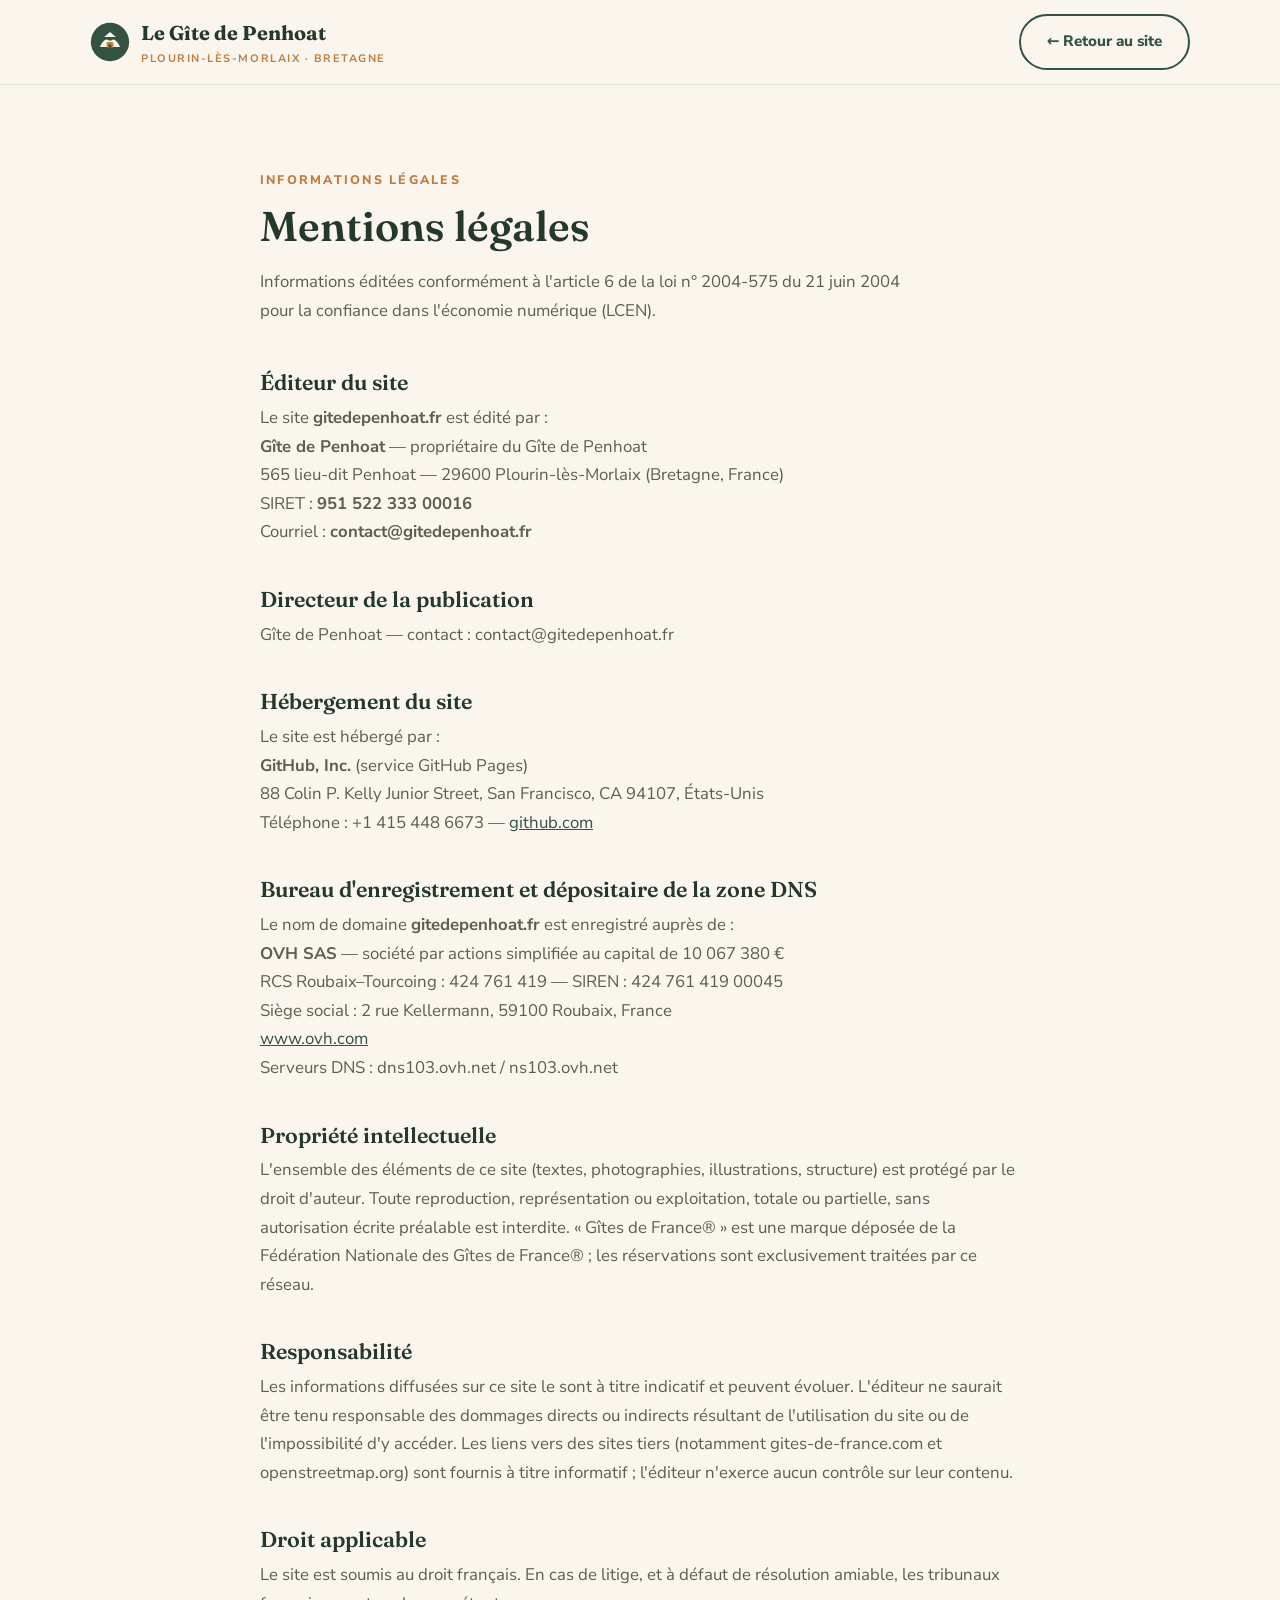
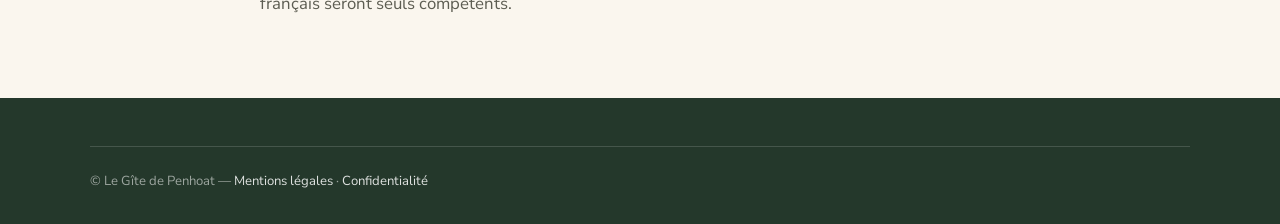
<file: mentions-legales.html>
<!DOCTYPE html>
<html lang="fr">
<head>
  <meta charset="UTF-8">
  <meta name="viewport" content="width=device-width, initial-scale=1.0">
  <title>Mentions légales — Le Gîte de Penhoat</title>
  <meta name="robots" content="noindex, follow">
  <link rel="preconnect" href="https://fonts.googleapis.com">
  <link rel="preconnect" href="https://fonts.gstatic.com" crossorigin>
  <link href="https://fonts.googleapis.com/css2?family=Fraunces:opsz,wght@9..144,600;9..144,700&family=Nunito+Sans:opsz,wght@6..12,400;6..12,700;6..12,800&display=swap" rel="stylesheet">
  <link rel="stylesheet" href="assets/css/style.css">
  <link rel="icon" href="assets/img/favicon.svg" type="image/svg+xml">
</head>
<body>

  <header class="header" id="top">
    <div class="container header__inner">
      <a class="brand" href="./">
        <svg class="brand__mark" viewBox="0 0 48 48" fill="none" aria-hidden="true">
          <circle cx="24" cy="24" r="23" fill="#33523f"/>
          <path d="M12 30c2-6 6-9 8-9s2.5 1.5 4 1.5S26.5 21 28 21s6 3 8 9z" fill="#faf6ee"/>
          <rect x="20" y="24" width="8" height="7" rx="1" fill="#c17a3f"/>
          <path d="M24 12l7 6h-14z" fill="#faf6ee"/>
          <rect x="22.5" y="27" width="3" height="4" rx="0.8" fill="#33523f"/>
        </svg>
        <span>Le Gîte de Penhoat<small>Plourin-lès-Morlaix · Bretagne</small></span>
      </a>
      <a class="btn btn--outline" href="./">← Retour au site</a>
    </div>
  </header>

  <main>
    <section class="section">
      <div class="container legal-page">
        <span class="section__eyebrow">Informations légales</span>
        <h1 class="section__title">Mentions légales</h1>
        <p class="section__intro">Informations éditées conformément à l'article 6 de la loi n° 2004-575 du 21 juin 2004 pour la confiance dans l'économie numérique (LCEN).</p>

        <h2>Éditeur du site</h2>
        <p>
          Le site <strong>gitedepenhoat.fr</strong> est édité par :<br>
          <strong>Gîte de Penhoat</strong> — propriétaire du Gîte de Penhoat<br>
          565 lieu-dit Penhoat — 29600 Plourin-lès-Morlaix (Bretagne, France)<br>
          SIRET : <strong>951 522 333 00016</strong><br>
          Courriel : <strong>contact@gitedepenhoat.fr</strong>
        </p>

        <h2>Directeur de la publication</h2>
        <p>Gîte de Penhoat — contact : contact@gitedepenhoat.fr</p>

        <h2>Hébergement du site</h2>
        <p>
          Le site est hébergé par :
        </p>
        <p>
          <strong>GitHub, Inc.</strong> (service GitHub Pages)<br>
          88 Colin P. Kelly Junior Street, San Francisco, CA 94107, États-Unis<br>
          Téléphone : +1 415 448 6673 —
          <a href="https://github.com" target="_blank" rel="noopener">github.com</a>
        </p>

        <h2>Bureau d'enregistrement et dépositaire de la zone DNS</h2>
        <p>
          Le nom de domaine <strong>gitedepenhoat.fr</strong> est enregistré auprès de :
        </p>
        <p>
          <strong>OVH SAS</strong> — société par actions simplifiée au capital de 10 067 380 €<br>
          RCS Roubaix–Tourcoing : 424 761 419 — SIREN : 424 761 419 00045<br>
          Siège social : 2 rue Kellermann, 59100 Roubaix, France<br>
          <a href="https://www.ovh.com" target="_blank" rel="noopener">www.ovh.com</a>
        </p>
        <p>
          Serveurs DNS : dns103.ovh.net / ns103.ovh.net
        </p>

        <h2>Propriété intellectuelle</h2>
        <p>
          L'ensemble des éléments de ce site (textes, photographies, illustrations, structure) est
          protégé par le droit d'auteur. Toute reproduction, représentation ou exploitation,
          totale ou partielle, sans autorisation écrite préalable est interdite.
          « Gîtes de France® » est une marque déposée de la Fédération Nationale des Gîtes de France® ;
          les réservations sont exclusivement traitées par ce réseau.
        </p>

        <h2>Responsabilité</h2>
        <p>
          Les informations diffusées sur ce site le sont à titre indicatif et peuvent évoluer.
          L'éditeur ne saurait être tenu responsable des dommages directs ou indirects résultant
          de l'utilisation du site ou de l'impossibilité d'y accéder. Les liens vers des sites
          tiers (notamment gites-de-france.com et openstreetmap.org) sont fournis
          à titre informatif ; l'éditeur n'exerce aucun contrôle sur leur contenu.
        </p>

        <h2>Droit applicable</h2>
        <p>
          Le site est soumis au droit français. En cas de litige, et à défaut de résolution
          amiable, les tribunaux français seront seuls compétents.
        </p>
      </div>
    </section>
  </main>

  <footer class="footer">
    <div class="container">
      <div class="footer__bottom">
        <span>© Le Gîte de Penhoat — <a href="mentions-legales.html">Mentions légales</a> · <a href="politique-de-confidentialite.html">Confidentialité</a></span>
      </div>
    </div>
  </footer>

</body>
</html>
</file>
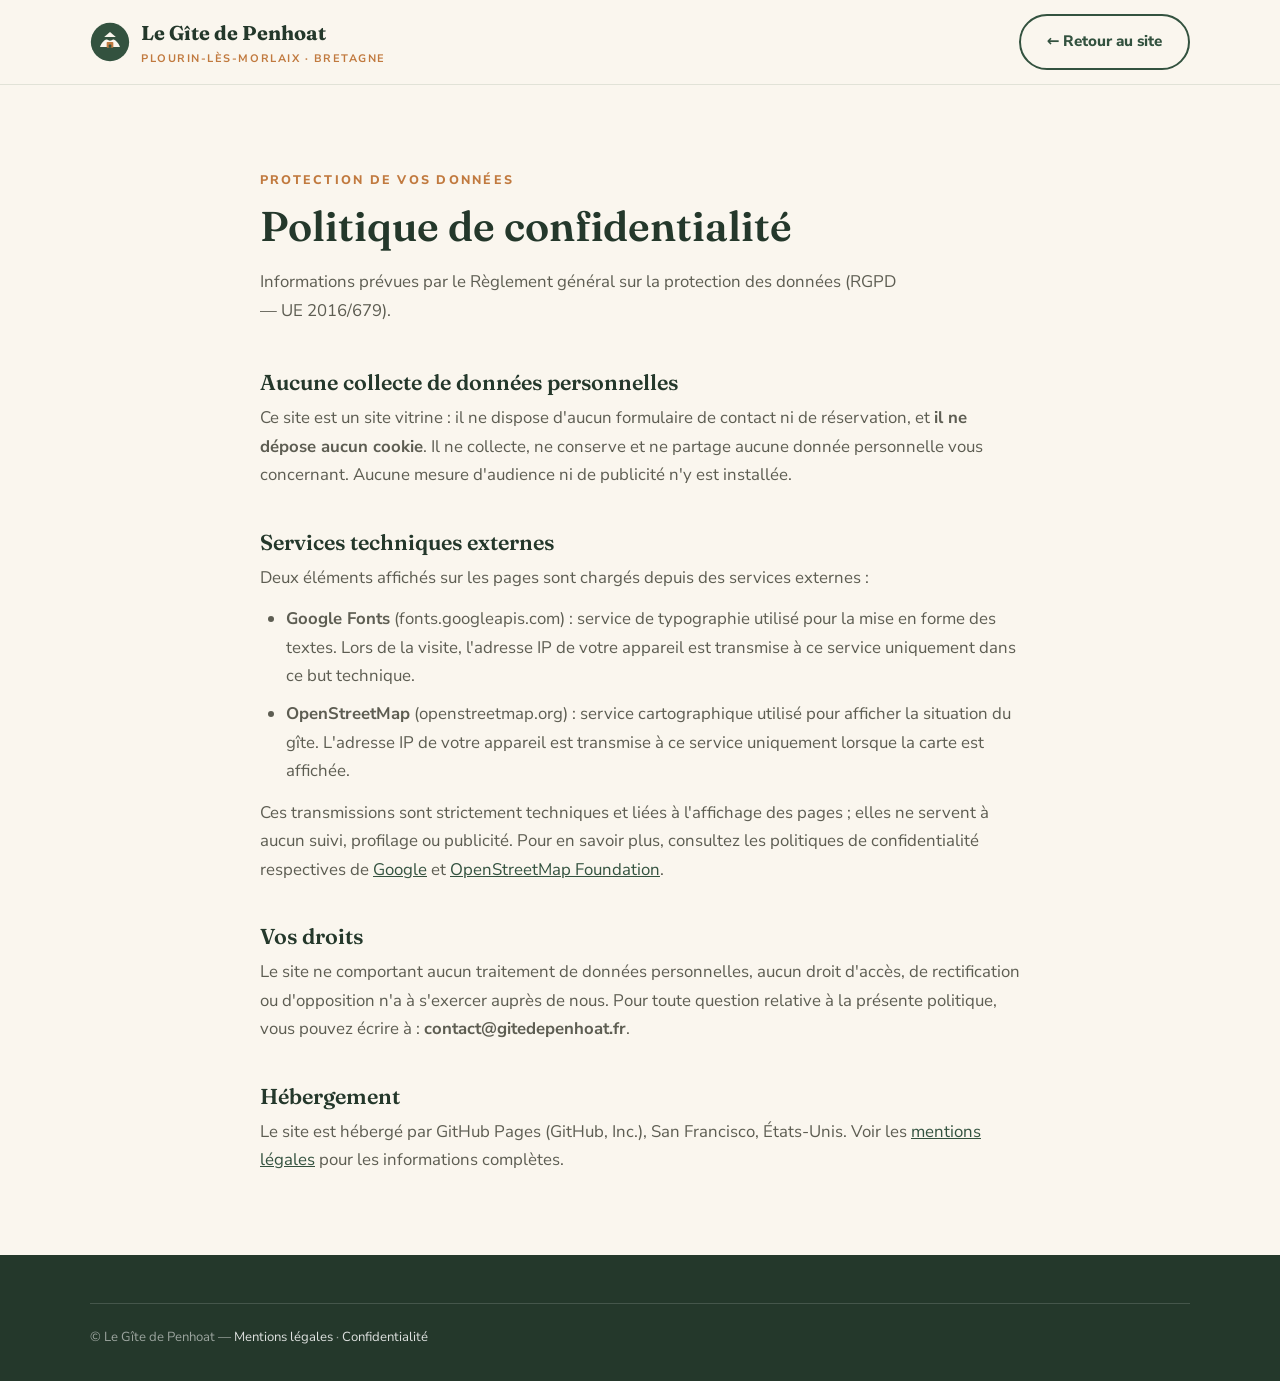
<file: politique-de-confidentialite.html>
<!DOCTYPE html>
<html lang="fr">
<head>
  <meta charset="UTF-8">
  <meta name="viewport" content="width=device-width, initial-scale=1.0">
  <title>Politique de confidentialité — Le Gîte de Penhoat</title>
  <meta name="robots" content="noindex, follow">
  <link rel="preconnect" href="https://fonts.googleapis.com">
  <link rel="preconnect" href="https://fonts.gstatic.com" crossorigin>
  <link href="https://fonts.googleapis.com/css2?family=Fraunces:opsz,wght@9..144,600;9..144,700&family=Nunito+Sans:opsz,wght@6..12,400;6..12,700;6..12,800&display=swap" rel="stylesheet">
  <link rel="stylesheet" href="assets/css/style.css">
  <link rel="icon" href="assets/img/favicon.svg" type="image/svg+xml">
</head>
<body>

  <header class="header" id="top">
    <div class="container header__inner">
      <a class="brand" href="./">
        <svg class="brand__mark" viewBox="0 0 48 48" fill="none" aria-hidden="true">
          <circle cx="24" cy="24" r="23" fill="#33523f"/>
          <path d="M12 30c2-6 6-9 8-9s2.5 1.5 4 1.5S26.5 21 28 21s6 3 8 9z" fill="#faf6ee"/>
          <rect x="20" y="24" width="8" height="7" rx="1" fill="#c17a3f"/>
          <path d="M24 12l7 6h-14z" fill="#faf6ee"/>
          <rect x="22.5" y="27" width="3" height="4" rx="0.8" fill="#33523f"/>
        </svg>
        <span>Le Gîte de Penhoat<small>Plourin-lès-Morlaix · Bretagne</small></span>
      </a>
      <a class="btn btn--outline" href="./">← Retour au site</a>
    </div>
  </header>

  <main>
    <section class="section">
      <div class="container legal-page">
        <span class="section__eyebrow">Protection de vos données</span>
        <h1 class="section__title">Politique de confidentialité</h1>
        <p class="section__intro">Informations prévues par le Règlement général sur la protection des données (RGPD — UE 2016/679).</p>

        <h2>Aucune collecte de données personnelles</h2>
        <p>
          Ce site est un site vitrine : il ne dispose d'aucun formulaire de contact ni de réservation,
          et <strong>il ne dépose aucun cookie</strong>. Il ne collecte, ne conserve et ne partage
          aucune donnée personnelle vous concernant. Aucune mesure d'audience ni de publicité
          n'y est installée.
        </p>

        <h2>Services techniques externes</h2>
        <p>
          Deux éléments affichés sur les pages sont chargés depuis des services externes :
        </p>
        <ul>
          <li>
            <strong>Google Fonts</strong> (fonts.googleapis.com) : service de typographie utilisé
            pour la mise en forme des textes. Lors de la visite, l'adresse IP de votre appareil
            est transmise à ce service uniquement dans ce but technique.
          </li>
          <li>
            <strong>OpenStreetMap</strong> (openstreetmap.org) : service cartographique utilisé
            pour afficher la situation du gîte. L'adresse IP de votre appareil est transmise à ce
            service uniquement lorsque la carte est affichée.
          </li>
        </ul>
        <p>
          Ces transmissions sont strictement techniques et liées à l'affichage des pages ;
          elles ne servent à aucun suivi, profilage ou publicité. Pour en savoir plus, consultez
          les politiques de confidentialité respectives de
          <a href="https://policies.google.com/privacy" target="_blank" rel="noopener">Google</a> et
          <a href="https://wiki.osmfoundation.org/wiki/Privacy_Policy" target="_blank" rel="noopener">OpenStreetMap Foundation</a>.
        </p>

        <h2>Vos droits</h2>
        <p>
          Le site ne comportant aucun traitement de données personnelles, aucun droit d'accès,
          de rectification ou d'opposition n'a à s'exercer auprès de nous. Pour toute question
          relative à la présente politique, vous pouvez écrire à : <strong>contact@gitedepenhoat.fr</strong>.
        </p>

        <h2>Hébergement</h2>
        <p>
          Le site est hébergé par GitHub Pages (GitHub, Inc.), San Francisco, États-Unis.
          Voir les <a href="mentions-legales.html">mentions légales</a> pour les informations complètes.
        </p>
      </div>
    </section>
  </main>

  <footer class="footer">
    <div class="container">
      <div class="footer__bottom">
        <span>© Le Gîte de Penhoat — <a href="mentions-legales.html">Mentions légales</a> · <a href="politique-de-confidentialite.html">Confidentialité</a></span>
      </div>
    </div>
  </footer>

</body>
</html>
</file>
<file: assets/css/style.css>
/* ==========================================================================
   Le Gîte de Penhoat — Feuille de style
   ========================================================================== */

:root {
  --green: #33523f;
  --green-dark: #24382b;
  --green-soft: #e7efe6;
  --cream: #faf6ee;
  --sand: #f1e9d8;
  --accent: #c17a3f;
  --accent-dark: #a5602c;
  --text: #2b2b26;
  --text-soft: #5d5d52;
  --white: #ffffff;
  --radius: 18px;
  --shadow: 0 10px 30px rgba(36, 56, 43, 0.12);
  --font-display: "Fraunces", Georgia, serif;
  --font-body: "Nunito Sans", system-ui, -apple-system, "Segoe UI", sans-serif;
}

*,
*::before,
*::after {
  box-sizing: border-box;
  margin: 0;
  padding: 0;
}

html {
  scroll-behavior: smooth;
}

body {
  font-family: var(--font-body);
  color: var(--text);
  background: var(--cream);
  line-height: 1.7;
  font-size: 1.05rem;
  -webkit-font-smoothing: antialiased;
}

img,
svg {
  max-width: 100%;
  display: block;
}

a {
  color: var(--green);
  text-decoration: none;
}

h1, h2, h3 {
  font-family: var(--font-display);
  font-weight: 600;
  line-height: 1.2;
  color: var(--green-dark);
}

.container {
  width: min(1100px, 92%);
  margin-inline: auto;
}

.section {
  padding: 5rem 0;
}

.section--alt {
  background: var(--white);
}

.section__eyebrow {
  display: inline-block;
  text-transform: uppercase;
  letter-spacing: 0.18em;
  font-size: 0.78rem;
  font-weight: 800;
  color: var(--accent);
  margin-bottom: 0.75rem;
}

.section__title {
  font-size: clamp(1.8rem, 4vw, 2.6rem);
  margin-bottom: 1rem;
}

.section__intro {
  max-width: 640px;
  color: var(--text-soft);
  margin-bottom: 2.5rem;
}

/* --------------------------------------------------------------------------
   Header
   -------------------------------------------------------------------------- */

.header {
  position: sticky;
  top: 0;
  z-index: 50;
  background: rgba(250, 246, 238, 0.92);
  backdrop-filter: blur(10px);
  border-bottom: 1px solid rgba(51, 82, 63, 0.12);
  transition: box-shadow 0.3s ease;
}

.header--scrolled {
  box-shadow: 0 4px 20px rgba(36, 56, 43, 0.1);
}

.header__inner {
  display: flex;
  align-items: center;
  justify-content: space-between;
  gap: 1.5rem;
  padding: 0.9rem 0;
}

.brand {
  display: flex;
  align-items: center;
  gap: 0.7rem;
  font-family: var(--font-display);
  font-size: 1.25rem;
  font-weight: 700;
  color: var(--green-dark);
}

.brand__mark {
  width: 40px;
  height: 40px;
  flex: none;
}

.brand small {
  display: block;
  font-family: var(--font-body);
  font-size: 0.68rem;
  font-weight: 700;
  letter-spacing: 0.14em;
  text-transform: uppercase;
  color: var(--accent);
}

.nav {
  display: flex;
  align-items: center;
  gap: 1.6rem;
}

.nav a:not(.lang-switch a) {
  font-weight: 700;
  font-size: 0.95rem;
  color: var(--text);
  transition: color 0.2s;
}

.nav a:not(.lang-switch a):hover {
  color: var(--accent);
}

.lang-switch {
  display: flex;
  gap: 0.15rem;
  align-items: center;
  border: 1px solid rgba(51, 82, 63, 0.25);
  border-radius: 999px;
  padding: 0.2rem 0.35rem;
}

.lang-switch a {
  font-size: 0.78rem;
  font-weight: 800;
  padding: 0.25rem 0.55rem;
  border-radius: 999px;
  color: var(--text-soft);
  letter-spacing: 0.04em;
}

.lang-switch a:hover {
  color: var(--green);
}

.lang-switch a[aria-current="true"] {
  background: var(--green);
  color: var(--white);
}

.btn {
  display: inline-flex;
  align-items: center;
  gap: 0.55rem;
  padding: 0.8rem 1.6rem;
  border-radius: 999px;
  font-weight: 800;
  font-size: 0.95rem;
  border: 2px solid transparent;
  cursor: pointer;
  transition: transform 0.2s, background 0.2s, color 0.2s, border-color 0.2s;
}

.btn:hover {
  transform: translateY(-2px);
}

.btn--primary {
  background: var(--accent);
  color: var(--white);
}

.btn--primary:hover {
  background: var(--accent-dark);
}

.btn--outline {
  border-color: var(--green);
  color: var(--green);
}

.btn--outline:hover {
  background: var(--green);
  color: var(--white);
}

.btn--ghost {
  background: var(--white);
  color: var(--green-dark);
  border-color: rgba(51, 82, 63, 0.2);
}

.btn--lg {
  padding: 1rem 2.2rem;
  font-size: 1.05rem;
}

.nav-toggle {
  display: none;
  background: none;
  border: none;
  cursor: pointer;
  padding: 0.5rem;
}

.nav-toggle span,
.nav-toggle span::before,
.nav-toggle span::after {
  display: block;
  width: 24px;
  height: 2.5px;
  background: var(--green-dark);
  border-radius: 2px;
  content: "";
  position: relative;
  transition: transform 0.25s, top 0.25s;
}

.nav-toggle span::before {
  position: absolute;
  top: -8px;
}

.nav-toggle span::after {
  position: absolute;
  top: 8px;
}

/* --------------------------------------------------------------------------
   Hero
   -------------------------------------------------------------------------- */

.hero {
  position: relative;
  background: linear-gradient(180deg, #dcead9 0%, #eef3e4 55%, var(--cream) 100%);
  overflow: hidden;
  padding: 4rem 0 0;
}

.hero__grid {
  display: grid;
  grid-template-columns: 1.05fr 0.95fr;
  gap: 3rem;
  align-items: center;
  padding-bottom: 3rem;
}

.hero__title {
  font-size: clamp(2.4rem, 5.5vw, 3.8rem);
  margin-bottom: 0.4rem;
}

.hero__location {
  font-size: 1.05rem;
  font-weight: 800;
  letter-spacing: 0.12em;
  text-transform: uppercase;
  color: var(--accent);
  margin-bottom: 1.4rem;
}

.hero__text {
  font-size: 1.15rem;
  color: var(--text-soft);
  max-width: 520px;
  margin-bottom: 2rem;
}

.hero__actions {
  display: flex;
  flex-wrap: wrap;
  gap: 1rem;
  margin-bottom: 2.2rem;
}

.hero__stats {
  display: flex;
  flex-wrap: wrap;
  gap: 1rem;
}

.stat {
  background: var(--white);
  border-radius: var(--radius);
  padding: 0.8rem 1.3rem;
  box-shadow: var(--shadow);
  display: flex;
  align-items: center;
  gap: 0.7rem;
}

.stat svg {
  width: 26px;
  height: 26px;
  flex: none;
}

.stat b {
  display: block;
  font-size: 1.05rem;
  line-height: 1.2;
}

.stat span {
  font-size: 0.78rem;
  color: var(--text-soft);
}

.hero__visual {
  position: relative;
}

.hero__visual svg {
  width: 100%;
  height: auto;
  border-radius: var(--radius);
  box-shadow: var(--shadow);
}

.hero__badge {
  position: absolute;
  top: -1.2rem;
  right: 1rem;
  background: var(--green);
  color: var(--white);
  border-radius: 999px;
  padding: 0.7rem 1.2rem;
  font-weight: 800;
  font-size: 0.9rem;
  box-shadow: var(--shadow);
  display: flex;
  align-items: center;
  gap: 0.5rem;
}

.hero__badge .stars {
  color: #f4c95d;
  letter-spacing: 0.05em;
}

.photo-note {
  margin-top: 0.8rem;
  font-size: 0.8rem;
  color: var(--text-soft);
  font-style: italic;
  text-align: center;
}

/* --------------------------------------------------------------------------
   À propos
   -------------------------------------------------------------------------- */

.about__grid {
  display: grid;
  grid-template-columns: 1fr 1fr;
  gap: 3rem;
  align-items: center;
}

.about__content p + p {
  margin-top: 1rem;
}

.about__highlight {
  margin-top: 1.6rem;
  background: var(--green-soft);
  border-left: 4px solid var(--accent);
  border-radius: 12px;
  padding: 1.1rem 1.3rem;
  font-weight: 700;
  color: var(--green-dark);
}

.about__visual {
  position: relative;
}

.about__visual svg {
  border-radius: var(--radius);
  box-shadow: var(--shadow);
}

/* --------------------------------------------------------------------------
   Équipements
   -------------------------------------------------------------------------- */

.amenities__grid {
  display: grid;
  grid-template-columns: repeat(auto-fill, minmax(230px, 1fr));
  gap: 1.1rem;
}

.amenity {
  background: var(--cream);
  border: 1px solid rgba(51, 82, 63, 0.1);
  border-radius: var(--radius);
  padding: 1.3rem 1.2rem;
  display: flex;
  align-items: center;
  gap: 0.9rem;
  transition: transform 0.2s, box-shadow 0.2s;
}

.amenity:hover {
  transform: translateY(-3px);
  box-shadow: var(--shadow);
}

.amenity svg {
  width: 30px;
  height: 30px;
  flex: none;
  color: var(--accent);
}

.amenity b {
  display: block;
  font-size: 0.98rem;
}

.amenity--included {
  background: var(--green-soft);
  border-color: transparent;
}

.amenity--included b {
  color: var(--green-dark);
}

.amenity--included span {
  font-size: 0.78rem;
  color: var(--text-soft);
  display: block;
}

/* --------------------------------------------------------------------------
   Alentours
   -------------------------------------------------------------------------- */

.around__grid {
  display: grid;
  grid-template-columns: 1fr 1fr;
  gap: 3rem;
  align-items: start;
}

.distances {
  list-style: none;
  display: grid;
  gap: 0.7rem;
}

.distances li {
  display: flex;
  justify-content: space-between;
  align-items: center;
  gap: 1rem;
  background: var(--white);
  border: 1px solid rgba(51, 82, 63, 0.1);
  border-radius: 12px;
  padding: 0.75rem 1.1rem;
}

.distances li span {
  font-weight: 700;
  white-space: nowrap;
  color: var(--accent);
  font-size: 0.92rem;
}

.map-frame {
  border-radius: var(--radius);
  overflow: hidden;
  box-shadow: var(--shadow);
  border: 6px solid var(--white);
  line-height: 0;
}

.map-frame iframe {
  width: 100%;
  height: 420px;
  border: 0;
}

/* --------------------------------------------------------------------------
   Avis
   -------------------------------------------------------------------------- */

.rating-summary {
  display: flex;
  align-items: center;
  gap: 1.4rem;
  flex-wrap: wrap;
  margin-bottom: 2.4rem;
  background: var(--white);
  border-radius: var(--radius);
  padding: 1.4rem 1.8rem;
  box-shadow: var(--shadow);
}

.rating-summary__score {
  font-family: var(--font-display);
  font-size: 2.6rem;
  font-weight: 700;
  color: var(--green-dark);
  line-height: 1;
}

.rating-summary__score small {
  font-size: 1.2rem;
  color: var(--text-soft);
}

.rating-summary__stars {
  color: #e8b64c;
  font-size: 1.4rem;
  letter-spacing: 0.1em;
}

.rating-summary__count {
  color: var(--text-soft);
  font-weight: 700;
}

.reviews__grid {
  display: grid;
  grid-template-columns: repeat(auto-fit, minmax(280px, 1fr));
  gap: 1.4rem;
}

.review {
  background: var(--white);
  border-radius: var(--radius);
  padding: 1.6rem 1.5rem;
  box-shadow: var(--shadow);
  display: flex;
  flex-direction: column;
  gap: 0.7rem;
}

.review__stars {
  color: #e8b64c;
  letter-spacing: 0.12em;
}

.review h3 {
  font-size: 1.15rem;
}

.review p {
  color: var(--text-soft);
  font-size: 0.98rem;
  flex: 1;
}

.review__author {
  font-size: 0.85rem;
  font-weight: 800;
  color: var(--green);
}

.review__note {
  font-size: 0.75rem;
  color: var(--text-soft);
  font-style: italic;
}

/* --------------------------------------------------------------------------
   Infos pratiques + CTA
   -------------------------------------------------------------------------- */

.practical {
  display: grid;
  grid-template-columns: repeat(auto-fit, minmax(240px, 1fr));
  gap: 1.1rem;
  margin-bottom: 3.5rem;
}

.practical__card {
  background: var(--white);
  border-radius: var(--radius);
  padding: 1.5rem 1.4rem;
  box-shadow: var(--shadow);
  display: flex;
  gap: 1rem;
  align-items: flex-start;
}

.practical__card svg {
  width: 30px;
  height: 30px;
  flex: none;
  color: var(--accent);
}

.practical__card b {
  display: block;
  margin-bottom: 0.2rem;
}

.practical__card p {
  font-size: 0.92rem;
  color: var(--text-soft);
}

.cta-band {
  position: relative;
  background: var(--green-dark);
  border-radius: calc(var(--radius) + 6px);
  color: var(--white);
  text-align: center;
  padding: 4rem 2rem;
  overflow: hidden;
}

.cta-band::before {
  content: "";
  position: absolute;
  inset: 0;
  background: radial-gradient(circle at 20% 20%, rgba(193, 122, 63, 0.35), transparent 45%),
    radial-gradient(circle at 80% 80%, rgba(193, 122, 63, 0.25), transparent 40%);
}

.cta-band > * {
  position: relative;
}

.cta-band h2 {
  color: var(--white);
  font-size: clamp(1.7rem, 3.5vw, 2.4rem);
  margin-bottom: 0.8rem;
}

.cta-band p {
  max-width: 560px;
  margin: 0 auto 2rem;
  color: rgba(255, 255, 255, 0.85);
}

.cta-band .btn--primary {
  background: var(--accent);
}

.cta-band .btn--primary:hover {
  background: var(--white);
  color: var(--green-dark);
}

.cta-band .btn--ghost:hover {
  background: rgba(255, 255, 255, 0.15);
  color: var(--white);
  border-color: rgba(255, 255, 255, 0.5);
}

.cta-band__note {
  margin-top: 1.2rem;
  font-size: 0.82rem;
  color: rgba(255, 255, 255, 0.6);
}

/* --------------------------------------------------------------------------
   Footer
   -------------------------------------------------------------------------- */

.footer {
  background: var(--green-dark);
  color: rgba(255, 255, 255, 0.8);
  padding: 3rem 0 2rem;
  font-size: 0.95rem;
}

.footer__grid {
  display: grid;
  grid-template-columns: 1.4fr 1fr 1fr;
  gap: 2.5rem;
  margin-bottom: 2.5rem;
}

.footer h3 {
  color: var(--white);
  margin-bottom: 0.8rem;
  font-size: 1.1rem;
}

.footer a {
  color: rgba(255, 255, 255, 0.85);
}

.footer a:hover {
  color: #f4c95d;
}

.footer ul {
  list-style: none;
  display: grid;
  gap: 0.45rem;
}

.footer__bottom {
  border-top: 1px solid rgba(255, 255, 255, 0.15);
  padding-top: 1.4rem;
  display: flex;
  justify-content: space-between;
  gap: 1rem;
  flex-wrap: wrap;
  font-size: 0.82rem;
  color: rgba(255, 255, 255, 0.55);
}

/* --------------------------------------------------------------------------
   Bandeau CTA mobile
   -------------------------------------------------------------------------- */

.mobile-cta {
  display: none;
  position: fixed;
  bottom: 0;
  left: 0;
  right: 0;
  z-index: 40;
  background: var(--green-dark);
  padding: 0.7rem 1rem;
  box-shadow: 0 -6px 20px rgba(36, 56, 43, 0.25);
}

.mobile-cta a {
  display: block;
  text-align: center;
  background: var(--accent);
  color: var(--white);
  font-weight: 800;
  border-radius: 999px;
  padding: 0.85rem;
}

/* --------------------------------------------------------------------------
   Animations
   -------------------------------------------------------------------------- */

.reveal {
  opacity: 0;
  transform: translateY(26px);
  transition: opacity 0.7s ease, transform 0.7s ease;
}

.reveal--visible {
  opacity: 1;
  transform: none;
}

@media (prefers-reduced-motion: reduce) {
  html {
    scroll-behavior: auto;
  }
  .reveal {
    opacity: 1;
    transform: none;
    transition: none;
  }
}

/* --------------------------------------------------------------------------
   Responsive
   -------------------------------------------------------------------------- */

@media (max-width: 900px) {
  .hero__grid,
  .about__grid,
  .around__grid {
    grid-template-columns: 1fr;
  }

  .hero__visual {
    order: -1;
  }

  .footer__grid {
    grid-template-columns: 1fr;
    gap: 1.8rem;
  }
}

@media (max-width: 760px) {
  .nav {
    position: absolute;
    top: 100%;
    left: 0;
    right: 0;
    background: var(--cream);
    flex-direction: column;
    align-items: stretch;
    gap: 0;
    padding: 0.5rem 1.2rem 1.2rem;
    border-bottom: 1px solid rgba(51, 82, 63, 0.12);
    display: none;
    box-shadow: 0 12px 20px rgba(36, 56, 43, 0.08);
  }

  .nav--open {
    display: flex;
  }

  .nav > a {
    padding: 0.8rem 0;
    border-bottom: 1px solid rgba(51, 82, 63, 0.08);
  }

  .nav .btn,
  .nav .lang-switch {
    margin-top: 0.9rem;
    align-self: flex-start;
  }

  .nav .lang-switch {
    align-self: center;
  }

  .nav-toggle {
    display: block;
  }

  .header__cta {
    display: none;
  }

  .mobile-cta {
    display: block;
  }

  body {
    padding-bottom: 4.2rem;
  }

  .section {
    padding: 3.4rem 0;
  }
}

/* --------------------------------------------------------------------------
   Photos (hero, à propos)
   -------------------------------------------------------------------------- */

.hero-photo {
  width: 100%;
  aspect-ratio: 4 / 3;
  object-fit: cover;
  border-radius: var(--radius);
  box-shadow: var(--shadow);
}

.about__visual img {
  width: 100%;
  aspect-ratio: 4 / 3;
  object-fit: cover;
  border-radius: var(--radius);
  box-shadow: var(--shadow);
}

/* --------------------------------------------------------------------------
   Galerie
   -------------------------------------------------------------------------- */

.gallery {
  display: grid;
  grid-template-columns: repeat(4, 1fr);
  gap: 1.1rem;
}

.gallery__item {
  position: relative;
  margin: 0;
  border-radius: 14px;
  overflow: hidden;
  box-shadow: var(--shadow);
  cursor: zoom-in;
  background: var(--green-soft);
}

.gallery__item img {
  width: 100%;
  aspect-ratio: 4 / 3;
  object-fit: cover;
  transition: transform 0.35s ease;
}

.gallery__item:hover img {
  transform: scale(1.06);
}

.gallery__item figcaption {
  position: absolute;
  left: 0;
  right: 0;
  bottom: 0;
  padding: 1.6rem 1rem 0.7rem;
  background: linear-gradient(180deg, transparent, rgba(36, 56, 43, 0.85));
  color: var(--white);
  font-size: 0.85rem;
  font-weight: 700;
}

/* --------------------------------------------------------------------------
   Photos de la région (alentours)
   -------------------------------------------------------------------------- */

.region-photos {
  display: grid;
  grid-template-columns: repeat(4, 1fr);
  gap: 1.1rem;
  margin-top: 2.5rem;
}

.region-card {
  position: relative;
  margin: 0;
  border-radius: 14px;
  overflow: hidden;
  box-shadow: var(--shadow);
  background: var(--green-soft);
}

.region-card img {
  width: 100%;
  aspect-ratio: 4 / 3;
  object-fit: cover;
}

.region-card figcaption {
  position: absolute;
  left: 0;
  right: 0;
  bottom: 0;
  padding: 1.4rem 0.9rem 0.6rem;
  background: linear-gradient(180deg, transparent, rgba(36, 56, 43, 0.85));
  color: var(--white);
  font-size: 0.8rem;
  font-weight: 700;
}

/* --------------------------------------------------------------------------
   Lightbox
   -------------------------------------------------------------------------- */

.lightbox {
  position: fixed;
  inset: 0;
  z-index: 100;
  display: none;
  align-items: center;
  justify-content: center;
  background: rgba(20, 26, 22, 0.92);
  padding: 2rem;
}

.lightbox--open {
  display: flex;
}

.lightbox img {
  max-width: min(1100px, 92vw);
  max-height: 86vh;
  border-radius: 12px;
  box-shadow: 0 24px 80px rgba(0, 0, 0, 0.55);
}

.lightbox__close {
  position: absolute;
  top: 1.2rem;
  right: 1.4rem;
  background: none;
  border: 2px solid rgba(255, 255, 255, 0.7);
  color: var(--white);
  font-size: 1.1rem;
  font-weight: 800;
  line-height: 1;
  border-radius: 999px;
  width: 44px;
  height: 44px;
  cursor: pointer;
  transition: background 0.2s;
}

.lightbox__close:hover {
  background: rgba(255, 255, 255, 0.15);
}

.lightbox__caption {
  position: absolute;
  bottom: 1.4rem;
  left: 0;
  right: 0;
  text-align: center;
  color: rgba(255, 255, 255, 0.85);
  font-weight: 700;
}

/* --------------------------------------------------------------------------
   Responsive photos
   -------------------------------------------------------------------------- */

@media (max-width: 900px) {
  .gallery,
  .region-photos {
    grid-template-columns: repeat(2, 1fr);
  }
}

/* Navigation de la visionneuse */
.lightbox__nav {
  position: absolute;
  top: 50%;
  transform: translateY(-50%);
  background: rgba(255, 255, 255, 0.12);
  border: 2px solid rgba(255, 255, 255, 0.55);
  color: var(--white);
  font-size: 1.5rem;
  font-weight: 800;
  line-height: 1;
  border-radius: 999px;
  width: 52px;
  height: 52px;
  cursor: pointer;
  transition: background 0.2s;
}

.lightbox__nav:hover {
  background: rgba(255, 255, 255, 0.28);
}

.lightbox__nav--prev {
  left: 1.2rem;
}

.lightbox__nav--next {
  right: 1.2rem;
}

.lightbox__counter {
  position: absolute;
  top: 1.6rem;
  left: 1.6rem;
  color: rgba(255, 255, 255, 0.85);
  font-weight: 800;
  font-size: 0.95rem;
}

@media (max-width: 600px) {
  .lightbox__nav {
    width: 42px;
    height: 42px;
    font-size: 1.15rem;
  }
  .lightbox__nav--prev { left: 0.6rem; }
  .lightbox__nav--next { right: 0.6rem; }
}

/* Légendes photos désactivées (demande du propriétaire) */
.gallery__item figcaption,
.region-card figcaption,
.lightbox__caption {
  display: none;
}

/* --------------------------------------------------------------------------
   Pages légales
   -------------------------------------------------------------------------- */

.legal-page {
  max-width: 760px;
}

.legal-page h2 {
  font-size: 1.35rem;
  margin-top: 2.2rem;
  margin-bottom: 0.5rem;
  padding-top: 0.3rem;
}

.legal-page p,
.legal-page ul {
  color: var(--text-soft);
}

.legal-page ul {
  list-style: disc;
  padding-left: 1.6rem;
  display: grid;
  gap: 0.6rem;
  margin: 0.8rem 0;
}

.legal-page a {
  text-decoration: underline;
}
</file>
